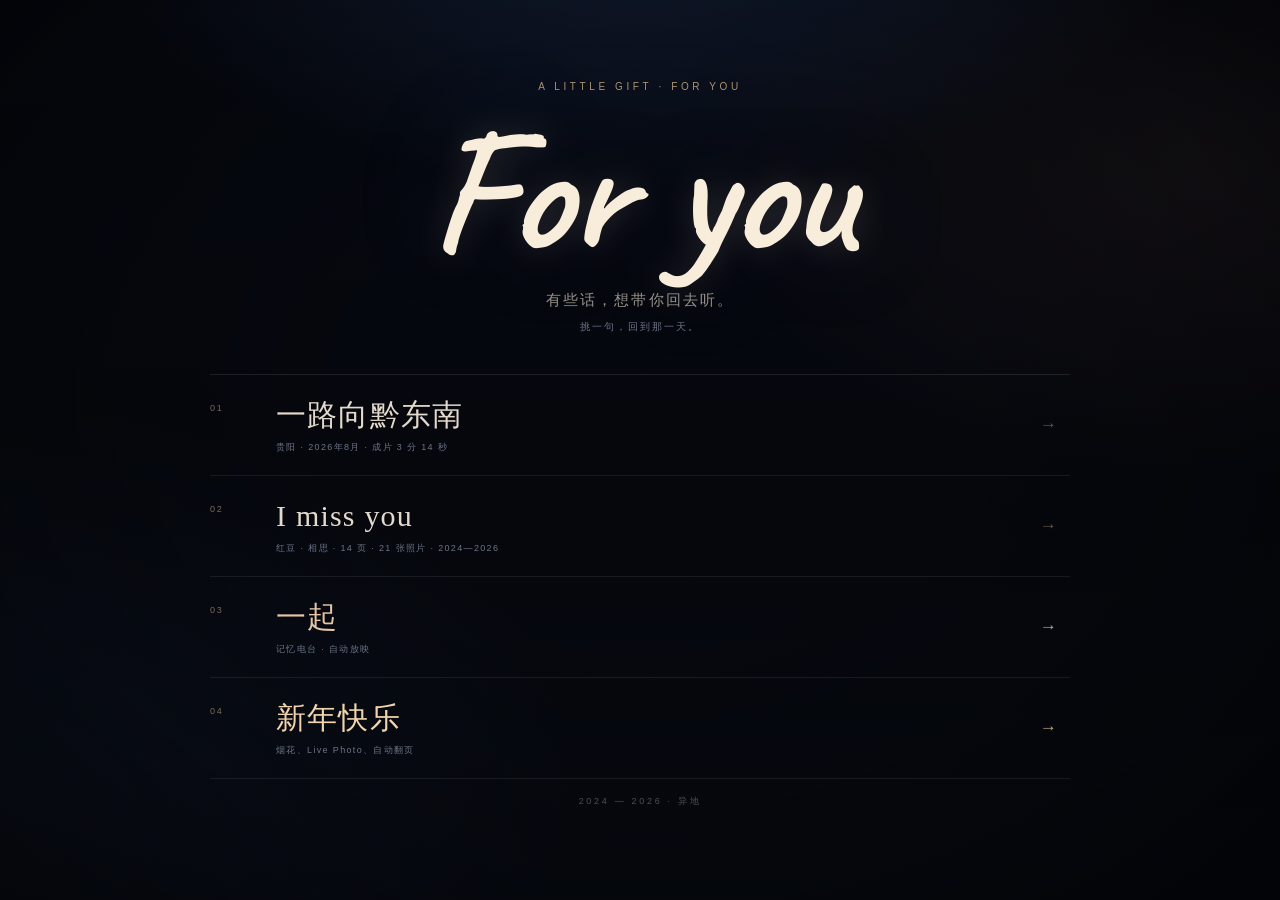
<file: index.html>
<!doctype html>
<html lang="zh-CN">
<head>
  <meta charset="utf-8">
  <meta name="viewport" content="width=device-width, initial-scale=1, viewport-fit=cover">
  <meta name="theme-color" content="#05070d">
  <meta name="description" content="有些话，想带你回去听。">
  <title>For you</title>
  <link rel="icon" href="assets/favicon.svg" type="image/svg+xml">
  <link rel="preload" href="assets/fonts/caveat-600.woff2" as="font" type="font/woff2" crossorigin>
  <link rel="stylesheet" href="styles.css">
</head>
<body class="entry home">
  <canvas id="stars" aria-hidden="true"></canvas>
  <div class="aurora" aria-hidden="true"></div>
  <div class="grain" aria-hidden="true"></div>

  <main class="entry-wrap home-wrap">
    <p class="eyebrow">A LITTLE GIFT · FOR YOU</p>
    <h1 class="home-title">For you</h1>
    <p class="entry-sub">有些话，想带你回去听。</p>
    <p class="entry-note">挑一句，回到那一天。</p>

    <nav class="sentence-list" aria-label="想带你回去的句子">
      <a class="sentence-item" href="guiyang.html" data-transition>
        <span class="sentence-index">01</span>
        <span class="sentence-text">一路向黔东南</span>
        <span class="sentence-meta">贵阳 · 2026年8月 · 成片 3 分 14 秒</span>
        <span class="sentence-arrow" aria-hidden="true">→</span>
      </a>

      <a class="sentence-item" href="miss-you.html" data-transition>
        <span class="sentence-index">02</span>
        <span class="sentence-text">I miss you</span>
        <span class="sentence-meta">红豆 · 相思 · 14 页 · 21 张照片 · 2024—2026</span>
        <span class="sentence-arrow" aria-hidden="true">→</span>
      </a>

      <a class="sentence-item sentence-item--together" href="together.html" data-transition>
        <span class="sentence-index">03</span>
        <span class="sentence-text">一起</span>
        <span class="sentence-meta">记忆电台 · 自动放映</span>
        <span class="sentence-arrow" aria-hidden="true">→</span>
      </a>

      <a class="sentence-item sentence-item--new-year" href="new-year.html" data-transition>
        <span class="sentence-index">04</span>
        <span class="sentence-text">新年快乐</span>
        <span class="sentence-meta">烟花、Live Photo、自动翻页</span>
        <span class="sentence-arrow" aria-hidden="true">→</span>
      </a>
    </nav>

    
    <p class="entry-foot">2024 — 2026 · 异地</p>
  </main>

  <script src="miss-you.js"></script>
  <script src="home.js"></script>
</body>
</html>
</file>
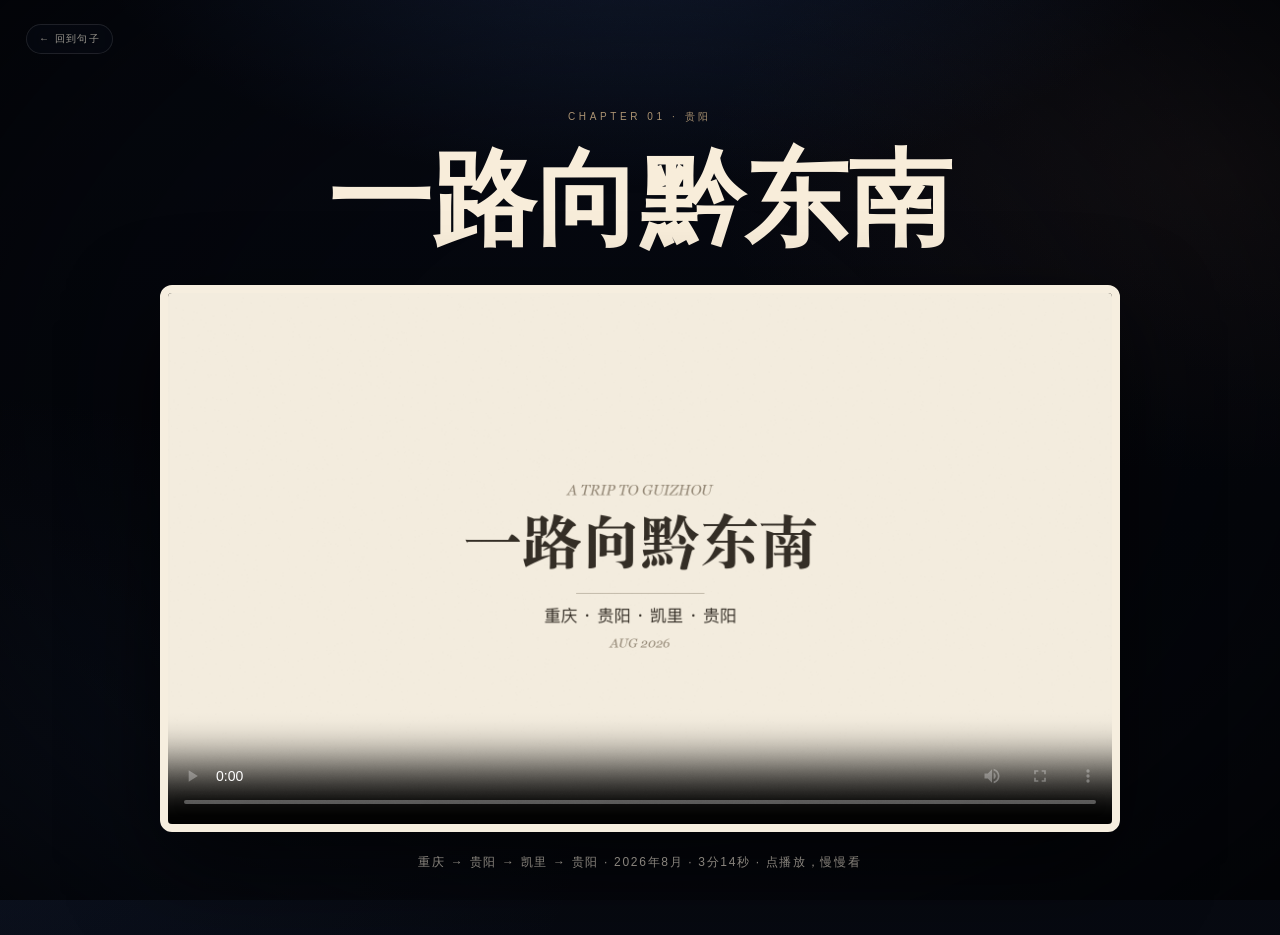
<file: guiyang.html>
<!doctype html>
<html lang="zh-CN">
<head>
  <meta charset="utf-8">
  <meta name="viewport" content="width=device-width, initial-scale=1, viewport-fit=cover">
  <meta name="theme-color" content="#05070d">
  <meta name="description" content="《贵阳》——2026年8月，一路向黔东南。">
  <title>贵阳 · 一路向黔东南</title>
  <link rel="icon" href="assets/favicon.svg" type="image/svg+xml">
  <link rel="preload" href="assets/fonts/caveat-600.woff2" as="font" type="font/woff2" crossorigin>
  <link rel="stylesheet" href="styles.css">
  <style>
    .film-page {
      position: relative;
      z-index: 2;
      min-height: 100svh;
      display: flex;
      flex-direction: column;
      align-items: center;
      justify-content: center;
      text-align: center;
      padding: 110px 22px 64px;
    }
    .film-title {
      font-family: "Caveat", "Bradley Hand", "Snell Roundhand", cursive;
      font-weight: 600;
      font-size: clamp(56px, 9vw, 104px);
      line-height: 0.95;
      color: #f8edda;
      margin: 0 0 34px;
    }
    .film-video {
      display: block;
      width: min(960px, 94vw);
      border: 8px solid #f6eedf;
      border-radius: 12px;
      background: #000;
      box-shadow: 0 34px 90px rgba(0, 0, 0, 0.6);
    }
    .film-note {
      margin: 22px 0 0;
      color: rgba(246, 236, 220, 0.55);
      font-size: 12px;
      letter-spacing: 0.14em;
    }
    @media (max-width: 760px) {
      .film-video { border-width: 5px; }
      .film-note { font-size: 10px; letter-spacing: 0.1em; }
    }
  </style>
</head>
<body class="night">
  <canvas id="stars" aria-hidden="true"></canvas>
  <div class="aurora" aria-hidden="true"></div>
  <div class="grain" aria-hidden="true"></div>

  <a class="top-back" href="index.html">← 回到句子</a>

  <main class="film-page">
    <p class="eyebrow">CHAPTER 01 · 贵阳</p>
    <h1 class="film-title">一路向黔东南</h1>
    <video class="film-video" controls playsinline preload="metadata" poster="assets/guiyang/title.png" aria-label="成片：一路向黔东南">
      <source src="assets/guiyang/film.mp4" type="video/mp4">
    </video>
    <p class="film-note">重庆 → 贵阳 → 凯里 → 贵阳 · 2026年8月 · 3分14秒 · 点播放，慢慢看</p>
  </main>

  <script src="miss-you.js"></script>
</body>
</html>
</file>
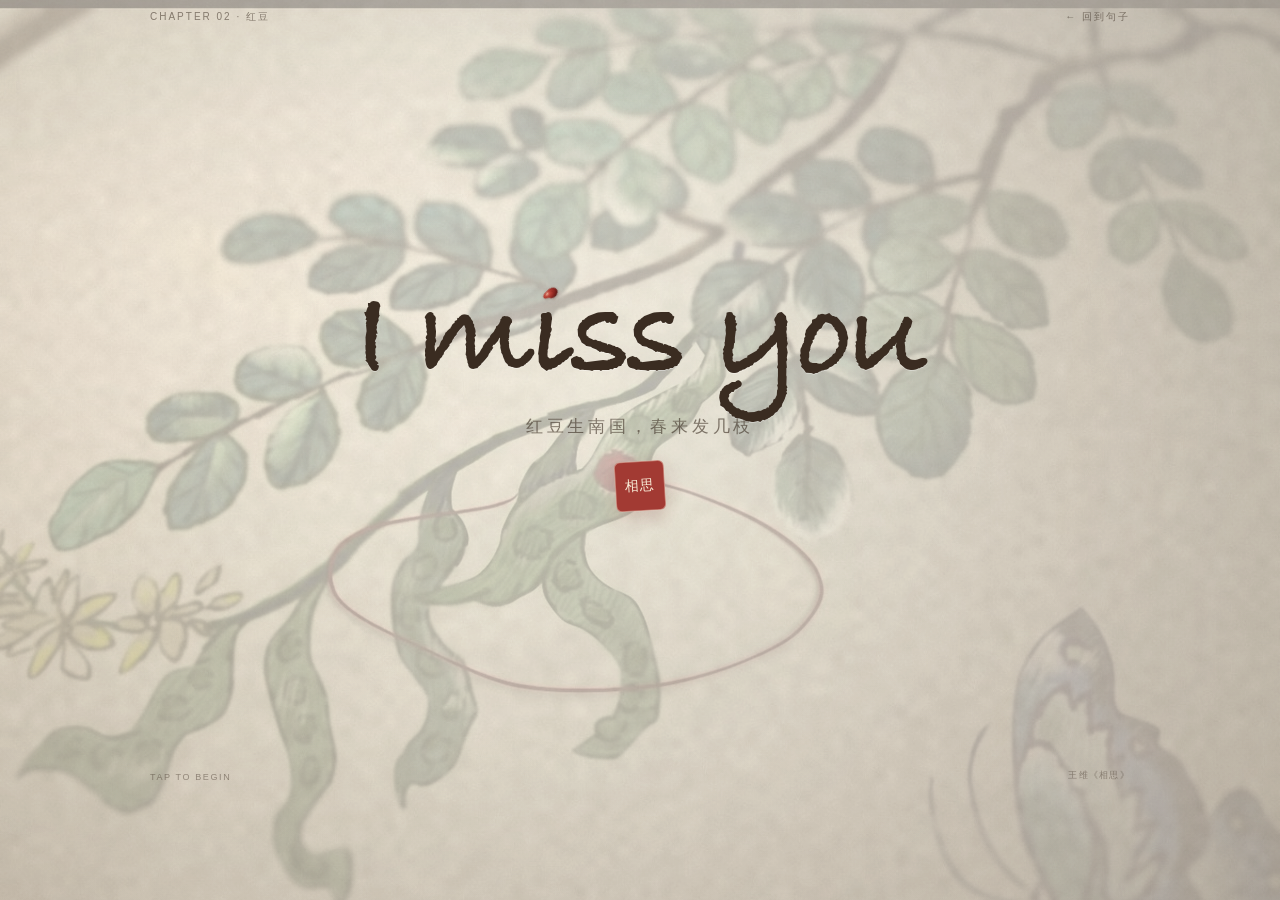
<file: miss-you.html>
<!doctype html>
<html lang="zh-CN">
<head>
  <meta charset="utf-8">
  <meta name="viewport" content="width=device-width, initial-scale=1, viewport-fit=cover">
  <meta name="theme-color" content="#081214">
  <title>红豆 · 相思 — I miss you</title>
  <link rel="stylesheet" href="assets/redbean/css/style.css">
  <link rel="stylesheet" href="assets/redbean/table.css">
</head>
<body class="locked">
  <section class="landing" id="landing">
    <div class="landing-paper" aria-hidden="true"></div>
    <div class="landing-wash" aria-hidden="true"></div>
    <div class="landing-branch" aria-hidden="true"></div>
    <div class="landing-inner">
      <div class="landing-top">
        <span>CHAPTER 02 · 红豆</span>
        <a class="rb-home" href="index.html">← 回到句子</a>
      </div>

      <button class="sentence" id="openMemory" aria-label="打开这一章">
        <span class="sentence-en">I m<span class="i-bean">ı<svg class="i-bean-mark" viewBox="0 0 64 44" aria-hidden="true">
          <defs>
            <radialGradient id="beanFill" cx="33%" cy="26%" r="80%">
              <stop offset="0" stop-color="#dd7863"/>
              <stop offset=".3" stop-color="#b84035"/>
              <stop offset=".66" stop-color="#8e2822"/>
              <stop offset="1" stop-color="#5a1714"/>
            </radialGradient>
            <linearGradient id="beanCrease" x1="0" y1="0" x2="1" y2="1">
              <stop offset="0" stop-color="#6c1c18" stop-opacity="0"/>
              <stop offset=".5" stop-color="#6c1c18" stop-opacity=".55"/>
              <stop offset="1" stop-color="#6c1c18" stop-opacity="0"/>
            </linearGradient>
          </defs>
          <path d="M32 3 C48 2 61 11 60 24 C59 35 47 41 34 39 C27 38 22 34 19 29 C16 24 12 22 7 20 C1 17 2 8 10 5 C17 2 24 4 32 3 Z" fill="url(#beanFill)"/>
          <path d="M35 12 C43 14 47 21 44 28" fill="none" stroke="url(#beanCrease)" stroke-width="2.4" stroke-linecap="round"/>
          <ellipse cx="22" cy="12" rx="7" ry="3.6" fill="rgba(255,236,214,.42)" transform="rotate(-24 22 12)"/>
          <path d="M9 18 C13 16 17 15 21 15" fill="none" stroke="rgba(91,24,20,.35)" stroke-width="1.4" stroke-linecap="round"/>
        </svg></span>ss you</span>
        <span class="sentence-cn">红豆生南国，春来发几枝</span>
        <span class="seal" aria-hidden="true">相思</span>
      </button>

      <div class="landing-bottom">
        <span class="hint">tap to begin</span>
        <span class="landing-credit">王维《相思》</span>
      </div>
    </div>
  </section>

  <main class="memory" id="memory" aria-hidden="true">
    <div class="ink" aria-hidden="true"></div>
    <div class="moon" aria-hidden="true"></div>
    <img class="branch branch--night" src="assets/redbean/art/redbean-branch.svg" alt="" aria-hidden="true">
    <div class="motif motif--umbrella" aria-hidden="true"></div>
    <img class="motif-hairpin" src="assets/redbean/art/hairpin.svg" alt="" aria-hidden="true">
    <canvas id="beans" aria-hidden="true"></canvas>
    <div class="grain" aria-hidden="true"></div>

    <header class="topbar">
      <button class="ghost" id="backBtn" aria-label="回到句子">
        <span class="ghost-arrow">←</span><span class="ghost-text">sentences</span>
      </button>
      <div class="chapter"><span class="chapter-bean" aria-hidden="true"></span>红豆 · 相思</div>
      <button class="sound" id="soundBtn" aria-label="播放背景音乐" aria-pressed="false" title="BGM · 吉泰路107号">
        <span class="bars" aria-hidden="true"><i></i><i></i><i></i></span>
      </button>
    </header>

    <section class="stage" id="stage" aria-label="自动放映">
      <div class="slides" id="slides">
        <figure class="slide story-slide" data-index="0" data-duration="6000" data-climax="false">
          <div class="story-grid">
            <div class="story-copy">
              <p class="story-kicker">01 / 2024·11</p>
              <h2 class="story-title">不敢承认的思念</h2>
              <p class="story-sub">伟大的暧昧期
2024/11/07</p>
            </div>
            <div class="story-gallery story-gallery--two">
              <figure class="story-photo" style="--ar:0.735"><img src="assets/redbean/table/photo-01.jpg" alt="聊天记录" decoding="async"></figure>
              <figure class="story-photo" style="--ar:0.59"><img src="assets/redbean/table/photo-02.jpg" alt="聊天记录" decoding="async"></figure>
            </div>
          </div>
        </figure>

        <figure class="slide story-slide" data-index="1" data-duration="7000" data-climax="false">
          <div class="story-grid">
            <div class="story-copy">
              <p class="story-kicker">02 / 告别</p>
              <h2 class="story-title">我讨厌告别</h2>
              <p class="story-sub">我会想你</p>
            </div>
            <div class="story-gallery story-gallery--one">
              <figure class="story-photo" style="--ar:0.951"><img src="assets/redbean/table/photo-03.jpg" alt="聊天记录" decoding="async"></figure>
            </div>
          </div>
        </figure>

        <figure class="slide story-slide" data-index="2" data-duration="13000" data-climax="false">
          <div class="story-grid">
            <div class="story-copy">
              <p class="story-kicker">03 / 晴天</p>
              <h2 class="story-title">等一个艳阳天</h2>
              <p class="story-sub story-sub--long">☀️ 本义：晴朗无云。“晏”是形声字，从“日”，“安”声，本义与天气相关，指天空晴朗无云。古籍中常以“天清日晏”或“天清也”来描述这种清朗景象。</p>
              <img class="story-apple" src="assets/redbean/table/apple.jpg" alt="" aria-hidden="true" decoding="async">
            </div>
            <div class="story-gallery story-gallery--one">
              <figure class="story-photo" style="--ar:0.56"><img src="assets/redbean/table/photo-04.jpg" alt="晴天" decoding="async"></figure>
            </div>
          </div>
        </figure>

        <figure class="slide story-slide" data-index="3" data-duration="7000" data-climax="false">
          <div class="story-grid">
            <div class="story-copy">
              <p class="story-kicker">04 / 想说的话</p>
              <h2 class="story-title">有好多好多的话要讲</h2>
            </div>
            <div class="story-gallery story-gallery--one">
              <figure class="story-photo" style="--ar:0.472"><img src="assets/redbean/table/photo-05.jpg" alt="视频通话" decoding="async"></figure>
            </div>
          </div>
        </figure>

        <figure class="slide story-slide" data-index="4" data-duration="7000" data-climax="false">
          <div class="story-grid">
            <div class="story-copy">
              <p class="story-kicker">05 / 成都</p>
              <h2 class="story-title">筹划你第一次来成都</h2>
            </div>
            <div class="story-gallery story-gallery--one">
              <figure class="story-photo" style="--ar:0.887"><img src="assets/redbean/table/photo-06.jpg" alt="聊天记录" decoding="async"></figure>
            </div>
          </div>
        </figure>

        <figure class="slide story-slide" data-index="5" data-duration="7000" data-climax="false">
          <div class="story-grid">
            <div class="story-copy">
              <p class="story-kicker">06 / 心照不宣</p>
              <h2 class="story-title">“心照不宣”</h2>
            </div>
            <div class="story-gallery story-gallery--one">
              <figure class="story-photo" style="--ar:0.59"><img src="assets/redbean/table/photo-07.jpg" alt="聊天记录" decoding="async"></figure>
            </div>
          </div>
        </figure>

        <figure class="slide story-slide" data-index="6" data-duration="8000" data-climax="true">
          <div class="story-grid">
            <div class="story-copy">
              <p class="story-kicker">07 / 最想你的时候</p>
              <h2 class="story-title">我好想你！</h2>
            </div>
            <div class="story-gallery story-gallery--three">
              <figure class="story-photo" style="--ar:1.056"><img src="assets/redbean/table/photo-08.jpg" alt="聊天记录" decoding="async"></figure>
              <figure class="story-photo" style="--ar:1.092"><img src="assets/redbean/table/photo-09.jpg" alt="聊天记录" decoding="async"></figure>
              <figure class="story-photo" style="--ar:0.462"><img src="assets/redbean/table/photo-10.jpg" alt="搜索记录" decoding="async"></figure>
            </div>
          </div>
        </figure>

        <figure class="slide story-slide" data-index="7" data-duration="7000" data-climax="true">
          <div class="story-grid">
            <div class="story-copy">
              <p class="story-kicker">08 / 后来</p>
              <h2 class="story-title">02/14</h2>
              <p class="story-sub">马上就可以见到了那</p>
            </div>
            <div class="story-gallery story-gallery--one"><figure class="story-photo" style="--ar:0.606"><img src="assets/redbean/cards/new01.jpg" alt="聊天记录" decoding="async"></figure></div>
          </div>
        </figure>

        <figure class="slide story-slide" data-index="8" data-duration="7000" data-climax="true">
          <div class="story-grid">
            <div class="story-copy">
              <p class="story-kicker">09 / 后来</p>
              <h2 class="story-title">02/20</h2>
              <p class="story-sub">想抱着你睡觉</p>
            </div>
            <div class="story-gallery story-gallery--one"><figure class="story-photo" style="--ar:0.606"><img src="assets/redbean/cards/new02.jpg" alt="聊天记录" decoding="async"></figure></div>
          </div>
        </figure>

        <figure class="slide story-slide" data-index="9" data-duration="7000" data-climax="true">
          <div class="story-grid">
            <div class="story-copy">
              <p class="story-kicker">10 / 后来</p>
              <h2 class="story-title">想你</h2>
              <p class="story-sub">宝宝</p>
            </div>
            <div class="story-gallery story-gallery--one"><figure class="story-photo" style="--ar:0.606"><img src="assets/redbean/cards/new03.jpg" alt="聊天记录" decoding="async"></figure></div>
          </div>
        </figure>

        <figure class="slide story-slide" data-index="10" data-duration="7000" data-climax="true">
          <div class="story-grid">
            <div class="story-copy">
              <p class="story-kicker">11 / 后来</p>
              <h2 class="story-title">03/22</h2>
              <p class="story-sub">立刻传送到我面前</p>
            </div>
            <div class="story-gallery story-gallery--one"><figure class="story-photo" style="--ar:0.606"><img src="assets/redbean/cards/new04.jpg" alt="聊天记录" decoding="async"></figure></div>
          </div>
        </figure>

        <figure class="slide story-slide" data-index="11" data-duration="7000" data-climax="true">
          <div class="story-grid">
            <div class="story-copy">
              <p class="story-kicker">12 / 后来</p>
              <h2 class="story-title">06/08</h2>
              <p class="story-sub">刚下地铁</p>
            </div>
            <div class="story-gallery story-gallery--one"><figure class="story-photo" style="--ar:0.606"><img src="assets/redbean/cards/new05.jpg" alt="聊天记录" decoding="async"></figure></div>
          </div>
        </figure>

        <figure class="slide story-slide" data-index="12" data-duration="7000" data-climax="true">
          <div class="story-grid">
            <div class="story-copy">
              <p class="story-kicker">13 / 后来</p>
              <h2 class="story-title">07/05</h2>
              <p class="story-sub">想你了</p>
            </div>
            <div class="story-gallery story-gallery--one"><figure class="story-photo" style="--ar:0.606"><img src="assets/redbean/cards/new06.jpg" alt="聊天记录" decoding="async"></figure></div>
          </div>
        </figure>

        <figure class="slide story-slide story-slide--film" data-index="13" data-duration="17000" data-climax="true">
          <div class="story-copy story-copy--film">
            <p class="story-kicker">14 / 搜索</p>
            <h2 class="story-title">搜索 · 想你</h2>
            <p class="story-sub">后来，在搜索框里找你</p>
          </div>

          <div class="film-scene" data-interval="520" data-max="18" aria-hidden="true">
            <div class="scene-glow"></div>
            <div class="scene-floor"></div>

            <div class="camera-rig">
              <div class="camera-stand">
                <div class="stand-head">
                  <div class="head-plate"></div>
                  <div class="head-body"></div>
                  <div class="head-knob"></div>
                  <div class="head-arm"></div>
                </div>
                <div class="stand-column">
                  <div class="column-lock"></div>
                </div>
                <div class="stand-legs">
                  <div class="leg leg--c">
                    <i class="leg-clamp"></i>
                    <b class="leg-foot"></b>
                  </div>
                  <div class="leg leg--l">
                    <i class="leg-clamp"></i>
                    <b class="leg-foot"></b>
                  </div>
                  <div class="leg leg--r">
                    <i class="leg-clamp"></i>
                    <b class="leg-foot"></b>
                  </div>
                </div>
              </div>

              <div class="retro-camera">
                <div class="dslr-lens">
                  <i class="lens-tube"></i>
                  <i class="lens-knurl"></i>
                  <i class="lens-base"></i>
                  <i class="lens-rim"></i>
                  <i class="lens-glass"></i>
                </div>
                <div class="dslr-side">
                  <i class="dslr-lug"></i>
                </div>
                <div class="dslr-body">
                  <i class="dslr-grip"></i>
                  <i class="dslr-sync"></i>
                  <i class="dslr-timer"></i>
                </div>
                <div class="dslr-prism">
                  <i class="dslr-hotshoe"></i>
                  <i class="dslr-brand">RICOH</i>
                </div>
                <div class="dslr-top">
                  <i class="dslr-dial dslr-dial--mode"></i>
                  <span class="film-counter"><span class="counter-num">0</span></span>
                  <i class="dslr-btn"></i>
                  <i class="dslr-dial dslr-dial--shutter"></i>
                </div>
                <i class="film-gate"></i>
              </div>
            </div>

            <div class="film-ribbon">
              <svg class="ribbon-svg" aria-hidden="true"></svg>
              <div class="ribbon-frames"></div>
            </div>

            <p class="scene-caption"><i></i>胶卷自动放映中</p>
          </div>

          <script type="application/json" id="film-photos">["assets/redbean/table/frame-01.jpg","assets/redbean/table/frame-02.jpg","assets/redbean/table/frame-03.jpg","assets/redbean/table/frame-04.jpg","assets/redbean/table/frame-05.jpg","assets/redbean/table/frame-06.jpg","assets/redbean/table/frame-07.jpg","assets/redbean/table/frame-08.jpg","assets/redbean/table/frame-09.jpg","assets/redbean/table/frame-10.jpg","assets/redbean/table/frame-11.jpg","assets/redbean/table/frame-12.jpg","assets/redbean/table/frame-13.jpg","assets/redbean/table/frame-14.jpg","assets/redbean/table/frame-15.jpg","assets/redbean/table/frame-16.jpg","assets/redbean/table/frame-17.jpg","assets/redbean/table/frame-18.jpg"]</script>
        </figure>

      </div>

      <div class="controls" id="controls">
        <div class="bean-dots" id="dots" aria-label="放映进度"></div>
        <div class="control-row">
          <button class="ctrl" id="prevBtn" aria-label="上一张">‹</button>
          <button class="ctrl ctrl--play" id="playBtn" aria-label="暂停自动放映"><span id="playIcon">❚❚</span></button>
          <button class="ctrl" id="nextBtn" aria-label="下一张">›</button>
          <div class="control-meta"><span id="counter">01 / 14</span><span id="autoLabel">AUTO</span></div>
        </div>
        <div class="timebar" aria-hidden="true"><span id="timeFill"></span></div>
      </div>
    </section>

    <section class="outro" id="outro" aria-hidden="true" hidden>
      <img class="branch branch--outro" src="assets/redbean/art/redbean-branch.svg" alt="" aria-hidden="true">
      <span class="seal seal--large" aria-hidden="true">相思</span>
      <p class="outro-poem">红豆生南国，春来发几枝。<br>愿君多采撷，此物最相思。</p>
      <p class="outro-cn">一千次的思念换一次相见。</p>
      <div class="outro-actions">
        <button class="outline-btn" id="replayBtn">再看一遍</button>
        <button class="outline-btn outline-btn--dim" id="outroBack">回到句子</button>
      </div>
      <p class="credit">诗 · 王维《相思》　画面元素 · 中国唱诗班《相思》</p>
      <p class="credit">BGM · 吉泰路107号</p>
    </section>

    <div class="toast" id="toast" role="status" aria-live="polite"></div>
    <audio id="bgm" loop preload="metadata">
      <source src="assets/redbean/audio/chapter_bgm.m4a" type="audio/mp4">
      <source src="assets/redbean/audio/chapter_bgm.mp3" type="audio/mpeg">
    </audio>
  </main>

  <script src="assets/redbean/js/main.js"></script>
</body>
</html>
</file>
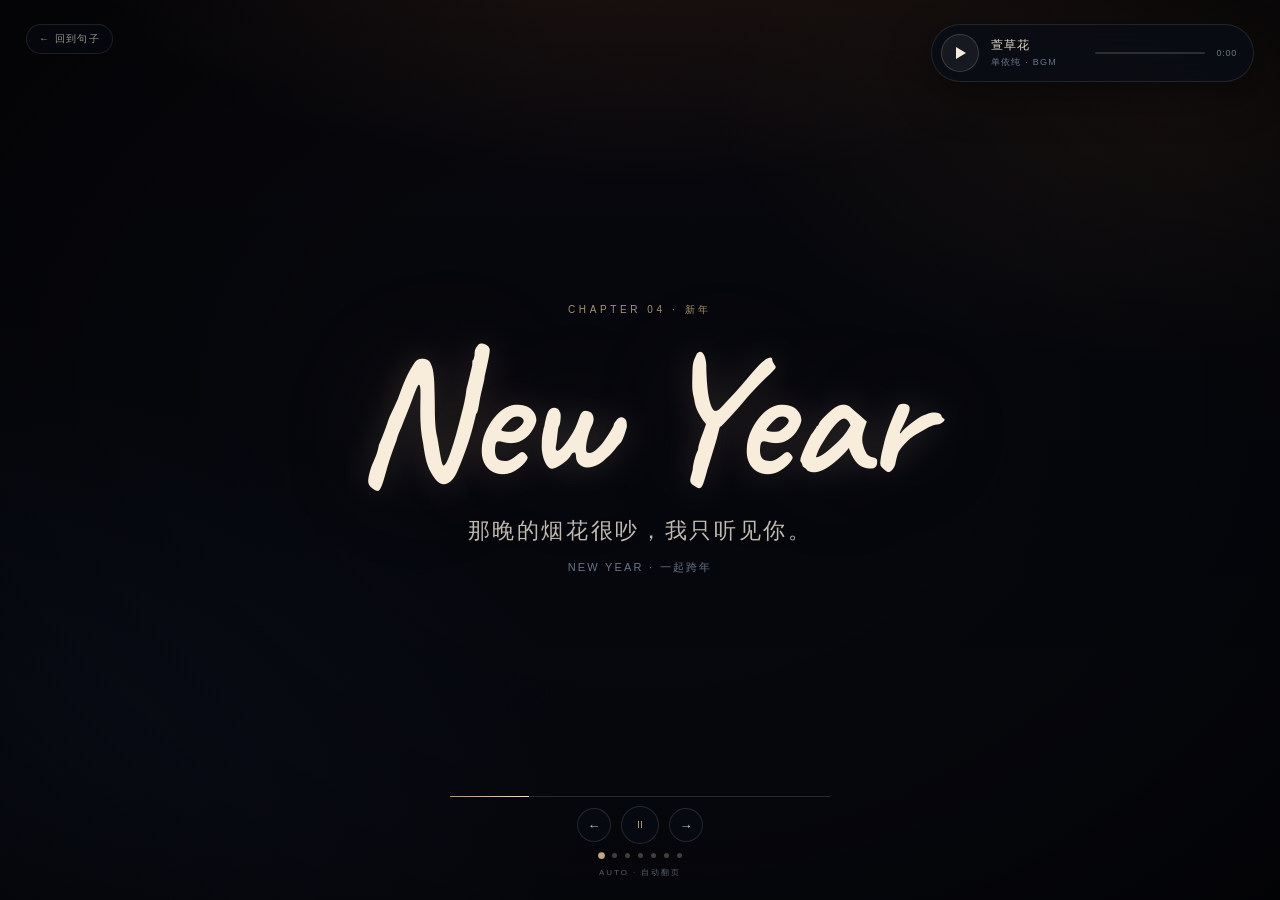
<file: new-year.html>
<!doctype html>
<html lang="zh-CN">
<head>
  <meta charset="utf-8">
  <meta name="viewport" content="width=device-width, initial-scale=1, viewport-fit=cover">
  <meta name="theme-color" content="#05070d">
  <meta name="description" content="《新年》——那晚的烟花很吵，我只听见你。">
  <title>New Year · For you</title>
  <link rel="icon" href="assets/favicon.svg" type="image/svg+xml">
  <link rel="preload" href="assets/fonts/caveat-600.woff2" as="font" type="font/woff2" crossorigin>
  <link rel="stylesheet" href="styles.css">
</head>
<body class="night chapter deck-mode">
  <canvas id="stars" aria-hidden="true"></canvas>
  <div class="aurora" aria-hidden="true"></div>
  <div class="grain" aria-hidden="true"></div>

  <a class="top-back" href="index.html">← 回到句子</a>

  <main class="deck" id="deck" aria-label="新年章节，自动翻页">
    <section class="slide slide--hero is-active" data-duration="5200" aria-label="章节封面">
      <div class="slide-inner slide-inner--hero">
        <p class="eyebrow">CHAPTER 04 · 新年</p>
        <h1>New Year</h1>
        <p class="lede">那晚的烟花很吵，我只听见你。</p>
        <p class="note">NEW YEAR · 一起跨年</p>
      </div>
    </section>

    <section class="slide" data-duration="8000" aria-label="双联页：现在和很多年以后">
      <div class="slide-inner">
        <div class="slide-visual">
          <a class="slide-zoom" href="assets/new-year/01_diptych.jpg" target="_blank" rel="noopener" aria-label="查看双联页大图">
            <img class="slide-media" src="assets/new-year/01_diptych.jpg" width="1080" height="1440" alt="新年双联页：左边是我们现在的背影，右边是一对相守很多年的爱人">
          </a>
        </div>
        <div class="slide-copy">
          <p class="slide-kicker">01 / 双联页</p>
          <h2>One Day, Us</h2>
          <p>这是我们现在，也是我想要的以后。</p>
          <a class="plain-link" href="assets/new-year/01_diptych.jpg" target="_blank" rel="noopener">查看大图 →</a>
        </div>
      </div>
    </section>

    <section class="slide" data-duration="8000" aria-label="新年自拍手账页">
      <div class="slide-inner">
        <div class="slide-visual">
          <div class="slide-video-wrap">
            <video class="slide-media slide-video" poster="assets/new-year/03_selfie.jpg" muted loop playsinline preload="metadata" aria-label="新年自拍手账页的动态效果">
              <source src="assets/new-year/03_preview.mp4" type="video/mp4">
            </video>
            <span class="live-badge"><i aria-hidden="true"></i>LIVE</span>
          </div>
        </div>
        <div class="slide-copy">
          <p class="slide-kicker">02 / 你靠过来的那一秒</p>
          <h2>This Close</h2>
          <p>新的一年，还是想离你这么近。</p>
          <a class="plain-link" href="assets/new-year/03_live.pvt.zip" download>保存这张 Live Photo →</a>
        </div>
      </div>
    </section>

    <section class="slide" data-duration="8000" aria-label="烟花下的手账页">
      <div class="slide-inner">
        <div class="slide-visual">
          <div class="slide-video-wrap">
            <video class="slide-media slide-video" poster="assets/new-year/04_fireworks.jpg" muted loop playsinline preload="metadata" aria-label="烟花下手账页的动态效果">
              <source src="assets/new-year/04_preview.mp4" type="video/mp4">
            </video>
            <span class="live-badge"><i aria-hidden="true"></i>LIVE</span>
          </div>
        </div>
        <div class="slide-copy">
          <p class="slide-kicker">03 / 烟花下</p>
          <h2>Fireworks for You</h2>
          <p>烟花是给新年的，你是给我的。</p>
          <a class="plain-link" href="assets/new-year/04_live.pvt.zip" download>保存这张 Live Photo →</a>
        </div>
      </div>
    </section>

    <section class="slide" data-duration="8000" aria-label="你拍夜景的手账页">
      <div class="slide-inner">
        <div class="slide-visual">
          <a class="slide-zoom" href="assets/new-year/05_city_lights.jpg" target="_blank" rel="noopener" aria-label="查看 City Lights 手账页大图">
            <img class="slide-media" src="assets/new-year/05_city_lights.jpg" width="1080" height="1440" alt="城市夜景手账页：她举着手机拍对岸的灯，我在后面拍她">
          </a>
        </div>
        <div class="slide-copy">
          <p class="slide-kicker">04 / 你拍夜景</p>
          <h2>City Lights</h2>
          <p>你在拍夜景，我在拍你。</p>
          <a class="plain-link" href="assets/new-year/05_city_lights.jpg" target="_blank" rel="noopener">查看大图 →</a>
        </div>
      </div>
    </section>

    <section class="slide" data-duration="8000" aria-label="最后一张糊掉的照片">
      <div class="slide-inner">
        <div class="slide-visual">
          <a class="slide-zoom" href="assets/new-year/06_last_frame.jpg" target="_blank" rel="noopener" aria-label="查看 The Last Frame 手账页大图">
            <img class="slide-media" src="assets/new-year/06_last_frame.jpg" width="1080" height="1440" alt="最后一张合照手账页：昏暗的夜里，两个人的脸靠在一起">
          </a>
        </div>
        <div class="slide-copy">
          <p class="slide-kicker">05 / 最后一张</p>
          <h2>The Last Frame</h2>
          <p>最后一张很暗，但那天记得很清楚。</p>
          <a class="plain-link" href="assets/new-year/06_last_frame.jpg" target="_blank" rel="noopener">查看大图 →</a>
        </div>
      </div>
    </section>

    <section class="slide slide--outro" data-duration="0" aria-label="章节结尾">
      <div class="slide-inner slide-inner--outro">
        <p class="slide-kicker">NEW YEAR · 新年</p>
        <p class="deck-quote">愿我们也有很多年以后。</p>
        <p class="deck-sub">a wish for the years ahead</p>
        <a class="back" href="index.html">← 回到句子</a>
        <p class="signature">for you, always.</p>
      </div>
    </section>
  </main>

  <div class="deck-ui">
    <div class="deck-progress" aria-hidden="true"><i id="deckProgress"></i></div>
    <div class="deck-controls">
      <button id="deckPrev" type="button" aria-label="上一页">←</button>
      <button id="deckPlay" type="button" aria-label="暂停自动翻页"><span id="deckPlayIcon">Ⅱ</span></button>
      <button id="deckNext" type="button" aria-label="下一页">→</button>
    </div>
    <div class="deck-dots" id="deckDots" aria-label="页码"></div>
    <p class="deck-status" id="deckStatus">AUTO · 自动翻页</p>
  </div>

  <div class="player" id="player">
    <button id="playBtn" type="button" aria-label="播放或暂停背景音乐">
      <span class="play-icon" aria-hidden="true"></span>
    </button>
    <div class="player-text">
      <span class="player-title">萱草花</span>
      <span class="player-artist">单依纯 · BGM</span>
    </div>
    <div class="player-bar" aria-hidden="true"><span id="progress"></span></div>
    <div class="player-time" id="time">0:00</div>
  </div>
  <audio id="bgm" src="assets/audio/xuan_caohua.mp3" loop preload="none"></audio>

  <div class="toast" id="toast" role="status" aria-live="polite"></div>

  <script src="miss-you.js"></script>
  <script src="new-year.js"></script>
</body>
</html>
</file>
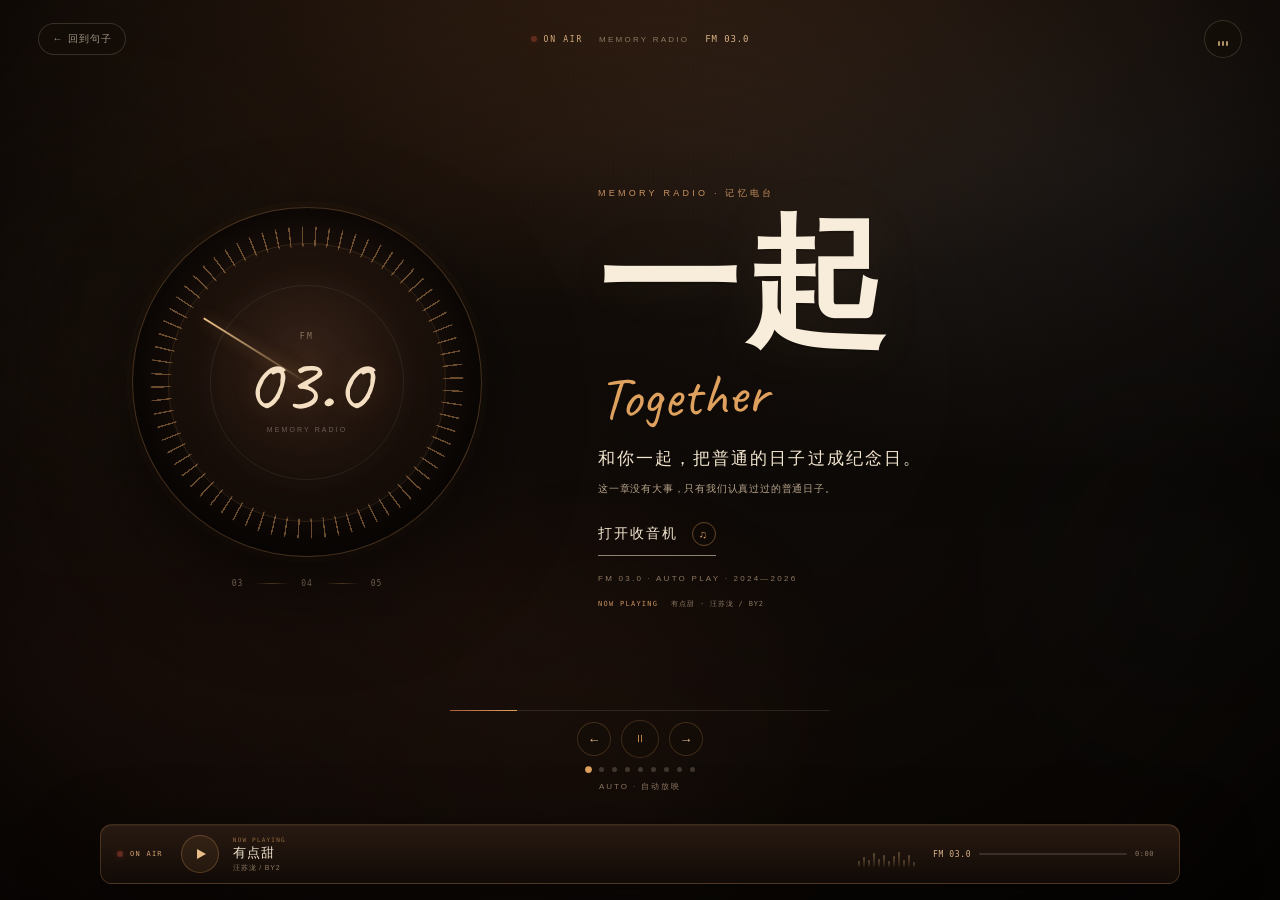
<file: together.html>
<!doctype html>
<html lang="zh-CN">
<head>
  <meta charset="utf-8">
  <meta name="viewport" content="width=device-width, initial-scale=1, viewport-fit=cover">
  <meta name="theme-color" content="#0c0806">
  <meta name="description" content="记忆电台 FM 03.0——一起，以及购物车、小家、糖醋排骨，和很多很多以后。">
  <title>一起 · 记忆电台</title>
  <link rel="icon" href="assets/favicon.svg" type="image/svg+xml">
  <link rel="preload" href="assets/fonts/caveat-600.woff2" as="font" type="font/woff2" crossorigin>
  <link rel="stylesheet" href="styles.css">
  <link rel="stylesheet" href="together.css">
  <link rel="stylesheet" href="radio.css">
  <script>document.documentElement.classList.add("js");</script>
</head>
<body class="together radio deck-mode">
  <div class="paper-stains" aria-hidden="true">
    <i class="stain stain--a"></i>
    <i class="stain stain--b"></i>
    <i class="stain stain--c"></i>
  </div>
  <div class="grain" aria-hidden="true"></div>

  <header class="together-top radio-top">
    <a class="top-back top-back--paper" href="index.html">← 回到句子</a>
    <div class="radio-top-center">
      <span class="radio-onair"><i aria-hidden="true"></i>ON AIR</span>
      <span class="top-chapter">MEMORY RADIO</span>
      <span class="top-freq" id="freqReadout">FM 03.0</span>
    </div>
    <button class="top-sound" id="soundBtn" type="button" aria-label="播放背景音乐" aria-pressed="false">
      <span class="sound-bars" aria-hidden="true"><i></i><i></i><i></i></span>
    </button>
  </header>

  <main class="deck" id="deck" aria-label="记忆电台：一起，自动放映">
    <section class="slide slide--hero is-active" data-duration="8000" data-freq="03.0" aria-label="节目封面">
      <div class="slide-inner slide-inner--radio">
        <div class="radio-tuner slide-tuner" aria-hidden="true">
          <div class="radio-dial">
            <div class="dial-ticks"></div>
            <div class="dial-needle" id="dialNeedle"></div>
            <div class="dial-cap">
              <span>FM</span>
              <strong>03.0</strong>
              <small>MEMORY RADIO</small>
            </div>
          </div>
          <div class="radio-scale"><span>03</span><i></i><span>04</span><i></i><span>05</span></div>
        </div>

        <div class="radio-hero-copy slide-hero-copy">
          <p class="t-eyebrow">MEMORY RADIO · 记忆电台</p>
          <h1 class="t-hero-cn">一起</h1>
          <p class="t-hero-en">Together</p>
          <p class="t-hero-sub">和你一起，把普通的日子过成纪念日。</p>
          <p class="t-hero-note">这一章没有大事，只有我们认真过过的普通日子。</p>
          <div class="t-hero-actions">
            <button class="t-start" id="startBtn" type="button">
              <span>打开收音机</span>
              <span class="t-start-icon" aria-hidden="true">♫</span>
            </button>
            <span class="t-hero-count">FM 03.0 · AUTO PLAY · 2024—2026</span>
          </div>
          <p class="radio-now"><span>NOW PLAYING</span> 有点甜 · 汪苏泷 / BY2</p>
        </div>
      </div>
    </section>

    <section class="slide" data-duration="9000" data-freq="03.1" aria-label="购物车">
      <div class="slide-inner">
        <div class="slide-visual">
          <div class="slide-frame">
            <div class="slide-video-wrap">
              <video class="slide-media slide-video" poster="assets/together/cart-patch.jpg" muted loop playsinline preload="metadata" aria-label="购物车手账页的动图">
                <source src="assets/together/cart-reveal.mp4" type="video/mp4">
              </video>
              <span class="t-live-badge"><i aria-hidden="true"></i>LIVE</span>
            </div>
          </div>
        </div>
        <div class="slide-copy">
          <p class="slide-kicker">01 · THE CART</p>
          <h2>Little Escape</h2>
          <p>她每次逛超市，都想坐进购物车。这一次，我陪她任性了一把。</p>
          <p class="t-hand">She always wanted a cart ride. This time, I said yes.</p>
          <a class="plain-link" href="assets/together/cart-live.pvt.zip" download>保存这张 Live Photo →</a>
        </div>
      </div>
    </section>

    <section class="slide" data-duration="8000" data-freq="03.2" aria-label="海豚">
      <div class="slide-inner">
        <div class="slide-visual">
          <div class="slide-frame slide-frame--polaroid">
            <div class="slide-video-wrap">
              <video class="slide-media slide-video" poster="assets/together/dolphin-patch.jpg" muted loop playsinline preload="metadata" aria-label="Soft Day 手账页的动图">
                <source src="assets/together/dolphin-reveal.mp4" type="video/mp4">
              </video>
              <span class="t-live-badge"><i aria-hidden="true"></i>LIVE</span>
            </div>
            <figcaption class="slide-frame-caption">“像不像我？”</figcaption>
          </div>
        </div>
        <div class="slide-copy">
          <p class="slide-kicker">02 · SOFT DAY</p>
          <h2>她的新朋友</h2>
          <p>沃尔玛的玩偶区一只超萌的海豚，不过好像还有更可爱的！</p>
          <p class="t-hand">She asked if it looked like her. It didn't come home with us.</p>
          <a class="plain-link" href="assets/together/dolphin-live.pvt.zip" download>保存这张 Live Photo →</a>
        </div>
      </div>
    </section>

    <section class="slide" data-duration="8000" data-freq="03.3" aria-label="小家一">
      <div class="slide-inner">
        <div class="slide-copy">
          <p class="slide-kicker">03 · 一起的小家 1/2</p>
          <h2>两把牙刷，一碗葡萄。</h2>
          <p>家不是一间房子，是这些很小很小的事。</p>
        </div>
        <div class="slide-visual">
          <div class="pair-grid">
            <figure class="pair-card">
              <img src="assets/together/home-toothbrush.jpg" width="1200" height="1600" alt="两把电动牙刷竖着拿在手里，刷头套着小熊和小鸡的透明保护壳，牙刷头朝上" loading="lazy" decoding="async">
              <figcaption><strong>两把牙刷</strong>并排站好。</figcaption>
            </figure>
            <figure class="pair-card">
              <img src="assets/together/home-grapes.jpg" width="1200" height="1600" alt="一只手捏着一颗剥好的青提，桌上有水果和零食" loading="lazy" decoding="async">
              <figcaption><strong>一碗葡萄</strong>超级甜的巨峰葡萄</figcaption>
            </figure>
          </div>
        </div>
      </div>
    </section>

    <section class="slide" data-duration="8000" data-freq="03.4" aria-label="小家二">
      <div class="slide-inner">
        <div class="slide-copy">
          <p class="slide-kicker">04 · 一起的小家 2/2</p>
          <h2>一桶泡面，一碗草莓。</h2>
          <p>Home is wherever you are.</p>
        </div>
        <div class="slide-visual">
          <div class="pair-grid">
            <figure class="pair-card">
              <img src="assets/together/home-noodles.jpg" width="1400" height="1050" alt="一桶 Hello Kitty 包装的泡面，背景是床、笔记本电脑和一份外卖" loading="lazy" decoding="async">
              <figcaption><strong>一桶泡面</strong>短暂的小家</figcaption>
            </figure>
            <figure class="pair-card">
              <img src="assets/together/home-strawberries.jpg" width="1400" height="1050" alt="一只手托着几颗洗好的草莓，背景是家里的床单" loading="lazy" decoding="async">
              <figcaption><strong>一碗草莓</strong>巨、巨、巨大草莓！</figcaption>
            </figure>
          </div>
        </div>
      </div>
    </section>

    <section class="slide" data-duration="9000" data-freq="03.5" aria-label="一起品尝美味">
      <div class="slide-inner slide-inner--food">
        <div class="slide-copy slide-copy--food">
          <p class="slide-kicker">05 · 一起品尝美味</p>
          <h2>把好吃的，都分你一半</h2>
          <p class="t-hand">Good food tastes better with you.</p>
        </div>
        <div class="food-strip">
          <figure class="food-card">
            <img src="assets/together/food-skewers.jpg" width="1400" height="1050" alt="烤盘上的肉串、烤鱼、烤年糕和烤豆腐，撒着葱花和辣椒" loading="lazy" decoding="async">
            <figcaption>去过无数次的宝藏小店</figcaption>
          </figure>
          <figure class="food-card">
            <img src="assets/together/food-burger.jpg" width="1400" height="1050" alt="木盘上的汉堡、薯条和黄色蘸酱，旁边有一杯波点饮料" loading="lazy" decoding="async">
            <figcaption>薯条小山，big大汉堡</figcaption>
          </figure>
          <figure class="food-card">
            <img src="assets/together/food-ice.jpg" width="1400" height="1050" alt="一碗芒果青提刨冰，上面有一大球冰淇淋和椰片" loading="lazy" decoding="async">
            <figcaption>麦记牛奶公司杰出作品</figcaption>
          </figure>
        </div>
      </div>
    </section>

    <section class="slide" data-duration="9000" data-freq="03.6" aria-label="糖醋排骨">
      <div class="slide-inner">
        <div class="slide-visual">
          <div class="ribs-frame">
            <img src="assets/together/ribs.jpg" width="1400" height="1480" alt="一只粉边花碗里盛着糖醋排骨，撒着桂花" loading="lazy" decoding="async">
          </div>
        </div>
        <div class="slide-copy">
          <p class="slide-kicker">06 · THE RECIPE</p>
          <h2>要做一辈子的<br>糖醋排骨</h2>
          <p>要烹饪最好吃😋的糖醋排骨</p>
          <p>我记住了。</p>
          <p class="t-hand">A lifetime of sweet and sour.</p>
          <span class="t-recipe-tag">家常菜 · 我们的以后</span>
        </div>
      </div>
    </section>

    <section class="slide" data-duration="9000" data-freq="03.7" aria-label="一直守着你">
      <div class="slide-inner">
        <div class="slide-copy">
          <p class="slide-kicker">07 · 一直守着你</p>
          <h2>今晚月色真美</h2>
          <p>给宝宝的小脚洗香香</p>
          <p class="t-hand">I’ll keep watch, always.</p>
        </div>
        <div class="slide-visual">
          <div class="pair-grid">
            <figure class="pair-card">
              <img src="assets/together/guard-sleep.jpg" width="1170" height="878" alt="她裹着云朵图案的被子睡着了，脸埋在枕头里" loading="lazy" decoding="async">
              <figcaption>睡着的时候是最最最可爱</figcaption>
            </figure>
            <figure class="pair-card">
              <img src="assets/together/guard-medicine.jpg" width="1200" height="1600" alt="两只手正在给宝宝的小脚做护理，手腕上戴着彩色串珠" loading="lazy" decoding="async">
              <figcaption>笨蛋宝子，伸出jiojio等我</figcaption>
            </figure>
          </div>
        </div>
      </div>
    </section>

    <section class="slide slide--outro" data-duration="0" data-freq="03.8" aria-label="晚安曲">
      <div class="slide-inner">
        <p class="slide-kicker">THE LAST PAGE</p>
        <p class="deck-quote">就这样，一直一起。</p>
        <p class="deck-sub">Together, for the long run.</p>
        <div class="final-photo-small">
          <img src="assets/together/hands.jpg" width="1350" height="1800" alt="黑暗里，两只牵在一起的手" loading="lazy" decoding="async">
        </div>
        <a class="back" href="index.html">← 回到句子</a>
        <p class="signature">for you, always.</p>
        <p class="radio-signoff">PROGRAM ENDS · 晚安</p>
      </div>
    </section>
  </main>

  <div class="deck-ui" id="deckUI">
    <div class="deck-progress" aria-hidden="true"><span id="deckProgress"></span></div>
    <div class="deck-controls">
      <button id="deckPrev" type="button" aria-label="上一页">←</button>
      <button id="deckPlay" type="button" aria-label="暂停自动放映"><span id="deckPlayIcon">Ⅱ</span></button>
      <button id="deckNext" type="button" aria-label="下一页">→</button>
    </div>
    <div class="deck-dots" id="deckDots" aria-hidden="true"></div>
    <p class="deck-status" id="deckStatus">AUTO · 自动放映</p>
  </div>

  <div class="t-player radio-console" id="player">
    <div class="console-onair">
      <span class="on-air-dot" aria-hidden="true"></span>
      <span>ON AIR</span>
    </div>
    <button id="playBtn" type="button" aria-label="播放或暂停背景音乐">
      <span class="play-icon" aria-hidden="true"></span>
    </button>
    <div class="console-track">
      <span class="console-kicker">NOW PLAYING</span>
      <span class="t-player-title">有点甜</span>
      <span class="t-player-artist">汪苏泷 / BY2</span>
    </div>
    <div class="radio-vu" aria-hidden="true">
      <i></i><i></i><i></i><i></i><i></i><i></i>
      <i></i><i></i><i></i><i></i><i></i><i></i>
    </div>
    <div class="console-tuner">
      <span class="console-freq" id="consoleFreq">FM 03.0</span>
      <div class="t-player-bar" aria-hidden="true"><span id="progress"></span></div>
      <span class="t-player-time" id="time">0:00</span>
    </div>
  </div>
  <audio id="bgm" src="assets/audio/you-dian-tian.mp3" loop preload="metadata"></audio>

  <script src="together.js"></script>
  <script src="radio.js"></script>
</body>
</html>
</file>
<file: styles.css>
@font-face {
  font-family: "Caveat";
  src: url("assets/fonts/caveat-600.woff2") format("woff2");
  font-weight: 600;
  font-style: normal;
  font-display: swap;
}
@font-face {
  font-family: "Caveat";
  src: url("assets/fonts/caveat-400.woff2") format("woff2");
  font-weight: 400;
  font-style: normal;
  font-display: swap;
}

:root {
  --bg: #05070d;
  --bg-soft: #0a0f1a;
  --ink: #f6ecdc;
  --muted: #9da6b8;
  --muted-dim: #6b7487;
  --line: rgba(255, 255, 255, 0.1);
  --accent: #d9b98c;
  --serif: "Songti SC", "Noto Serif SC", "STSong", "SimSun", serif;
  --sans: "PingFang SC", "Hiragino Sans GB", "Microsoft YaHei", "Helvetica Neue", Arial, sans-serif;
}

* { box-sizing: border-box; }

html {
  scroll-behavior: smooth;
  background: var(--bg);
}

body {
  margin: 0;
  min-height: 100svh;
  background: var(--bg);
  color: var(--ink);
  font-family: var(--sans);
  -webkit-font-smoothing: antialiased;
  text-rendering: optimizeLegibility;
  overflow-x: hidden;
}

body::after {
  content: "";
  position: fixed;
  inset: 0;
  z-index: 1;
  pointer-events: none;
  background: radial-gradient(ellipse at 50% 45%, transparent 30%, rgba(0, 0, 0, 0.28) 72%, rgba(0, 0, 0, 0.62) 100%);
}

a { color: inherit; }
button { font: inherit; }

::selection {
  background: rgba(217, 185, 140, 0.28);
  color: #fff8ec;
}

#stars {
  position: fixed;
  inset: 0;
  width: 100%;
  height: 100%;
  z-index: 0;
  pointer-events: none;
}

.aurora {
  position: fixed;
  inset: -20%;
  z-index: 0;
  pointer-events: none;
  background:
    radial-gradient(45% 35% at 50% 4%, rgba(56, 88, 150, 0.32), transparent 72%),
    radial-gradient(38% 32% at 82% 28%, rgba(150, 100, 70, 0.1), transparent 75%),
    radial-gradient(48% 42% at 10% 78%, rgba(48, 78, 135, 0.13), transparent 78%),
    linear-gradient(180deg, #060912 0%, #05070d 55%, #070a12 100%);
  animation: aurora-drift 26s ease-in-out infinite alternate;
}

@keyframes aurora-drift {
  from { transform: translate3d(-1.5%, -1%, 0) scale(1.01); }
  to { transform: translate3d(1.5%, 1.2%, 0) scale(1.04); }
}

.grain {
  position: fixed;
  inset: 0;
  z-index: 3;
  pointer-events: none;
  background-image: url("assets/noise.png");
  background-size: 180px 180px;
  opacity: 0.42;
  mix-blend-mode: soft-light;
}

.page {
  position: relative;
  z-index: 2;
  width: min(1240px, 100%);
  margin: 0 auto;
  padding: 0 44px 130px;
}

/* ---------- hero ---------- */

.hero {
  min-height: 94svh;
  display: flex;
  flex-direction: column;
  align-items: center;
  justify-content: center;
  text-align: center;
  position: relative;
  padding: 100px 0 80px;
}

.eyebrow {
  margin: 0 0 28px;
  font-size: 10px;
  letter-spacing: 0.36em;
  text-transform: uppercase;
  color: rgba(217, 185, 140, 0.78);
}

.hero h1 {
  margin: 0 0 30px;
  font-family: "Caveat", "Bradley Hand", "Snell Roundhand", cursive;
  font-weight: 600;
  font-size: clamp(96px, 15vw, 210px);
  line-height: 0.8;
  letter-spacing: -0.012em;
  color: #f8edda;
  text-shadow:
    0 0 34px rgba(248, 232, 205, 0.16),
    0 0 120px rgba(72, 112, 186, 0.2);
}

.lede {
  margin: 0 0 14px;
  font-family: var(--serif);
  font-size: clamp(17px, 2.1vw, 22px);
  letter-spacing: 0.12em;
  color: rgba(246, 236, 220, 0.78);
}

.note {
  margin: 0;
  font-size: 11px;
  letter-spacing: 0.2em;
  color: var(--muted-dim);
}

.scroll-cue {
  position: absolute;
  left: 50%;
  bottom: 34px;
  transform: translateX(-50%);
  display: flex;
  flex-direction: column;
  align-items: center;
  gap: 10px;
  font-size: 9px;
  letter-spacing: 0.3em;
  color: rgba(157, 166, 184, 0.65);
  text-transform: uppercase;
}

.scroll-cue i {
  display: block;
  width: 1px;
  height: 38px;
  background: linear-gradient(to bottom, rgba(217, 185, 140, 0.7), transparent);
  animation: cue 2.4s ease-in-out infinite;
  transform-origin: top;
}

@keyframes cue {
  0%, 100% { transform: scaleY(0.45); opacity: 0.35; }
  50% { transform: scaleY(1); opacity: 1; }
}

/* ---------- wall ---------- */

.wall {
  columns: 3;
  column-gap: 26px;
  margin-top: 10px;
}

.card {
  margin: 0 0 26px;
  break-inside: avoid;
  -webkit-column-break-inside: avoid;
}

.card-button {
  display: block;
  width: 100%;
  padding: 0;
  border: 0;
  border-radius: 18px;
  background: #0d111c;
  overflow: hidden;
  position: relative;
  cursor: zoom-in;
  box-shadow:
    0 24px 55px rgba(0, 0, 0, 0.48),
    0 0 0 1px rgba(255, 255, 255, 0.075);
  transform: rotate(var(--r, 0deg));
  transition: transform 0.65s cubic-bezier(0.2, 0.7, 0.2, 1), box-shadow 0.65s ease;
}

.card:nth-child(3n + 1) .card-button { --r: -1.15deg; }
.card:nth-child(3n + 2) .card-button { --r: 0.75deg; }
.card:nth-child(3n) .card-button { --r: -0.35deg; }

.card-button::after {
  content: "";
  position: absolute;
  inset: 0;
  border-radius: inherit;
  border: 1px solid rgba(255, 255, 255, 0.09);
  pointer-events: none;
}

.card-button img {
  display: block;
  width: 100%;
  height: auto;
  filter: saturate(0.92) brightness(0.97);
  transition: filter 0.6s ease;
}

.card-button:hover {
  transform: translateY(-7px) rotate(0deg) scale(1.012);
  box-shadow:
    0 34px 80px rgba(0, 0, 0, 0.58),
    0 0 30px rgba(110, 145, 205, 0.09),
    0 0 0 1px rgba(255, 255, 255, 0.13);
}

.card-button:hover img {
  filter: saturate(1) brightness(1.02);
}

.card-button:focus-visible {
  outline: 1px solid rgba(217, 185, 140, 0.85);
  outline-offset: 5px;
}

/* ---------- outro ---------- */

.outro {
  text-align: center;
  padding: 100px 0 30px;
}

.outro::before {
  content: "";
  display: block;
  width: 1px;
  height: 58px;
  margin: 0 auto 60px;
  background: linear-gradient(to bottom, transparent, rgba(217, 185, 140, 0.5), transparent);
}

.outro-line {
  margin: 0;
  font-family: var(--serif);
  font-size: clamp(20px, 2.4vw, 30px);
  letter-spacing: 0.1em;
  color: rgba(246, 236, 220, 0.76);
}

.back {
  display: inline-block;
  margin-top: 30px;
  padding-bottom: 5px;
  border-bottom: 1px solid rgba(255, 255, 255, 0.16);
  color: var(--muted);
  text-decoration: none;
  font-size: 11px;
  letter-spacing: 0.16em;
  transition: color 0.3s ease, border-color 0.3s ease;
}

.back:hover {
  color: var(--ink);
  border-color: rgba(217, 185, 140, 0.6);
}

.signature {
  margin: 46px 0 0;
  font-family: "Caveat", cursive;
  font-size: 30px;
  color: rgba(217, 185, 140, 0.5);
  letter-spacing: 0.02em;
}

/* ---------- player ---------- */

.player {
  position: fixed;
  left: 24px;
  bottom: 24px;
  z-index: 30;
  display: flex;
  align-items: center;
  gap: 12px;
  padding: 9px 16px 9px 9px;
  border-radius: 999px;
  background: rgba(9, 13, 22, 0.74);
  border: 1px solid rgba(255, 255, 255, 0.1);
  box-shadow: 0 14px 44px rgba(0, 0, 0, 0.4);
  -webkit-backdrop-filter: blur(18px);
  backdrop-filter: blur(18px);
  transition: background 0.3s ease, border-color 0.3s ease;
}

.player:hover {
  background: rgba(12, 17, 28, 0.88);
  border-color: rgba(255, 255, 255, 0.16);
}

.player button#playBtn {
  width: 38px;
  height: 38px;
  flex: 0 0 38px;
  border-radius: 50%;
  border: 1px solid rgba(255, 255, 255, 0.16);
  background: rgba(255, 255, 255, 0.055);
  display: grid;
  place-items: center;
  cursor: pointer;
  transition: background 0.3s ease, transform 0.3s ease;
}

.player button#playBtn:hover {
  background: rgba(255, 255, 255, 0.12);
  transform: scale(1.04);
}

.play-icon {
  width: 0;
  height: 0;
  border-left: 10px solid var(--ink);
  border-top: 6px solid transparent;
  border-bottom: 6px solid transparent;
  margin-left: 3px;
  transition: all 0.2s ease;
}

.player.playing .play-icon {
  width: 10px;
  height: 12px;
  border: 0;
  border-left: 3px solid var(--ink);
  border-right: 3px solid var(--ink);
  margin-left: 0;
}

.player-text {
  display: flex;
  flex-direction: column;
  gap: 2px;
  min-width: 92px;
}

.player-title {
  font-size: 12px;
  letter-spacing: 0.08em;
  color: rgba(246, 236, 220, 0.9);
}

.player-artist {
  font-size: 9px;
  letter-spacing: 0.14em;
  color: var(--muted-dim);
  text-transform: uppercase;
}

.player-bar {
  width: 110px;
  height: 2px;
  border-radius: 3px;
  overflow: hidden;
  background: rgba(255, 255, 255, 0.14);
}

#progress {
  display: block;
  width: 0;
  height: 100%;
  background: linear-gradient(90deg, rgba(217, 185, 140, 0.9), rgba(246, 236, 220, 0.95));
  transition: width 0.2s linear;
}

.player-time {
  font-size: 9px;
  letter-spacing: 0.08em;
  color: var(--muted-dim);
  font-variant-numeric: tabular-nums;
}

.player.is-missing {
  opacity: 0.82;
}

.player.is-missing #playBtn {
  border-color: rgba(217, 185, 140, 0.3);
}

/* ---------- lightbox ---------- */

.lightbox {
  position: fixed;
  inset: 0;
  z-index: 60;
  display: flex;
  flex-direction: column;
  align-items: center;
  justify-content: center;
  padding: 24px;
  background: rgba(3, 5, 9, 0.94);
  -webkit-backdrop-filter: blur(22px);
  backdrop-filter: blur(22px);
}

.lightbox[hidden] { display: none; }

.lightbox img {
  max-width: min(92vw, 680px);
  max-height: 80vh;
  border-radius: 14px;
  box-shadow: 0 34px 110px rgba(0, 0, 0, 0.72);
  object-fit: contain;
}

.lightbox-caption {
  margin: 16px 0 0;
  font-family: var(--serif);
  font-size: 13px;
  letter-spacing: 0.1em;
  color: rgba(246, 236, 220, 0.66);
  text-align: center;
}

.lightbox-close {
  position: absolute;
  top: 24px;
  right: 24px;
  width: 42px;
  height: 42px;
  border-radius: 50%;
  border: 1px solid rgba(255, 255, 255, 0.14);
  background: rgba(255, 255, 255, 0.04);
  color: var(--ink);
  font-size: 22px;
  line-height: 1;
  cursor: pointer;
}

.lightbox-close:hover { background: rgba(255, 255, 255, 0.1); }

body.locked { overflow: hidden; }

/* ---------- toast ---------- */

.toast {
  position: fixed;
  left: 50%;
  bottom: 92px;
  z-index: 70;
  transform: translate(-50%, 12px);
  padding: 10px 16px;
  border-radius: 999px;
  background: rgba(17, 22, 34, 0.96);
  border: 1px solid rgba(255, 255, 255, 0.12);
  color: rgba(246, 236, 220, 0.82);
  font-size: 11px;
  letter-spacing: 0.08em;
  opacity: 0;
  pointer-events: none;
  transition: opacity 0.35s ease, transform 0.35s ease;
  max-width: calc(100vw - 32px);
  text-align: center;
}

.toast.show {
  opacity: 1;
  transform: translate(-50%, 0);
}

/* ---------- landing ---------- */

body.entry {
  min-height: 100svh;
  overflow: hidden;
}

.entry-wrap {
  position: relative;
  z-index: 2;
  min-height: 100svh;
  display: flex;
  flex-direction: column;
  align-items: center;
  justify-content: center;
  text-align: center;
  padding: 32px;
  transition: opacity 0.5s ease;
}

.entry-wrap.fade-out { opacity: 0; }

.entry .eyebrow { margin-bottom: 26px; }

.sentence {
  font-family: "Caveat", "Bradley Hand", "Snell Roundhand", cursive;
  font-weight: 600;
  font-size: clamp(86px, 13vw, 180px);
  line-height: 0.82;
  color: #f8edda;
  text-decoration: none;
  text-shadow:
    0 0 34px rgba(248, 232, 205, 0.16),
    0 0 120px rgba(72, 112, 186, 0.2);
  transition: text-shadow 0.5s ease, transform 0.5s ease;
}

.sentence:hover {
  text-shadow:
    0 0 46px rgba(248, 232, 205, 0.3),
    0 0 160px rgba(90, 130, 210, 0.26);
  transform: scale(1.015);
}

.entry-sub {
  margin: 34px 0 0;
  font-family: var(--serif);
  font-size: 15px;
  letter-spacing: 0.14em;
  color: rgba(246, 236, 220, 0.6);
}

.entry-note {
  margin: 12px 0 0;
  font-size: 10px;
  letter-spacing: 0.2em;
  color: var(--muted-dim);
}

.entry-foot {
  position: absolute;
  bottom: 28px;
  left: 50%;
  transform: translateX(-50%);
  font-size: 9px;
  letter-spacing: 0.3em;
  color: rgba(157, 166, 184, 0.45);
  text-transform: uppercase;
  white-space: nowrap;
}

/* ---------- responsive ---------- */

@media (max-width: 900px) {
  .page { padding: 0 28px 120px; }
  .wall { columns: 2; column-gap: 18px; }
  .card { margin-bottom: 18px; }
  .hero h1 { font-size: clamp(88px, 19vw, 150px); }
}

@media (max-width: 620px) {
  .page { padding: 0 16px 116px; }
  .hero { min-height: 90svh; padding: 80px 0 70px; }
  .hero h1 { font-size: clamp(76px, 23vw, 110px); margin-bottom: 24px; }
  .lede { font-size: 14px; letter-spacing: 0.08em; }
  .note { font-size: 9px; letter-spacing: 0.14em; }
  .eyebrow { font-size: 8px; letter-spacing: 0.28em; margin-bottom: 22px; }
  .scroll-cue { bottom: 24px; font-size: 8px; }
  .wall { columns: 2; column-gap: 11px; margin-top: 0; }
  .card { margin-bottom: 11px; }
  .card-button { border-radius: 12px; box-shadow: 0 14px 30px rgba(0, 0, 0, 0.45), 0 0 0 1px rgba(255, 255, 255, 0.07); }
  .card-button:hover { transform: none; }
  .outro { padding-top: 72px; }
  .outro-line { font-size: 18px; }
  .player { left: 12px; right: 12px; bottom: 12px; padding: 8px 12px 8px 8px; gap: 9px; border-radius: 16px; }
  .player button#playBtn { width: 34px; height: 34px; flex-basis: 34px; }
  .player-text { min-width: 0; flex: 0 0 auto; }
  .player-title { font-size: 11px; }
  .player-artist { font-size: 8px; }
  .player-bar { flex: 1; width: auto; min-width: 30px; }
  .player-time { display: none; }
  .toast { bottom: 78px; }
  .lightbox-close { top: 16px; right: 16px; }
  .entry-sub { font-size: 13px; padding: 0 20px; }
  .entry-note { font-size: 9px; }
}

@media (prefers-reduced-motion: reduce) {
  html { scroll-behavior: auto; }
  .aurora, .scroll-cue i { animation: none; }
  .card-button { transition: none; }
  .card-button:hover { transform: none; }
}

/* ============================================================
   HOME · sentence index
   ============================================================ */

body.entry.home {
  min-height: 100svh;
  overflow-x: hidden;
  overflow-y: auto;
}

.home .entry-wrap {
  min-height: 100svh;
  justify-content: flex-start;
  padding: max(9vh, 72px) 32px 64px;
  transition: opacity 0.5s ease;
}

.home-title {
  margin: 0;
  font-family: "Caveat", "Bradley Hand", "Snell Roundhand", cursive;
  font-weight: 600;
  font-size: clamp(96px, 14vw, 190px);
  line-height: 0.82;
  color: #f8edda;
  letter-spacing: -0.015em;
  text-shadow:
    0 0 34px rgba(248, 232, 205, 0.16),
    0 0 120px rgba(72, 112, 186, 0.2);
}

.home .entry-sub { margin-top: 26px; }
.home .entry-note { margin-top: 10px; }

.sentence-list {
  width: min(860px, 100%);
  margin: 40px auto 0;
  border-top: 1px solid rgba(255, 255, 255, 0.1);
  text-align: left;
}

.sentence-item {
  display: grid;
  grid-template-columns: 48px 1fr auto 20px;
  grid-template-rows: auto auto;
  align-items: center;
  column-gap: 18px;
  padding: 20px 10px 20px 0;
  border-bottom: 1px solid rgba(255, 255, 255, 0.08);
  color: inherit;
  text-decoration: none;
  transition: transform 0.45s cubic-bezier(0.2, 0.7, 0.2, 1), background 0.45s ease;
}

.sentence-index {
  grid-column: 1;
  grid-row: 1 / span 2;
  align-self: start;
  padding-top: 8px;
  font-size: 9px;
  letter-spacing: 0.2em;
  color: rgba(217, 185, 140, 0.55);
  font-variant-numeric: tabular-nums;
}

.sentence-text {
  grid-column: 2;
  grid-row: 1;
  font-family: var(--serif);
  font-size: clamp(21px, 2.5vw, 30px);
  line-height: 1.35;
  letter-spacing: 0.04em;
  color: rgba(246, 236, 220, 0.92);
  transition: color 0.4s ease;
}

.sentence-meta {
  grid-column: 2;
  grid-row: 2;
  margin-top: 5px;
  font-family: var(--sans);
  font-size: 9px;
  line-height: 1.6;
  letter-spacing: 0.15em;
  color: var(--muted-dim);
}

.sentence-arrow {
  grid-column: 4;
  grid-row: 1 / span 2;
  font-family: var(--sans);
  font-size: 17px;
  color: var(--accent);
  opacity: 0.45;
  transition: opacity 0.4s ease, transform 0.4s ease;
}

a.sentence-item:hover {
  transform: translateX(6px);
  background: linear-gradient(90deg, rgba(217, 185, 140, 0.045), transparent 70%);
}

a.sentence-item:hover .sentence-text { color: #fff4e3; }
a.sentence-item:hover .sentence-arrow { opacity: 1; transform: translateX(4px); }
a.sentence-item:focus-visible { outline: 1px solid rgba(217, 185, 140, 0.7); outline-offset: 4px; }

.sentence-item--new-year .sentence-text { color: #f1d4ad; }
.sentence-item--new-year .sentence-arrow { opacity: 0.9; }

.sentence-item--together .sentence-text { color: #e6c5a5; }
.sentence-item--together .sentence-arrow { opacity: 0.9; }

.sentence-item.is-soon {
  opacity: 0.4;
  cursor: default;
}

.sentence-item.is-soon .sentence-arrow {
  font-size: 12px;
  opacity: 0.55;
}

.home-foot {
  margin: 34px 0 0;
  font-size: 10px;
  letter-spacing: 0.18em;
  color: var(--muted-dim);
}

.home .entry-foot {
  position: static;
  transform: none;
  margin-top: 16px;
}

/* ============================================================
   CHAPTER · New Year
   ============================================================ */

.chapter-page {
  max-width: 1240px;
  padding-top: 0;
}

.top-back {
  position: fixed;
  top: 24px;
  left: 26px;
  z-index: 40;
  padding: 7px 12px;
  border-radius: 999px;
  border: 1px solid rgba(255, 255, 255, 0.1);
  background: rgba(9, 13, 22, 0.52);
  -webkit-backdrop-filter: blur(14px);
  backdrop-filter: blur(14px);
  color: rgba(246, 236, 220, 0.62);
  font-size: 10px;
  letter-spacing: 0.14em;
  text-decoration: none;
  transition: color 0.3s ease, border-color 0.3s ease, background 0.3s ease;
}

.top-back:hover {
  color: var(--ink);
  border-color: rgba(217, 185, 140, 0.35);
  background: rgba(12, 17, 28, 0.8);
}

.chapter .aurora {
  background:
    radial-gradient(46% 36% at 50% 3%, rgba(145, 84, 52, 0.26), transparent 72%),
    radial-gradient(34% 28% at 80% 22%, rgba(184, 124, 66, 0.11), transparent 76%),
    radial-gradient(50% 44% at 8% 78%, rgba(45, 73, 126, 0.16), transparent 78%),
    linear-gradient(180deg, #08070a 0%, #05070d 54%, #07080e 100%);
}

.chapter-hero {
  min-height: clamp(600px, 70svh, 820px);
  display: flex;
  flex-direction: column;
  align-items: center;
  justify-content: center;
  text-align: center;
  position: relative;
  padding: 100px 0 44px;
}

.chapter-hero h1 {
  margin: 0 0 28px;
  font-family: "Caveat", "Bradley Hand", "Snell Roundhand", cursive;
  font-weight: 600;
  font-size: clamp(96px, 14vw, 182px);
  line-height: 0.8;
  letter-spacing: -0.012em;
  color: #f8edda;
  text-shadow:
    0 0 34px rgba(248, 232, 205, 0.16),
    0 0 120px rgba(168, 104, 60, 0.2);
}

.chapter-hero .lede { margin: 0 0 14px; }
.chapter-hero .note { margin: 0; }

.paper-section {
  padding: 22px 0 82px;
}

.section-mark {
  margin: 0 auto 26px;
  text-align: center;
  font-family: var(--sans);
  font-size: 9px;
  line-height: 1.8;
  letter-spacing: 0.24em;
  text-transform: uppercase;
  color: rgba(217, 185, 140, 0.58);
}

.paper-card {
  display: block;
  width: min(760px, 100%);
  margin: 0 auto;
  padding: 14px 14px 18px;
  border-radius: 3px;
  background: #f6eedf;
  color: #4a392b;
  text-decoration: none;
  box-shadow:
    0 34px 90px rgba(0, 0, 0, 0.58),
    0 0 0 1px rgba(255, 255, 255, 0.06);
  transform: rotate(-0.6deg);
  transition: transform 0.65s cubic-bezier(0.2, 0.7, 0.2, 1), box-shadow 0.65s ease;
}

.paper-card:hover {
  transform: translateY(-5px) rotate(0deg);
  box-shadow:
    0 44px 110px rgba(0, 0, 0, 0.66),
    0 0 0 1px rgba(255, 255, 255, 0.1);
}

.paper-card:focus-visible {
  outline: 1px solid rgba(217, 185, 140, 0.8);
  outline-offset: 5px;
}

.paper-card img {
  display: block;
  width: 100%;
  height: auto;
  border-radius: 1px;
}

.paper-caption {
  display: block;
  margin-top: 13px;
  font-family: var(--serif);
  font-size: 12px;
  line-height: 1.7;
  letter-spacing: 0.05em;
  text-align: center;
  color: #7b6753;
}

.live-section {
  padding: 12px 0 70px;
}

.live-grid {
  display: grid;
  grid-template-columns: repeat(2, minmax(0, 1fr));
  gap: clamp(26px, 4vw, 54px);
  width: min(1060px, 100%);
  margin: 0 auto;
  align-items: start;
}

.live-card {
  margin: 0;
  min-width: 0;
}

.live-frame {
  position: relative;
  padding: 8px;
  border-radius: 3px;
  background: #f6eedf;
  box-shadow:
    0 30px 74px rgba(0, 0, 0, 0.55),
    0 0 0 1px rgba(255, 255, 255, 0.06);
  transform: rotate(-0.55deg);
  transition: transform 0.6s cubic-bezier(0.2, 0.7, 0.2, 1), box-shadow 0.6s ease;
}

.live-card:nth-child(2) .live-frame { transform: rotate(0.45deg); }

.live-card:hover .live-frame {
  transform: translateY(-4px) rotate(0deg);
  box-shadow:
    0 40px 96px rgba(0, 0, 0, 0.62),
    0 0 0 1px rgba(255, 255, 255, 0.1);
}

.live-video {
  display: block;
  width: 100%;
  aspect-ratio: 3 / 4;
  object-fit: cover;
  background: #e9dfcf;
  border-radius: 1px;
}

.live-badge {
  position: absolute;
  top: 18px;
  left: 18px;
  display: inline-flex;
  align-items: center;
  gap: 6px;
  padding: 5px 9px;
  border-radius: 999px;
  border: 1px solid rgba(255, 255, 255, 0.14);
  background: rgba(10, 12, 18, 0.52);
  -webkit-backdrop-filter: blur(8px);
  backdrop-filter: blur(8px);
  color: rgba(246, 236, 220, 0.86);
  font-size: 8px;
  letter-spacing: 0.18em;
  pointer-events: none;
}

.live-badge i {
  width: 5px;
  height: 5px;
  border-radius: 50%;
  background: #e3a27b;
  box-shadow: 0 0 9px rgba(227, 162, 123, 0.9);
  animation: live-pulse 2.4s ease-in-out infinite;
}

.live-card.is-playing .live-badge i { animation-duration: 1.5s; }

@keyframes live-pulse {
  0%, 100% { opacity: 0.4; transform: scale(0.82); }
  50% { opacity: 1; transform: scale(1.1); }
}

.live-caption {
  padding: 22px 10px 0;
  text-align: center;
}

.live-no {
  font-family: var(--sans);
  font-size: 9px;
  letter-spacing: 0.22em;
  color: var(--muted-dim);
}

.live-caption h2 {
  margin: 6px 0 8px;
  font-family: "Caveat", "Bradley Hand", "Snell Roundhand", cursive;
  font-weight: 600;
  font-size: clamp(30px, 3.1vw, 42px);
  line-height: 1;
  color: var(--ink);
}

.live-caption p {
  max-width: 300px;
  margin: 0 auto;
  font-family: var(--serif);
  font-size: 14px;
  line-height: 1.9;
  letter-spacing: 0.06em;
  color: rgba(246, 236, 220, 0.64);
}

.live-hint {
  font-family: var(--sans) !important;
  font-size: 9px !important;
  letter-spacing: 0.1em !important;
  color: var(--muted-dim) !important;
}

.pvt-link {
  display: inline-block;
  margin-top: 12px;
  padding-bottom: 2px;
  border-bottom: 1px solid rgba(217, 185, 140, 0.2);
  color: rgba(217, 185, 140, 0.62);
  font-family: var(--sans);
  font-size: 9px;
  letter-spacing: 0.12em;
  text-decoration: none;
  transition: color 0.3s ease, border-color 0.3s ease;
}

.pvt-link:hover {
  color: var(--accent);
  border-color: rgba(217, 185, 140, 0.55);
}

.chapter-quote {
  padding: 86px 0 54px;
  text-align: center;
}

.chapter-quote p {
  margin: 0;
  font-family: var(--serif);
  font-size: clamp(28px, 4vw, 46px);
  line-height: 1.6;
  letter-spacing: 0.08em;
  color: rgba(246, 236, 220, 0.88);
}

.chapter-quote span {
  display: block;
  margin-top: 18px;
  font-family: "Caveat", cursive;
  font-size: 24px;
  letter-spacing: 0.02em;
  color: rgba(217, 185, 140, 0.5);
}

.chapter .outro { padding-top: 40px; }

.will-reveal {
  opacity: 0;
  transition: opacity 0.85s ease;
}

.will-reveal.in-view { opacity: 1; }

/* ============================================================
   responsive additions
   ============================================================ */

@media (min-height: 1000px) {
  .home .entry-wrap { justify-content: center; padding-top: 64px; padding-bottom: 64px; }
}

@media (max-width: 900px) {
  .home .entry-wrap { padding: 76px 26px 56px; }
  .live-grid { gap: 26px; }
  .chapter-hero h1 { font-size: clamp(86px, 18vw, 150px); }
}

@media (max-width: 760px) {
  .live-grid { grid-template-columns: 1fr; width: min(520px, 100%); }
  .paper-section { padding: 36px 0 70px; }
  .live-section { padding: 10px 0 60px; }
  .chapter-quote { padding: 60px 0 36px; }
}

@media (max-width: 620px) {
  .home .entry-wrap { padding: 74px 18px 52px; }
  .home-title { font-size: clamp(86px, 24vw, 120px); }
  .home .entry-sub { margin-top: 22px; font-size: 13px; }
  .sentence-list { margin-top: 30px; }
  .sentence-item {
    grid-template-columns: 30px 1fr 14px;
    column-gap: 12px;
    padding: 17px 2px 17px 0;
  }
  .sentence-index { grid-column: 1; padding-top: 6px; font-size: 8px; }
  .sentence-text { grid-column: 2; font-size: 19px; line-height: 1.45; }
  .sentence-meta { grid-column: 2; font-size: 8px; letter-spacing: 0.1em; }
  .sentence-arrow { grid-column: 3; font-size: 14px; }
  .home-foot { margin-top: 26px; font-size: 9px; }
  .home .entry-foot { margin-top: 12px; }

  .top-back { top: 14px; left: 14px; padding: 6px 10px; font-size: 9px; }
  .chapter-hero { min-height: clamp(480px, 68svh, 620px); padding: 88px 0 44px; }
  .chapter-hero h1 { font-size: clamp(82px, 24vw, 112px); margin-bottom: 22px; }
  .chapter-hero .lede { font-size: 14px; letter-spacing: 0.08em; }
  .chapter-hero .note { font-size: 9px; }
  .section-mark { font-size: 8px; letter-spacing: 0.18em; margin-bottom: 18px; padding: 0 12px; }
  .paper-card { padding: 9px 9px 13px; transform: rotate(-0.35deg); }
  .paper-caption { margin-top: 9px; font-size: 10px; }
  .live-frame { padding: 6px; }
  .live-badge { top: 12px; left: 12px; }
  .live-caption { padding-top: 18px; }
  .live-caption h2 { font-size: 32px; }
  .live-caption p { font-size: 13px; }
  .chapter-quote p { font-size: 26px; line-height: 1.7; }
  .chapter-quote span { font-size: 21px; }
  .chapter .outro { padding-top: 24px; }
  .chapter .outro .back { margin-top: 22px; }
}

/* ============================================================
   DECK · auto page-turning chapter
   ============================================================ */

body.deck-mode {
  height: 100svh;
  overflow: hidden;
}

.deck {
  position: relative;
  z-index: 2;
  width: 100%;
  height: 100svh;
  overflow: hidden;
}

.slide {
  position: absolute;
  inset: 0;
  display: flex;
  align-items: center;
  justify-content: center;
  padding: 96px 64px 118px;
  opacity: 0;
  visibility: hidden;
  transform: translateY(16px) scale(0.995);
  transition:
    opacity 0.75s ease,
    transform 0.75s cubic-bezier(0.2, 0.7, 0.2, 1),
    visibility 0.75s;
  pointer-events: none;
}

.slide.is-active {
  opacity: 1;
  visibility: visible;
  transform: none;
  pointer-events: auto;
  z-index: 2;
}

.slide-inner {
  width: min(1120px, 100%);
  display: grid;
  grid-template-columns: minmax(0, 1.05fr) minmax(300px, 0.72fr);
  align-items: center;
  gap: clamp(30px, 5vw, 70px);
}

.slide-inner--hero {
  display: block;
  max-width: 920px;
  text-align: center;
}

.slide--hero h1 {
  margin: 0 0 28px;
  font-family: "Caveat", "Bradley Hand", "Snell Roundhand", cursive;
  font-weight: 600;
  font-size: clamp(96px, 14vw, 182px);
  line-height: 0.8;
  letter-spacing: -0.012em;
  color: #f8edda;
  text-shadow:
    0 0 34px rgba(248, 232, 205, 0.16),
    0 0 120px rgba(168, 104, 60, 0.2);
}

.slide--hero .lede { margin: 0 0 14px; }
.slide--hero .note { margin: 0; }

.slide-visual {
  display: flex;
  align-items: center;
  justify-content: center;
  min-width: 0;
}

.slide-zoom {
  display: block;
  line-height: 0;
}

.slide-video-wrap {
  position: relative;
  display: inline-block;
  max-width: 100%;
  line-height: 0;
}

.slide-media {
  display: block;
  width: auto;
  height: auto;
  max-width: 100%;
  max-height: 72vh;
  border: 8px solid #f6eedf;
  border-radius: 2px;
  background: #f6eedf;
  box-shadow:
    0 34px 86px rgba(0, 0, 0, 0.58),
    0 0 0 1px rgba(255, 255, 255, 0.06);
}

video.slide-media {
  object-fit: contain;
}

.slide-copy {
  max-width: 430px;
}

.slide-kicker {
  margin: 0 0 12px;
  font-family: var(--sans);
  font-size: 9px;
  line-height: 1.7;
  letter-spacing: 0.22em;
  color: rgba(217, 185, 140, 0.62);
  text-transform: uppercase;
}

.slide-copy h2 {
  margin: 0 0 14px;
  font-family: "Caveat", "Bradley Hand", "Snell Roundhand", cursive;
  font-weight: 600;
  font-size: clamp(46px, 5vw, 68px);
  line-height: 0.95;
  letter-spacing: -0.01em;
  color: var(--ink);
}

.slide-copy p {
  margin: 0 0 18px;
  font-family: var(--serif);
  font-size: 15px;
  line-height: 2;
  letter-spacing: 0.06em;
  color: rgba(246, 236, 220, 0.66);
}

.plain-link {
  display: inline-block;
  margin-top: 4px;
  padding-bottom: 3px;
  border-bottom: 1px solid rgba(217, 185, 140, 0.24);
  color: rgba(217, 185, 140, 0.68);
  font-family: var(--sans);
  font-size: 9px;
  letter-spacing: 0.12em;
  text-decoration: none;
  transition: color 0.3s ease, border-color 0.3s ease;
}

.plain-link:hover {
  color: var(--accent);
  border-color: rgba(217, 185, 140, 0.6);
}

.slide--outro .slide-inner {
  display: flex;
  flex-direction: column;
  align-items: center;
  text-align: center;
  max-width: 760px;
}

.slide--outro .slide-kicker { margin-bottom: 30px; }

.deck-quote {
  margin: 0;
  font-family: var(--serif);
  font-size: clamp(36px, 5vw, 58px);
  line-height: 1.6;
  letter-spacing: 0.08em;
  color: rgba(246, 236, 220, 0.9);
}

.deck-sub {
  margin: 16px 0 34px;
  font-family: "Caveat", cursive;
  font-size: 26px;
  color: rgba(217, 185, 140, 0.55);
}

.slide--outro .back { margin-top: 0; }

.slide--outro .signature { margin-top: 34px; }

.deck-ui {
  position: fixed;
  left: 50%;
  bottom: 22px;
  z-index: 35;
  width: min(380px, calc(100vw - 40px));
  transform: translateX(-50%);
  display: flex;
  flex-direction: column;
  align-items: center;
  gap: 9px;
}

.deck-progress {
  width: 100%;
  height: 1px;
  overflow: hidden;
  background: rgba(255, 255, 255, 0.14);
}

#deckProgress {
  display: block;
  height: 100%;
  width: 0;
  background: linear-gradient(90deg, rgba(217, 185, 140, 0.75), rgba(246, 236, 220, 0.95));
}

.deck-controls {
  display: flex;
  align-items: center;
  gap: 10px;
}

.deck-controls button {
  width: 34px;
  height: 34px;
  display: grid;
  place-items: center;
  border-radius: 50%;
  border: 1px solid rgba(255, 255, 255, 0.13);
  background: rgba(10, 13, 21, 0.58);
  -webkit-backdrop-filter: blur(12px);
  backdrop-filter: blur(12px);
  color: rgba(246, 236, 220, 0.82);
  font-family: var(--sans);
  font-size: 13px;
  line-height: 1;
  cursor: pointer;
  transition: background 0.3s ease, border-color 0.3s ease, color 0.3s ease;
}

.deck-controls button:hover {
  background: rgba(20, 25, 38, 0.86);
  border-color: rgba(217, 185, 140, 0.36);
  color: #fff4e3;
}

#deckPlay {
  width: 38px;
  height: 38px;
  font-size: 10px;
  color: var(--accent);
}

.deck-dots {
  display: flex;
  align-items: center;
  gap: 8px;
}

.deck-dot {
  width: 5px;
  height: 5px;
  padding: 0;
  border: 0;
  border-radius: 50%;
  background: rgba(246, 236, 220, 0.25);
  cursor: pointer;
  transition: background 0.3s ease, transform 0.3s ease;
}

.deck-dot.is-active {
  background: rgba(217, 185, 140, 0.9);
  transform: scale(1.35);
}

.deck-status {
  margin: 0;
  font-family: var(--sans);
  font-size: 8px;
  letter-spacing: 0.24em;
  color: rgba(157, 166, 184, 0.55);
  text-transform: uppercase;
}

.deck-mode .player {
  top: 24px;
  right: 26px;
  bottom: auto;
  left: auto;
}

@media (max-width: 900px) {
  .slide {
    padding: 84px 26px 112px;
  }
  .slide-inner {
    gap: 28px;
    grid-template-columns: minmax(0, 1fr) minmax(270px, 0.72fr);
  }
  .slide-media { max-height: 68vh; }
}

@media (max-width: 760px) {
  .slide {
    padding: 76px 18px 148px;
  }
  .slide-inner {
    grid-template-columns: 1fr;
    gap: 16px;
    text-align: center;
  }
  .slide-visual { order: 1; }
  .slide-copy {
    order: 2;
    max-width: 100%;
    margin: 0 auto;
  }
  .slide-copy h2 { font-size: 38px; }
  .slide-copy p {
    max-width: 320px;
    margin: 0 auto 14px;
    font-size: 13px;
    line-height: 1.8;
  }
  .slide-kicker { font-size: 8px; margin-bottom: 9px; }
  .slide-media {
    max-height: 46vh;
    border-width: 6px;
  }
  .slide--hero h1 { font-size: clamp(82px, 24vw, 112px); }
  .slide--hero .lede { font-size: 14px; letter-spacing: 0.08em; }
  .slide--hero .note { font-size: 9px; }
  .deck-quote { font-size: 28px; line-height: 1.7; }
  .deck-sub { font-size: 21px; margin-bottom: 26px; }
  .slide--outro .slide-kicker { margin-bottom: 20px; }
  .slide--outro .signature { margin-top: 26px; }

  .deck-ui {
    bottom: 12px;
    width: calc(100vw - 24px);
    gap: 7px;
  }
  .deck-controls button { width: 30px; height: 30px; font-size: 12px; }
  #deckPlay { width: 34px; height: 34px; }
  .deck-status { font-size: 7px; letter-spacing: 0.2em; }

  .deck-mode .player {
    top: 12px;
    right: 12px;
    left: auto;
    bottom: auto;
    padding: 6px 9px 6px 6px;
    gap: 7px;
  }
  .deck-mode .player button#playBtn { width: 30px; height: 30px; flex-basis: 30px; }
  .deck-mode .player-text { min-width: 0; }
  .deck-mode .player-title { font-size: 10px; }
  .deck-mode .player-artist,
  .deck-mode .player-bar,
  .deck-mode .player-time { display: none; }
  .deck-mode .top-back { top: 12px; left: 12px; }
}

@media (max-width: 420px) and (max-height: 720px) {
  .slide { padding: 64px 14px 128px; }
  .slide-media { max-height: 39vh; }
  .slide-copy h2 { font-size: 32px; }
  .slide-copy p { font-size: 12px; line-height: 1.65; }
  .slide-kicker { display: none; }
}
</file>
<file: assets/redbean/css/style.css>
@font-face {
  font-family: "Bradley Hand";
  src: url("../fonts/BradleyHandBold.ttf") format("truetype");
  font-weight: 700;
  font-style: normal;
  font-display: swap;
}

:root {
  --paper: #f2e8d6;
  --ink: #3b2e23;
  --night: #081214;
  --deep: #04090a;
  --cream: #f4e8d3;
  --cream-dim: #c7b8a2;
  --muted: #8c8172;
  --red: #a23a33;
  --red-soft: rgba(162, 58, 51, 0.42);
  --gold: #c8a86b;
  --line: rgba(244, 232, 210, 0.15);
  --hand: "Bradley Hand", "Snell Roundhand", cursive;
  --serif: "Songti SC", "STSong", "Noto Serif SC", "Times New Roman", serif;
  --sans: "Helvetica Neue", "PingFang SC", "Hiragino Sans GB", Arial, sans-serif;
}

* { box-sizing: border-box; }

html, body {
  margin: 0;
  min-height: 100%;
  background: var(--deep);
  color: var(--cream);
  font-family: var(--sans);
  -webkit-font-smoothing: antialiased;
  text-rendering: optimizeLegibility;
}

body.locked { overflow: hidden; }
button { font: inherit; color: inherit; background: none; border: 0; padding: 0; cursor: pointer; }
img { display: block; max-width: 100%; }
::selection { background: var(--red); color: #fff4e1; }
[hidden] { display: none !important; }

/* ---------------- landing ---------------- */

.landing {
  position: fixed;
  inset: 0;
  z-index: 50;
  overflow: hidden;
  background: var(--paper);
  color: var(--ink);
  transition: opacity 1s ease, filter 1s ease, transform 1s ease;
}

.landing.is-leaving {
  opacity: 0;
  filter: blur(10px);
  transform: scale(1.02);
  pointer-events: none;
}

.landing-paper {
  position: absolute;
  inset: 0;
  background: url("../textures/paper.jpg") center / cover no-repeat;
  opacity: 0.98;
}

.landing-wash {
  position: absolute;
  inset: 0;
  background:
    radial-gradient(circle at 50% 42%, rgba(255, 252, 244, 0.34), transparent 38%),
    radial-gradient(circle at 50% 50%, transparent 38%, rgba(94, 66, 38, 0.13) 100%),
    linear-gradient(180deg, rgba(255, 255, 255, 0.14), transparent 22%, rgba(85, 57, 30, 0.06));
}

.landing-branch {
  position: absolute;
  inset: 0;
  z-index: 1;
  background: url("../video/bean_branch_still.jpg") center / cover no-repeat;
  opacity: 0.28;
  mix-blend-mode: multiply;
  filter: saturate(0.78) sepia(0.06);
  pointer-events: none;
}

.branch {
  position: absolute;
  pointer-events: none;
  user-select: none;
}

.branch--landing {
  width: min(64vw, 800px);
  right: -9%;
  top: 12%;
  bottom: auto;
  opacity: 0.62;
  transform: rotate(2deg);
  mix-blend-mode: multiply;
  filter: saturate(0.82) sepia(0.06);
  -webkit-mask-image: radial-gradient(ellipse at 50% 46%, #000 36%, transparent 76%);
  mask-image: radial-gradient(ellipse at 50% 46%, #000 36%, transparent 76%);
}

.landing-inner {
  position: relative;
  z-index: 2;
  width: min(88vw, 980px);
  height: min(88vh, 840px);
  height: min(88svh, 840px);
  margin: 0 auto;
  display: flex;
  flex-direction: column;
  justify-content: space-between;
  padding: 10px 0;
}

.landing-top {
  display: flex;
  justify-content: space-between;
  align-items: flex-start;
  gap: 24px;
  font-size: 10px;
  line-height: 1.4;
  letter-spacing: 0.2em;
  text-transform: uppercase;
  color: rgba(59, 46, 35, 0.55);
}

.landing-top span { white-space: nowrap; }
.landing-top span:last-child { text-align: right; }

.sentence {
  position: absolute;
  left: 50%;
  top: 50%;
  transform: translate(-50%, -50%);
  width: 100%;
  display: flex;
  flex-direction: column;
  align-items: center;
  gap: 13px;
  -webkit-tap-highlight-color: transparent;
}

.title-bean {
  position: absolute;
  z-index: 2;
  width: 11px;
  height: 8px;
  border-radius: 52% 48% 46% 54% / 58% 56% 44% 42%;
  background: radial-gradient(circle at 34% 28%, #e07a64 0, #b03b31 42%, #711e1b 100%);
  box-shadow: 0 2px 5px rgba(91, 28, 23, 0.28);
  transform: rotate(-22deg);
  pointer-events: none;
}

.title-bean::after {
  content: "";
  position: absolute;
  left: 21%;
  top: 17%;
  width: 2.4px;
  height: 1.7px;
  border-radius: 50%;
  background: rgba(255, 231, 211, 0.62);
}

.title-bean--a { left: 17%; top: 13%; transform: rotate(-28deg); }
.title-bean--b { left: 81%; top: 5%; width: 7px; height: 5px; transform: rotate(18deg); }
.title-bean--c { left: 86%; top: 61%; transform: rotate(35deg); }
.title-bean--d { left: 12%; top: 76%; width: 7.5px; height: 5.4px; transform: rotate(8deg); }

.i-bean {
  position: relative;
  display: inline-block;
}

.i-bean-mark {
  position: absolute;
  left: 50%;
  top: 0.10em;
  width: 0.13em;
  height: 0.095em;
  transform: translate(-50%, -50%) rotate(-45deg);
  overflow: visible;
  filter: drop-shadow(0 1px 1.5px rgba(74, 22, 18, 0.35));
  pointer-events: none;
}

.sentence-en {
  font-family: var(--hand);
  font-weight: 700;
  font-size: clamp(44px, 13.5vw, 132px);
  line-height: 0.9;
  letter-spacing: -0.03em;
  white-space: nowrap;
  color: #3a2c21;
  text-shadow: 0 1px 0 rgba(255, 255, 255, 0.35);
  transition: transform 0.55s cubic-bezier(0.2, 0.8, 0.2, 1), text-shadow 0.55s ease;
}

.sentence:hover .sentence-en,
.sentence:focus-visible .sentence-en {
  transform: translateY(-5px);
  text-shadow: 0 14px 34px rgba(75, 48, 24, 0.18);
}

.sentence-cn {
  margin-top: 2px;
  font-family: var(--serif);
  font-size: clamp(13px, 1.7vw, 17px);
  letter-spacing: 0.22em;
  color: rgba(59, 46, 35, 0.62);
}

.seal {
  width: 50px;
  height: 50px;
  display: grid;
  place-items: center;
  margin-top: 10px;
  background: var(--red);
  color: #f8ead6;
  border: 1px solid rgba(255, 244, 225, 0.42);
  box-shadow: 0 6px 18px rgba(110, 36, 31, 0.20);
  border-radius: 6px;
  font-family: var(--serif);
  font-size: 14px;
  line-height: 1;
  letter-spacing: 0.08em;
  transform: rotate(-3.5deg);
}

.landing-bottom {
  display: flex;
  justify-content: space-between;
  align-items: flex-end;
  gap: 24px;
  font-size: 9px;
  letter-spacing: 0.18em;
  text-transform: uppercase;
  color: rgba(59, 46, 35, 0.44);
}

.hint { animation: hint 4.5s ease-in-out infinite; }
.landing-credit { font-family: var(--serif); letter-spacing: 0.14em; }

/* ---------------- night ---------------- */

.memory {
  position: fixed;
  inset: 0;
  z-index: 20;
  overflow: hidden;
  opacity: 0;
  visibility: hidden;
  background: var(--night);
  transition: opacity 1.1s ease, visibility 1.1s ease;
}

.memory.is-active { opacity: 1; visibility: visible; }

.ink {
  position: absolute;
  inset: 0;
  background:
    radial-gradient(ellipse at 72% -4%, rgba(49, 86, 86, 0.55), transparent 48%),
    radial-gradient(ellipse at 8% 46%, rgba(25, 48, 49, 0.46), transparent 54%),
    linear-gradient(155deg, #0a1718 0%, #081315 44%, #04090a 100%);
}

.moon {
  position: absolute;
  top: -28vh;
  right: -16vw;
  width: 78vh;
  height: 78vh;
  border-radius: 50%;
  background: radial-gradient(circle, rgba(240, 218, 181, 0.17), rgba(162, 58, 51, 0.05) 38%, transparent 66%);
  filter: blur(14px);
  pointer-events: none;
}

.branch--night {
  top: -8%;
  right: -7%;
  width: min(40vw, 500px);
  opacity: 0.22;
  transform: rotate(5deg);
}

.motif {
  position: absolute;
  z-index: 1;
  pointer-events: none;
}

.motif--umbrella {
  left: -3vw;
  bottom: -2vh;
  width: min(29vw, 430px);
  height: 42vh;
  background: url("../video/umbrella_detail.jpg") center / cover no-repeat;
  opacity: 0.32;
  filter: saturate(0.92) brightness(1.08) contrast(1.02);
  -webkit-mask-image: radial-gradient(ellipse at 46% 52%, #000 22%, transparent 70%);
  mask-image: radial-gradient(ellipse at 46% 52%, #000 22%, transparent 70%);
  transition: opacity 0.8s ease;
}

.motif-hairpin {
  position: absolute;
  z-index: 2;
  right: 5.2vw;
  bottom: 5vh;
  width: clamp(72px, 7vw, 112px);
  opacity: 0.34;
  transform: rotate(9deg);
  filter: drop-shadow(0 0 14px rgba(210, 177, 112, 0.18));
  pointer-events: none;
  transition: opacity 0.8s ease;
}

.memory.is-outro .motif,
.memory.is-outro .motif-hairpin {
  opacity: 0;
}

#beans {
  position: absolute;
  inset: 0;
  width: 100%;
  height: 100%;
  z-index: 3;
  pointer-events: none;
}

.grain {
  position: absolute;
  inset: 0;
  z-index: 4;
  pointer-events: none;
  opacity: 0.06;
  background: url("../textures/noise.png") repeat;
  mix-blend-mode: soft-light;
}

.topbar {
  position: absolute;
  top: 0;
  left: 0;
  right: 0;
  z-index: 30;
  display: flex;
  align-items: center;
  justify-content: space-between;
  gap: 16px;
  padding: calc(16px + env(safe-area-inset-top)) clamp(18px, 4vw, 46px) 18px;
  background: linear-gradient(to bottom, rgba(4, 9, 10, 0.82), rgba(4, 9, 10, 0));
}

.ghost {
  display: inline-flex;
  align-items: center;
  gap: 8px;
  min-height: 38px;
  color: rgba(244, 232, 210, 0.62);
  font-size: 10px;
  letter-spacing: 0.14em;
  text-transform: uppercase;
  transition: color 0.3s ease;
}

.ghost:hover { color: var(--cream); }
.ghost-arrow { font-size: 17px; line-height: 1; transform: translateY(-1px); }

.chapter {
  display: inline-flex;
  align-items: center;
  gap: 9px;
  color: rgba(244, 232, 210, 0.52);
  font-family: var(--serif);
  font-size: 10px;
  letter-spacing: 0.24em;
  white-space: nowrap;
}

.chapter-bean {
  width: 7px;
  height: 7px;
  border-radius: 50%;
  background: var(--red);
  box-shadow: 0 0 12px rgba(162, 58, 51, 0.75);
}

.sound {
  width: 38px;
  height: 38px;
  border: 1px solid rgba(244, 232, 210, 0.18);
  border-radius: 50%;
  display: flex;
  align-items: center;
  justify-content: center;
  transition: border-color 0.3s ease, background 0.3s ease;
}

.sound:hover { border-color: rgba(200, 168, 107, 0.55); background: rgba(200, 168, 107, 0.06); }
.bars { display: inline-flex; align-items: center; gap: 2px; height: 14px; }
.bars i {
  display: block;
  width: 2px;
  height: 5px;
  border-radius: 2px;
  background: var(--gold);
  opacity: 0.55;
  transform-origin: bottom;
}
.sound.is-playing .bars i { animation: bar 1.05s ease-in-out infinite; opacity: 1; }
.sound.is-playing .bars i:nth-child(2) { animation-delay: 0.18s; }
.sound.is-playing .bars i:nth-child(3) { animation-delay: 0.36s; }

.stage { position: absolute; inset: 0; z-index: 10; }

.poem {
  position: absolute;
  left: clamp(28px, 5.2vw, 82px);
  top: 50%;
  transform: translateY(-50%);
  z-index: 12;
  writing-mode: vertical-rl;
  color: rgba(231, 219, 199, 0.42);
  font-family: var(--serif);
  font-size: clamp(12px, 1.1vw, 15px);
  letter-spacing: 0.28em;
  line-height: 1.9;
}

.poem p { margin: 0 0 0 10px; }
.poem-seal {
  position: absolute;
  left: -4px;
  bottom: -58px;
  width: 36px;
  height: 36px;
  display: grid;
  place-items: center;
  background: var(--red);
  color: #f8ead6;
  border-radius: 4px;
  font-size: 10px;
  letter-spacing: 0.05em;
  writing-mode: horizontal-tb;
  transform: rotate(-3deg);
  opacity: 0.82;
}

.mobile-poem {
  display: none;
  position: absolute;
  top: calc(64px + env(safe-area-inset-top));
  left: 0;
  right: 0;
  z-index: 12;
  margin: 0;
  text-align: center;
  font-family: var(--serif);
  font-size: 10px;
  letter-spacing: 0.24em;
  color: rgba(231, 219, 199, 0.38);
}

.thread {
  position: absolute;
  left: 50%;
  top: 84px;
  bottom: 128px;
  width: 1px;
  z-index: 5;
  background: linear-gradient(to bottom, transparent, rgba(162, 58, 51, 0.35) 18%, rgba(162, 58, 51, 0.28) 80%, transparent);
}

.slides {
  position: absolute;
  inset: 78px 0 128px;
  z-index: 10;
}

.slide {
  position: absolute;
  inset: 0;
  display: flex;
  flex-direction: column;
  align-items: center;
  justify-content: center;
  opacity: 0;
  transform: scale(0.988);
  pointer-events: none;
  transition: opacity 1s ease, transform 1.4s cubic-bezier(0.2, 0.8, 0.2, 1);
}

.slide.is-active {
  opacity: 1;
  transform: scale(1);
  pointer-events: auto;
}

.slide-frame {
  position: relative;
  width: min(72vw, 470px);
  height: min(65vh, 680px);
  padding: 9px;
  overflow: hidden;
  border-radius: 3px;
  background: #f5f0e6;
  box-shadow:
    0 34px 90px rgba(0, 0, 0, 0.58),
    0 0 0 1px rgba(255, 248, 232, 0.10),
    0 0 80px rgba(162, 58, 51, 0.055);
}

.slide-frame img {
  width: 100%;
  height: 100%;
  object-fit: contain;
  object-position: 50% 50%;
  border-radius: 1px;
  background: #f5f0e6;
  transition: transform 1.6s ease, object-position 0.2s linear;
}

.slide.is-active:not([data-tall="true"]) .slide-frame img {
  transform: scale(1.012);
}

.slide[data-tall="true"] .slide-frame img {
  object-fit: cover;
  object-position: 50% 0%;
}

.chat-roles {
  position: absolute;
  left: 17px;
  right: 17px;
  bottom: 16px;
  z-index: 3;
  display: flex;
  align-items: center;
  justify-content: space-between;
  pointer-events: none;
}

.chat-role {
  display: inline-flex;
  align-items: center;
  padding: 4px 8px;
  border-radius: 999px;
  background: rgba(9, 15, 16, 0.62);
  color: rgba(244, 232, 210, 0.78);
  font-family: var(--serif);
  font-size: 8px;
  letter-spacing: 0.08em;
  line-height: 1;
  backdrop-filter: blur(4px);
  -webkit-backdrop-filter: blur(4px);
  border: 1px solid rgba(244, 232, 210, 0.14);
}

.chat-role--him {
  color: rgba(213, 225, 214, 0.8);
}

.chat-role--her {
  color: #f0c9b8;
  border-color: rgba(177, 76, 63, 0.45);
  background: rgba(79, 26, 24, 0.58);
}

.slide-seal {
  position: absolute;
  top: 19px;
  right: 19px;
  z-index: 2;
  width: 34px;
  height: 34px;
  display: grid;
  place-items: center;
  border-radius: 4px;
  background: rgba(162, 58, 51, 0.92);
  color: #f8ead6;
  font-family: var(--serif);
  font-size: 9px;
  letter-spacing: 0.06em;
  line-height: 1;
  transform: rotate(-4deg);
  box-shadow: 0 4px 12px rgba(80, 24, 20, 0.28);
}

.slide figcaption {
  width: min(72vw, 470px);
  display: flex;
  justify-content: space-between;
  align-items: center;
  padding: 12px 4px 0;
  color: rgba(231, 219, 199, 0.42);
  font-size: 8px;
  letter-spacing: 0.22em;
}

/* ---------------- controls ---------------- */

.controls {
  position: absolute;
  left: 50%;
  bottom: max(22px, env(safe-area-inset-bottom));
  transform: translateX(-50%);
  z-index: 20;
  width: min(560px, 86vw);
  display: flex;
  flex-direction: column;
  gap: 9px;
}

.bean-dots {
  display: flex;
  justify-content: center;
  align-items: center;
  gap: 7px;
  min-height: 12px;
}

.bean-dot {
  width: 5px;
  height: 5px;
  border-radius: 50%;
  background: rgba(231, 219, 199, 0.20);
  border: 0;
  padding: 0;
  transition: width 0.3s ease, height 0.3s ease, background 0.3s ease;
}

.bean-dot.is-passed { background: rgba(162, 58, 51, 0.58); }
.bean-dot.is-active {
  width: 9px;
  height: 9px;
  background: var(--red);
  box-shadow: 0 0 12px rgba(162, 58, 51, 0.78);
}

.control-row {
  display: flex;
  align-items: center;
  justify-content: center;
  gap: 12px;
  width: fit-content;
  margin: 0 auto;
  padding: 7px 11px;
  border: 1px solid rgba(244, 232, 210, 0.12);
  border-radius: 999px;
  background: rgba(6, 12, 13, 0.52);
  backdrop-filter: blur(14px);
  -webkit-backdrop-filter: blur(14px);
}

.ctrl {
  width: 37px;
  height: 37px;
  border: 1px solid rgba(244, 232, 210, 0.14);
  border-radius: 50%;
  display: grid;
  place-items: center;
  color: rgba(244, 232, 210, 0.78);
  font-size: 19px;
  line-height: 1;
  transition: border-color 0.3s ease, background 0.3s ease, color 0.3s ease;
}

.ctrl:hover { border-color: rgba(200, 168, 107, 0.5); background: rgba(200, 168, 107, 0.06); color: var(--cream); }

.ctrl--play {
  width: 43px;
  height: 43px;
  border-color: rgba(162, 58, 51, 0.52);
  background: rgba(162, 58, 51, 0.14);
  color: #f7ead6;
  font-size: 11px;
}

.control-meta {
  display: flex;
  flex-direction: column;
  align-items: flex-start;
  gap: 2px;
  min-width: 58px;
  margin-left: 5px;
  color: rgba(231, 219, 199, 0.52);
  font-size: 8px;
  letter-spacing: 0.15em;
}

#autoLabel { color: rgba(162, 58, 51, 0.82); font-size: 7px; letter-spacing: 0.2em; }

.timebar {
  width: 100%;
  height: 1px;
  overflow: hidden;
  background: rgba(244, 232, 210, 0.10);
}

.timebar span {
  display: block;
  width: 0;
  height: 100%;
  background: linear-gradient(90deg, var(--red), var(--gold));
}

/* ---------------- outro ---------------- */

.outro {
  position: absolute;
  inset: 0;
  z-index: 28;
  display: flex;
  flex-direction: column;
  align-items: center;
  justify-content: center;
  padding: 8vh 7vw;
  text-align: center;
  background:
    linear-gradient(to bottom, rgba(4, 9, 10, 0.62), rgba(4, 9, 10, 0.91) 64%, rgba(4, 9, 10, 0.97)),
    radial-gradient(ellipse at 50% 30%, rgba(26, 49, 48, 0.42), transparent 62%),
    url("../video/wedding_bridge_still.jpg") center 38% / cover no-repeat;
  backdrop-filter: blur(2px);
  -webkit-backdrop-filter: blur(10px);
  opacity: 0;
  visibility: hidden;
  transition: opacity 1s ease, visibility 1s ease;
}

.outro.is-visible { opacity: 1; visibility: visible; }

.branch--outro {
  right: -12%;
  bottom: -12%;
  width: min(46vw, 540px);
  opacity: 0.24;
  transform: rotate(9deg);
}

.seal--large {
  position: relative;
  width: 76px;
  height: 76px;
  margin-bottom: 28px;
  font-size: 21px;
  transform: rotate(-3deg);
}

.outro-poem {
  position: relative;
  z-index: 2;
  margin: 0;
  font-family: var(--serif);
  font-size: clamp(20px, 2.8vw, 30px);
  line-height: 2;
  letter-spacing: 0.2em;
  color: rgba(244, 232, 210, 0.88);
}

.outro-cn {
  position: relative;
  z-index: 2;
  margin: 26px 0 0;
  font-family: var(--serif);
  font-size: clamp(12px, 1.4vw, 15px);
  letter-spacing: 0.14em;
  color: rgba(199, 184, 162, 0.58);
}

.outro-actions {
  position: relative;
  z-index: 2;
  display: flex;
  flex-wrap: wrap;
  justify-content: center;
  gap: 10px;
  margin: 34px 0 28px;
}

.outline-btn {
  min-height: 42px;
  padding: 0 22px;
  border: 1px solid rgba(200, 168, 107, 0.34);
  border-radius: 999px;
  color: rgba(244, 232, 210, 0.84);
  font-size: 11px;
  letter-spacing: 0.12em;
  transition: background 0.3s ease, border-color 0.3s ease;
}

.outline-btn:hover { background: rgba(200, 168, 107, 0.08); border-color: rgba(200, 168, 107, 0.62); }
.outline-btn--dim { border-color: rgba(244, 232, 210, 0.10); color: rgba(244, 232, 210, 0.48); }

.credit {
  position: relative;
  z-index: 2;
  margin: 4px 0 0;
  color: rgba(199, 184, 162, 0.34);
  font-size: 8px;
  letter-spacing: 0.14em;
}

/* ---------------- toast ---------------- */

.toast {
  position: absolute;
  left: 50%;
  bottom: max(112px, 14vh);
  z-index: 60;
  max-width: 84vw;
  transform: translate(-50%, 14px);
  opacity: 0;
  pointer-events: none;
  padding: 10px 15px;
  border: 1px solid rgba(255, 255, 255, 0.10);
  border-radius: 999px;
  background: rgba(10, 18, 19, 0.93);
  color: rgba(244, 232, 210, 0.76);
  font-size: 10px;
  letter-spacing: 0.04em;
  text-align: center;
  transition: opacity 0.3s ease, transform 0.3s ease;
}

.toast.is-show { opacity: 1; transform: translate(-50%, 0); }

/* ---------------- animations ---------------- */

@keyframes hint {
  0%, 100% { opacity: 0.42; }
  50% { opacity: 0.92; }
}

@keyframes bar {
  0%, 100% { transform: scaleY(0.55); }
  50% { transform: scaleY(1.35); }
}

/* ---------------- responsive ---------------- */

@media (max-width: 800px) {
  .poem { display: none; }
  .mobile-poem { display: block; }

  .landing-branch {
    opacity: 0.20;
    background-size: cover;
    background-position: 58% 42%;
  }

  .landing-top { font-size: 8px; letter-spacing: 0.14em; }
  .landing-bottom { font-size: 8px; letter-spacing: 0.13em; }
  .sentence-en { font-size: clamp(44px, 13.5vw, 92px); }
  .sentence-cn { font-size: 12px; letter-spacing: 0.14em; }
  .seal { width: 44px; height: 44px; font-size: 12px; margin-top: 7px; }

  .branch--night { width: 76vw; right: -30%; top: -6%; opacity: 0.16; }
  .motif--umbrella, .motif-hairpin { display: none; }
  .title-bean--a { left: 8%; top: 13%; }
  .title-bean--b { left: 86%; top: 5%; }
  .title-bean--c { left: 91%; top: 62%; }
  .title-bean--d { left: 7%; top: 76%; }
  .chapter { font-size: 8px; letter-spacing: 0.18em; }
  .ghost-text { display: none; }
  .topbar { padding-left: 18px; padding-right: 18px; }

  .slides { inset: 88px 0 142px; }
  .slide-frame { width: 86vw; height: 60vh; padding: 7px; }
  .slide figcaption { width: 86vw; font-size: 7px; padding-top: 9px; }
  .slide-seal { top: 14px; right: 14px; width: 29px; height: 29px; font-size: 8px; }

  .controls { width: 90vw; bottom: max(18px, env(safe-area-inset-bottom)); }
  .bean-dots { gap: 6px; }
  .bean-dot { width: 4px; height: 4px; }
  .bean-dot.is-active { width: 8px; height: 8px; }
  .control-row { gap: 10px; padding: 6px 9px; }
  .ctrl { width: 34px; height: 34px; font-size: 17px; }
  .ctrl--play { width: 40px; height: 40px; font-size: 10px; }
  .control-meta { font-size: 7px; min-width: 54px; }
  .outro { padding: 7vh 8vw; }
  .branch--outro { width: 80vw; right: -30%; bottom: -6%; opacity: 0.18; }
  .seal--large { width: 64px; height: 64px; font-size: 18px; }
  .outro-poem { font-size: 19px; letter-spacing: 0.12em; }
  .outro-cn { font-size: 11px; }
}

@media (max-height: 700px) and (max-width: 800px) {
  .slides { inset: 76px 0 128px; }
  .slide-frame { height: 54vh; }
  .mobile-poem { top: calc(56px + env(safe-area-inset-top)); }
  .controls { bottom: max(12px, env(safe-area-inset-bottom)); }
  .bean-dots { display: none; }
}

@media (prefers-reduced-motion: reduce) {
  *, *::before, *::after {
    animation-duration: 0.001ms !important;
    animation-iteration-count: 1 !important;
    transition-duration: 0.001ms !important;
  }
}

body.instant *,
body.instant *::before,
body.instant *::after {
  transition-duration: 0.001ms !important;
  animation-duration: 0.001ms !important;
}

/* tall screenshots pan inside the frame while playing */
.slide[data-tall="true"] .slide-frame img {
  transition: transform 1.6s ease;
}
.slide[data-tall="true"].is-active .slide-frame img {
  animation: pan-tall 8.2s linear forwards;
  animation-play-state: paused;
}
.slide[data-tall="true"].is-active.is-playing .slide-frame img {
  animation-play-state: running;
}

@keyframes pan-tall {
  from { object-position: 50% 0%; }
  to { object-position: 50% 100%; }
}

.stage { transition: opacity 0.9s ease; }
.memory.is-outro .stage { opacity: 0; pointer-events: none; }

/* after the 10th page: the climax section */
.memory.is-climax .slide-frame {
  box-shadow:
    0 34px 90px rgba(0, 0, 0, 0.58),
    0 0 0 1px rgba(255, 248, 232, 0.12),
    0 0 110px rgba(162, 58, 51, 0.17);
}

.memory.is-climax .moon {
  opacity: 0.95;
  filter: blur(8px) saturate(1.15);
}

.memory.is-climax .poem {
  color: rgba(236, 220, 193, 0.52);
}

.memory.is-climax .poem-seal {
  box-shadow: 0 0 24px rgba(162, 58, 51, 0.28);
}

/* ---------------- film intro ---------------- */

.film-intro {
  position: absolute;
  inset: 0;
  z-index: 15;
  overflow: hidden;
  background: #020607;
  opacity: 1;
  transition: opacity 0.95s ease;
}

.film-intro.is-leaving {
  opacity: 0;
  pointer-events: none;
}

.film-intro video {
  width: 100%;
  height: 100%;
  object-fit: cover;
  object-position: 62% 50%;
  filter: brightness(0.78) saturate(0.86) contrast(1.02);
  transform: scale(1.015);
}

.film-intro-vignette {
  position: absolute;
  inset: 0;
  background:
    linear-gradient(to bottom, rgba(4, 9, 10, 0.72), transparent 24%, transparent 70%, rgba(4, 9, 10, 0.92)),
    radial-gradient(ellipse at 50% 45%, transparent 35%, rgba(2, 6, 7, 0.55) 100%);
  pointer-events: none;
}

.film-intro-bar {
  position: absolute;
  left: clamp(18px, 4vw, 46px);
  right: clamp(18px, 4vw, 46px);
  bottom: max(20px, env(safe-area-inset-bottom));
  z-index: 2;
  display: flex;
  align-items: center;
  justify-content: space-between;
  gap: 20px;
  color: rgba(231, 219, 199, 0.48);
  font-size: 9px;
  letter-spacing: 0.12em;
}

.intro-skip {
  border: 1px solid rgba(244, 232, 210, 0.22);
  border-radius: 999px;
  padding: 7px 13px;
  color: rgba(244, 232, 210, 0.68);
  font-size: 9px;
  letter-spacing: 0.14em;
  background: rgba(4, 9, 10, 0.3);
  transition: border-color 0.3s ease, color 0.3s ease;
}

.intro-skip:hover { border-color: rgba(200, 168, 107, 0.55); color: var(--cream); }

.memory.is-intro .stage { opacity: 0; pointer-events: none; }
.memory.is-intro .mobile-poem { opacity: 0; }

@media (max-width: 800px) {
  .film-intro video { object-position: 66% 50%; }
  .film-intro-bar { font-size: 8px; letter-spacing: 0.08em; }
}

.rb-home {
  color: rgba(59, 46, 35, 0.55);
  text-decoration: none;
  letter-spacing: 0.2em;
  font-size: 10px;
  transition: color 0.3s ease;
  white-space: nowrap;
}
.rb-home:hover { color: rgba(59, 46, 35, 0.92); }
</file>
<file: assets/redbean/table.css>
.table-page .motif--umbrella { opacity: 0.12; }
.table-page .motif-hairpin { opacity: 0.16; }
.table-page .branch--night { opacity: 0.10; }

.story-slide {
  padding: 0;
  align-items: stretch;
  justify-content: center;
}

.story-grid {
  display: grid;
  grid-template-columns: minmax(260px, 0.68fr) minmax(0, 1.9fr);
  gap: clamp(26px, 4.4vw, 76px);
  align-items: center;
  width: 100%;
  max-width: 1500px;
  height: 100%;
  margin: 0 auto;
  padding: 0 clamp(24px, 5vw, 82px);
}

.story-copy {
  position: relative;
  z-index: 2;
  max-width: 430px;
  color: #efe3cf;
}

.story-kicker {
  margin: 0 0 14px;
  font-family: var(--sans);
  font-size: 9px;
  letter-spacing: 0.2em;
  color: rgba(231, 219, 199, 0.42);
}

.story-title {
  margin: 0;
  font-family: var(--serif);
  font-size: clamp(28px, 2.8vw, 42px);
  line-height: 1.22;
  letter-spacing: 0.04em;
  color: #f3e7d3;
  text-wrap: balance;
}

.story-sub {
  margin: 18px 0 0;
  font-family: var(--sans);
  font-size: clamp(12px, 1.05vw, 15px);
  line-height: 1.95;
  letter-spacing: 0.05em;
  color: rgba(231, 219, 199, 0.64);
  white-space: pre-line;
}

.story-sub--long {
  font-size: 11.5px;
  line-height: 1.85;
  color: rgba(231, 219, 199, 0.56);
}

.story-apple {
  display: block;
  width: clamp(88px, 8vw, 130px);
  height: auto;
  margin-top: 22px;
  padding: 5px;
  background: #f7efe1;
  box-shadow: 0 14px 30px rgba(0, 0, 0, 0.35);
  transform: rotate(-4deg);
}

.story-gallery {
  display: flex;
  align-items: center;
  justify-content: center;
  gap: clamp(10px, 1.5vw, 24px);
  width: 100%;
  min-width: 0;
}

.story-photo {
  position: relative;
  flex: 0 1 auto;
  width: min(100%, calc(70vh * var(--ar, 0.75)));
  max-height: 70vh;
  aspect-ratio: var(--ar, 0.75);
  min-width: 0;
  padding: 8px;
  overflow: hidden;
  background: #f5f0e6;
  border-radius: 2px;
  box-shadow:
    0 30px 80px rgba(0, 0, 0, 0.52),
    0 0 0 1px rgba(255, 248, 232, 0.10);
}

.story-photo img {
  display: block;
  width: 100%;
  height: 100%;
  object-fit: cover;
  object-position: center top;
  border-radius: 1px;
  background: #f5f0e6;
}

.story-gallery--one .story-photo {
  width: min(100%, calc(70vh * var(--ar, 0.75)));
  max-width: 460px;
}

.story-gallery--two .story-photo {
  width: min(48%, calc(70vh * var(--ar, 0.75)));
  max-width: 48%;
}

.story-gallery--two .story-photo:nth-child(2) {
  transform: translateY(16px) rotate(1.1deg);
}

.story-gallery--three .story-photo {
  width: min(32%, calc(70vh * var(--ar, 0.75)));
  max-width: 32%;
}

.story-gallery--three .story-photo:nth-child(2) {
  transform: translateY(-14px);
}

.story-gallery--three .story-photo:nth-child(3) {
  transform: translateY(12px) rotate(-1deg);
}

/* ---- slide 14: 三脚架上的相机 · 长胶卷三排折叠逐格显影 ---- */

.story-slide--film {
  overflow: hidden;
}

.story-copy--film {
  position: absolute;
  left: 3.4vw;
  top: 3vh;
  z-index: 5;
  max-width: 26vw;
  text-align: left;
}

.story-copy--film .story-kicker {
  margin-bottom: 10px;
}

.story-copy--film .story-title {
  font-size: clamp(22px, 2vw, 31px);
}

.story-copy--film .story-sub {
  margin-top: 12px;
}

/* 场景 */
.film-scene {
  position: absolute;
  inset: 0;
  overflow: hidden;
  perspective: 1500px;
  perspective-origin: 50% 44%;
  background:
    radial-gradient(115% 95% at 42% 34%, #45321f 0%, #2a1d11 45%, #170f08 76%, #0c0704 100%);
  --sceneW: 1360px;
  --sceneH: 662px;
  --camLeft: calc(var(--sceneW) * 0.115);
  --camW: min(88px, calc(var(--sceneW) * 0.2));
  --camH: calc(var(--camW) * 0.62);
  --camTop: calc(var(--sceneH) * 0.21);
  --standH: min(calc(var(--sceneH) * 0.7), calc(var(--camW) * 5.4));
  --headH: calc(var(--camW) * 0.17);
  --colH: calc(var(--camW) * 0.3);
  --legLen: calc((var(--standH) - var(--headH) * 0.7 - var(--colH)) / 0.9537);
  --groundY: calc(var(--camTop) + var(--camH) - 2px + var(--standH));
  --gateY: calc(var(--camTop) + var(--camH) * 0.46);
}

.scene-glow {
  position: absolute;
  left: calc(var(--camLeft) + var(--camW) * 0.5);
  top: calc(var(--camTop) + var(--camH) * 0.4);
  width: 52vmin;
  height: 52vmin;
  transform: translate(-50%, -50%);
  background: radial-gradient(circle, rgba(255, 176, 92, 0.18), rgba(255, 150, 60, 0.05) 46%, transparent 70%);
  filter: blur(12px);
  pointer-events: none;
  animation: sceneBreath 7.5s ease-in-out infinite;
}

@keyframes sceneBreath {
  0%, 100% { opacity: 1; transform: translate(-50%, -50%) scale(1); }
  50% { opacity: 0.62; transform: translate(-50%, -50%) scale(1.06); }
}

.scene-floor {
  position: absolute;
  left: calc(var(--camLeft) + var(--camW) * 0.5);
  top: var(--groundY);
  width: calc(var(--camW) * 1.9);
  height: 28px;
  transform: translate(-50%, -30%);
  background: radial-gradient(50% 60% at 50% 30%, rgba(0, 0, 0, 0.55), transparent 72%);
  filter: blur(7px);
  pointer-events: none;
}

.camera-rig {
  position: absolute;
  left: var(--camLeft);
  top: var(--camTop);
  width: var(--camW);
  height: calc(var(--groundY) - var(--camTop));
  transform-origin: 50% 10%;
  transform-style: preserve-3d;
  will-change: transform;
  z-index: 3;
}

.retro-camera {
  position: absolute;
  left: -4px;
  top: calc(var(--camH) * -0.28);
  width: 100%;
  height: calc(var(--camH) * 1.28);
  z-index: 2;
  transform: rotateY(30deg) rotateX(6deg);
  transform-origin: 50% 100%;
  transform-style: preserve-3d;
  filter: drop-shadow(0 12px 14px rgba(0, 0, 0, 0.55)) drop-shadow(0 2px 4px rgba(0, 0, 0, 0.45));
}

/* 棚拍柔光：左上主光 + 底部暖反光 + 右侧轮廓光 */
.retro-camera::after {
  content: "";
  position: absolute;
  inset: -6px;
  border-radius: 12px;
  background:
    linear-gradient(115deg, rgba(255, 255, 255, 0.16) 0%, rgba(255, 255, 255, 0.04) 32%, transparent 55%),
    linear-gradient(0deg, rgba(255, 176, 110, 0.1) 0%, transparent 24%),
    linear-gradient(90deg, transparent 80%, rgba(255, 220, 170, 0.12) 100%);
  mix-blend-mode: screen;
  pointer-events: none;
  z-index: 9;
}

/* 复古单反：3/4 侧前视角，皮革机身 + 机械拨盘（镜头朝前左 30°） */
.dslr-side {
  position: absolute;
  left: 8px;
  top: 17px;
  width: 18px;
  bottom: 3px;
  z-index: 2;
  border-radius: 4px 0 0 5px;
  background:
    linear-gradient(180deg, rgba(255, 255, 255, 0.05), transparent 30%),
    linear-gradient(180deg, #232428 0%, #17181c 45%, #0e0f12 100%);
  box-shadow:
    inset -2px 0 3px rgba(0, 0, 0, 0.55),
    inset 0 1px 0 rgba(255, 255, 255, 0.1);
}

.dslr-lug {
  position: absolute;
  left: 3px;
  top: 24%;
  width: 7px;
  height: 5px;
  border-radius: 999px;
  border: 1px solid #a9abb2;
  box-shadow:
    inset 0 1px 0 rgba(255, 255, 255, 0.5),
    0 1px 1px rgba(0, 0, 0, 0.5);
}

.dslr-body {
  position: absolute;
  left: 24px;
  top: 14px;
  right: 2px;
  bottom: 0;
  z-index: 3;
  border-radius: 3px 7px 6px 6px;
  background:
    repeating-linear-gradient(0deg, rgba(255, 255, 255, 0.035) 0 1px, rgba(0, 0, 0, 0.07) 1px 2px),
    linear-gradient(115deg, rgba(255, 255, 255, 0.09) 0%, transparent 36%),
    linear-gradient(180deg, #38393e 0%, #2a2b30 32%, #202126 68%, #141519 100%);
  box-shadow:
    inset 0 1px 0 rgba(255, 255, 255, 0.2),
    inset -1px 0 2px rgba(255, 255, 255, 0.05),
    inset 0 -2px 4px rgba(0, 0, 0, 0.75),
    0 2px 6px rgba(0, 0, 0, 0.5);
}

.dslr-grip {
  position: absolute;
  right: 3px;
  top: 16px;
  width: 13px;
  bottom: 3px;
  border-radius: 5px;
  background:
    repeating-linear-gradient(0deg, rgba(255, 255, 255, 0.03) 0 1px, rgba(0, 0, 0, 0.09) 1px 2px),
    linear-gradient(90deg, #1f2025 0%, #2e2f35 45%, #17181c 100%);
  box-shadow:
    inset 0 1px 0 rgba(255, 255, 255, 0.14),
    inset 2px 0 3px rgba(255, 255, 255, 0.05),
    0 2px 4px rgba(0, 0, 0, 0.45);
}

.dslr-sync {
  position: absolute;
  left: 32px;
  top: 24px;
  width: 5px;
  height: 5px;
  border-radius: 50%;
  background: radial-gradient(circle at 50% 50%, #101114 0 40%, #c9cbd0 44%, #74767c 70%, #2c2d31 100%);
  box-shadow: 0 1px 1px rgba(0, 0, 0, 0.4);
}

.dslr-timer {
  position: absolute;
  right: 20px;
  top: 10px;
  width: 3px;
  height: 3px;
  border-radius: 50%;
  background: radial-gradient(circle at 40% 35%, #ff9d8a, #d43a24 60%, #6e1408 100%);
  box-shadow: 0 0 2px rgba(255, 90, 60, 0.7);
}

.dslr-prism {
  position: absolute;
  left: 38px;
  top: 0;
  width: 28px;
  height: 17px;
  z-index: 5;
  clip-path: polygon(14% 0, 86% 0, 100% 100%, 0 100%);
  background:
    linear-gradient(115deg, rgba(255, 255, 255, 0.14) 0%, transparent 34%),
    linear-gradient(180deg, #3b3c42 0%, #24252a 40%, #141519 100%);
  box-shadow: inset 0 1px 0 rgba(255, 255, 255, 0.2);
}

.dslr-hotshoe {
  position: absolute;
  left: 4px;
  top: 1px;
  width: 12px;
  height: 5px;
  border-radius: 1px;
  background: linear-gradient(180deg, #e6e7eb 0%, #a4a6ac 55%, #5c5e64 100%);
  box-shadow:
    inset 0 1px 0 rgba(255, 255, 255, 0.7),
    0 1px 1px rgba(0, 0, 0, 0.4);
}

.dslr-hotshoe::after {
  content: "";
  position: absolute;
  left: 2px;
  right: 2px;
  top: 55%;
  height: 1px;
  background: rgba(0, 0, 0, 0.5);
}

.dslr-brand {
  position: absolute;
  left: 50%;
  top: 55%;
  transform: translateX(-50%);
  font: 700 4.5px / 1 "Helvetica Neue", Arial, sans-serif;
  letter-spacing: 0.14em;
  color: rgba(228, 228, 232, 0.85);
}

.dslr-top {
  position: absolute;
  left: 23px;
  right: 1px;
  top: 13px;
  height: 12px;
  z-index: 6;
  border-radius: 3px 5px 1px 1px;
  background: linear-gradient(180deg, #d7d9de 0%, #a9abb1 34%, #7d7f86 62%, #56585e 100%);
  box-shadow:
    inset 0 1px 0 rgba(255, 255, 255, 0.7),
    inset 0 -1px 2px rgba(0, 0, 0, 0.45);
}

.dslr-dial {
  position: absolute;
  border-radius: 50%;
  background:
    repeating-conic-gradient(from 6deg, rgba(40, 42, 48, 0.5) 0deg 5deg, transparent 5deg 36deg),
    radial-gradient(circle at 36% 30%, #f2f3f6 0%, #c3c5cb 36%, #7e8087 68%, #3e4046 100%);
  box-shadow:
    inset 0 1px 1px rgba(255, 255, 255, 0.65),
    0 1px 2px rgba(0, 0, 0, 0.5);
}

.dslr-dial::after {
  content: "";
  position: absolute;
  left: 50%;
  top: 50%;
  width: 42%;
  height: 42%;
  transform: translate(-50%, -50%);
  border-radius: 50%;
  background: radial-gradient(circle at 36% 30%, #dfe1e5 0%, #86888e 55%, #3a3c42 100%);
  box-shadow: 0 0 0 1px rgba(0, 0, 0, 0.3);
}

.dslr-dial--shutter {
  right: 3px;
  top: -6px;
  width: 15px;
  height: 15px;
}

.dslr-dial--mode {
  left: 4px;
  top: -4px;
  width: 11px;
  height: 11px;
}

.dslr-btn {
  position: absolute;
  left: 31px;
  top: -5px;
  width: 9px;
  height: 9px;
  border-radius: 50%;
  background: radial-gradient(circle at 36% 30%, #eceef1 0%, #a8abb1 42%, #585a60 80%, #2e3036 100%);
  box-shadow:
    inset 0 1px 1px rgba(255, 255, 255, 0.6),
    0 1px 2px rgba(0, 0, 0, 0.55);
}

.film-counter {
  position: absolute;
  left: 17px;
  top: 2px;
  width: 13px;
  height: 8px;
  display: flex;
  align-items: center;
  justify-content: center;
  border-radius: 2px;
  background: linear-gradient(180deg, #12301f 0%, #0b1f14 60%, #07130d 100%);
  box-shadow:
    inset 0 1px 2px rgba(0, 0, 0, 0.9),
    0 0 0 1px rgba(20, 22, 26, 0.8);
}

.counter-num {
  font: 700 5.5px / 1 "Courier New", monospace;
  color: #cdf3c0;
  text-shadow: 0 0 4px rgba(150, 240, 120, 0.55);
}

/* 复古单反镜头：锥形镜筒朝前左 + 银圈卡口 + 齿纹对焦环 + 镜片反光 */
.dslr-lens {
  position: absolute;
  left: -10px;
  top: 23px;
  width: 46px;
  height: 27px;
  z-index: 4;
}

.lens-tube {
  position: absolute;
  left: 8px;
  right: 0;
  top: 5px;
  bottom: 5px;
  clip-path: polygon(0 0, 100% 18%, 100% 82%, 0 100%);
  background:
    repeating-linear-gradient(0deg, rgba(0, 0, 0, 0.35) 0 1px, rgba(255, 255, 255, 0.05) 1px 2px, transparent 2px 3px),
    linear-gradient(180deg, #4d4e54 0%, #2a2b30 30%, #101114 62%, #26272c 85%, #0b0c0e 100%);
}

.lens-knurl {
  position: absolute;
  left: 15px;
  top: 4px;
  width: 9px;
  bottom: 4px;
  border-radius: 2px;
  background:
    repeating-linear-gradient(0deg, rgba(0, 0, 0, 0.5) 0 1px, rgba(255, 255, 255, 0.12) 1px 2px, rgba(0, 0, 0, 0.18) 2px 3px),
    linear-gradient(180deg, #67686e 0%, #3b3c42 45%, #232428 100%);
  box-shadow: inset 0 1px 0 rgba(255, 255, 255, 0.28);
}

.lens-base {
  position: absolute;
  right: -2px;
  top: 3px;
  width: 10px;
  bottom: 3px;
  border-radius: 2px 6px 6px 2px;
  background: linear-gradient(90deg, #55565c 0%, #cfd0d5 32%, #8e8f95 58%, #3a3b40 100%);
  box-shadow: inset 0 1px 0 rgba(255, 255, 255, 0.45);
}

.lens-rim {
  position: absolute;
  left: 0;
  top: 50%;
  width: 19px;
  height: 13.5px;
  transform: translateY(-50%);
  border-radius: 50%;
  background: radial-gradient(closest-side, transparent 56%, #eceef1 60%, #b9bcc2 74%, #6c6e74 86%, #2c2d31 96%, #131418 100%);
  box-shadow: 0 2px 3px rgba(0, 0, 0, 0.55);
}

.lens-glass {
  position: absolute;
  left: 3.6px;
  top: 50%;
  width: 11.8px;
  height: 8.2px;
  transform: translateY(-50%);
  border-radius: 50%;
  background: radial-gradient(circle at 34% 28%, rgba(255, 255, 255, 0.8) 0%, rgba(160, 200, 235, 0.32) 24%, rgba(26, 48, 74, 0.92) 58%, #04080f 100%);
  box-shadow:
    inset 0 0 2px rgba(0, 0, 0, 0.9),
    inset 0 -1px 1px rgba(255, 255, 255, 0.12);
}

.lens-glass::after {
  content: "";
  position: absolute;
  left: 22%;
  top: 14%;
  width: 26%;
  height: 20%;
  border-radius: 50%;
  background: rgba(255, 255, 255, 0.85);
  filter: blur(0.4px);
}

/* 机身右侧的片门：胶卷从这里吐出来 */
.film-gate {
  position: absolute;
  right: -6px;
  top: 40px;
  z-index: 7;
  width: 9px;
  height: 10px;
  border-radius: 2px;
  background: linear-gradient(180deg, #050609 0%, #14151a 45%, #030405 100%);
  box-shadow:
    0 0 0 1.5px rgba(120, 122, 128, 0.32),
    0 0 0 2.5px rgba(14, 15, 18, 0.85),
    inset 0 2px 3px rgba(0, 0, 0, 0.95);
}
.camera-stand {
  position: absolute;
  left: 50%;
  top: calc(var(--camH) - 2px);
  width: 0;
  height: var(--standH);
  z-index: 1;
}

.stand-head {
  position: absolute;
  left: 0;
  top: calc(var(--headH) * -0.4);
  width: calc(var(--camW) * 0.55);
  height: var(--headH);
  transform: translateX(-50%);
  z-index: 3;
}

.head-plate {
  position: absolute;
  left: 50%;
  top: 0;
  width: 66%;
  height: 22%;
  transform: translateX(-50%);
  border-radius: 2px;
  background: linear-gradient(180deg, #9a9ba2 0%, #6b6c73 55%, #42434a 100%);
  box-shadow:
    inset 0 1px 0 rgba(255, 255, 255, 0.55),
    0 1px 2px rgba(0, 0, 0, 0.45);
}

.head-body {
  position: absolute;
  left: 0;
  bottom: 0;
  width: 100%;
  height: 70%;
  clip-path: polygon(9% 0, 91% 0, 100% 100%, 0 100%);
  background:
    linear-gradient(180deg, rgba(255, 255, 255, 0.1), transparent 40%),
    linear-gradient(180deg, #43444a 0%, #24252a 58%, #141519 100%);
  box-shadow: inset 0 1px 0 rgba(255, 255, 255, 0.18);
}

.head-knob {
  position: absolute;
  left: -8%;
  bottom: 2%;
  width: 24%;
  height: 50%;
  border-radius: 50%;
  background: radial-gradient(circle at 34% 28%, #c2c5cb 0%, #7d7f86 42%, #45464d 78%, #26272c 100%);
  box-shadow:
    inset 0 1px 1px rgba(255, 255, 255, 0.55),
    0 1px 3px rgba(0, 0, 0, 0.5);
}

.head-arm {
  position: absolute;
  right: -80%;
  bottom: 4%;
  width: 80%;
  height: 13%;
  border-radius: 999px;
  background: linear-gradient(180deg, #686a71 0%, #3a3b41 45%, #1c1d21 100%);
  transform: rotate(-16deg);
  transform-origin: 0 50%;
  box-shadow:
    0 1px 3px rgba(0, 0, 0, 0.5),
    inset 0 1px 0 rgba(255, 255, 255, 0.25);
}

.stand-column {
  position: absolute;
  left: 0;
  top: calc(var(--headH) * 0.6);
  width: calc(var(--camW) * 0.075);
  height: var(--colH);
  transform: translateX(-50%);
  border-radius: 3px;
  background: linear-gradient(90deg, #17181b 0%, #46484f 34%, #6a6c73 46%, #33353a 62%, #0f1013 100%);
  box-shadow:
    inset 0 1px 0 rgba(255, 255, 255, 0.22),
    inset 0 -1px 2px rgba(0, 0, 0, 0.6);
  z-index: 2;
}

.column-lock {
  position: absolute;
  left: 50%;
  top: 6%;
  width: 320%;
  height: 24%;
  transform: translateX(-50%);
  border-radius: 999px;
  background: linear-gradient(180deg, #7b7d84 0%, #4a4c52 55%, #26272c 100%);
  box-shadow:
    inset 0 1px 0 rgba(255, 255, 255, 0.4),
    0 1px 2px rgba(0, 0, 0, 0.5);
}

.column-lock::after {
  content: "";
  position: absolute;
  left: 9%;
  top: 24%;
  width: 26%;
  height: 52%;
  border-radius: 2px;
  background: linear-gradient(180deg, #e07a1e 0%, #a34e0c 65%, #5f2c06 100%);
  box-shadow: inset 0 1px 0 rgba(255, 190, 130, 0.45);
}

.stand-legs {
  position: absolute;
  left: 0;
  top: calc(var(--headH) * 0.6 + var(--colH));
  width: 0;
  height: 0;
}

.leg {
  position: absolute;
  left: 0;
  top: 0;
  width: calc(var(--camW) * 0.08);
  height: var(--legLen);
  margin-left: calc(var(--camW) * -0.04);
  transform-origin: 50% 0;
  border-radius: 999px;
  background:
    repeating-linear-gradient(48deg, rgba(255, 255, 255, 0.07) 0 2px, rgba(0, 0, 0, 0.06) 2px 4px),
    linear-gradient(90deg, #2f1a06 0%, #a35414 22%, #e8842c 40%, #ffb25c 50%, #d9771f 62%, #7d3d0c 84%, #241205 100%);
  box-shadow:
    0 0 0 0.5px rgba(0, 0, 0, 0.5),
    0 1px 3px rgba(0, 0, 0, 0.55);
}

.leg-clamp {
  position: absolute;
  left: -20%;
  top: 46.5%;
  width: 140%;
  height: 6%;
  border-radius: 999px;
  background: linear-gradient(180deg, #4a4b51 0%, #1a1b1f 45%, #070809 100%);
  box-shadow:
    inset 0 1px 0 rgba(255, 255, 255, 0.28),
    0 1px 2px rgba(0, 0, 0, 0.6);
}

.leg-foot {
  position: absolute;
  left: 50%;
  bottom: -1.5%;
  width: 240%;
  height: 5%;
  transform: translateX(-50%);
  clip-path: polygon(0 0, 100% 0, 50% 100%);
  background: linear-gradient(180deg, #2a2b30 0%, #101115 55%, #050608 100%);
  box-shadow: 0 1px 2px rgba(0, 0, 0, 0.55);
}

.leg--l { transform: rotate(17.5deg); }
.leg--r { transform: rotate(-17.5deg); }
.leg--c { height: calc(var(--legLen) * 0.9537); transform: rotate(1deg); opacity: 0.85; }

/* 长胶卷：三排折叠，逐格显影 */
/* 长胶卷：丝带式盘旋排布（大小、角度各异，向右下延伸出画） */
/* 纵向垂挂：一条挂线，几条长短/宽窄/角度不同的胶片条 */
.film-ribbon {
  position: absolute;
  inset: 0;
  z-index: 1;
  pointer-events: none;
  overflow: hidden;
  transform-style: preserve-3d;
  transform: rotateX(8deg) rotateZ(-0.6deg);
  transform-origin: 50% 55%;
}

.ribbon-svg {
  position: absolute;
  inset: 0;
  width: 100%;
  height: 100%;
  overflow: visible;
}

.ribbon-frames {
  position: absolute;
  inset: 0;
  transform-style: preserve-3d;
}


.frame-slot {
  position: absolute;
  left: 0;
  top: 0;
  overflow: hidden;
  border-radius: 2px;
  will-change: transform;
}

/* 暗角：让截图融进胶片带 */
.frame-slot::after {
  content: "";
  position: absolute;
  inset: 0;
  border-radius: 2px;
  pointer-events: none;
  background:
    linear-gradient(180deg, rgba(88, 62, 34, 0.38) 0%, rgba(68, 47, 25, 0.44) 100%),
    linear-gradient(180deg, rgba(36, 24, 12, 0.3) 0%, transparent 32%, transparent 68%, rgba(22, 14, 7, 0.4) 100%),
    radial-gradient(120% 120% at 50% 46%, transparent 54%, rgba(20, 12, 5, 0.55) 100%);
  mix-blend-mode: multiply;
}

.frame {
  position: relative;
  box-sizing: border-box;
  display: block;
  margin: 0;
  width: 100%;
  height: 100%;
  padding: 3px 3px 7px;
  border-radius: 2px;
  background: linear-gradient(180deg, #e4d8bd, #cdbc9a);
  box-shadow:
    0 2px 5px rgba(0, 0, 0, 0.5),
    inset 0 0 0 1px rgba(255, 248, 232, 0.3);
}

.frame img {
  display: block;
  width: 100%;
  height: 100%;
  object-fit: cover;
  object-position: center;
  filter: blur(9px) grayscale(1) brightness(0.45) sepia(0.35);
  opacity: 0.5;
  box-shadow: 0 0 0 1px rgba(60, 44, 28, 0.4);
}

.frame::after {
  content: attr(data-n);
  position: absolute;
  right: 3px;
  bottom: 0;
  font: 600 clamp(5px, calc(var(--frameW) * 0.045), 8px) / 1.5 "Courier New", monospace;
  letter-spacing: 0.05em;
  color: rgba(74, 58, 38, 0.55);
}

.frame-slot.is-on .frame img {
  animation: filmDev 1.15s ease 0.08s both;
}

@keyframes filmDev {
  from { filter: blur(9px) grayscale(1) brightness(0.45) sepia(0.35); opacity: 0.5; }
  to { filter: blur(0) sepia(0.34) saturate(0.78) brightness(0.9) contrast(0.96); opacity: 1; }
}
.scene-caption {
  position: absolute;
  right: 3vw;
  bottom: 2.6vh;
  z-index: 5;
  display: flex;
  align-items: center;
  gap: 8px;
  font-family: var(--sans);
  font-size: 11px;
  letter-spacing: 0.24em;
  color: rgba(233, 212, 172, 0.6);
}

.scene-caption i {
  width: 6px;
  height: 6px;
  border-radius: 50%;
  background: #c9503a;
  box-shadow: 0 0 7px rgba(201, 80, 58, 0.9);
  animation: recBlink 1.7s ease-in-out infinite;
}

@keyframes recBlink { 50% { opacity: 0.25; } }

@media (prefers-reduced-motion: reduce) {
  .scene-glow,
  .scene-caption i { animation: none; }
  .frame-slot.is-on .frame img { animation-duration: 0.9s; animation-delay: 0.05s; }
  .camera-rig { transform: none !important; }
}
@media (max-width: 800px) {
  .story-grid {
    display: block;
    overflow-y: auto;
    padding: 6px 18px 0;
  }

  .story-copy {
    max-width: none;
  }

  .story-kicker {
    margin-bottom: 8px;
    font-size: 8px;
  }

  .story-title {
    font-size: clamp(27px, 8.4vw, 40px);
  }

  .story-sub {
    margin-top: 10px;
    font-size: 11px;
    line-height: 1.8;
  }

  .story-sub--long {
    font-size: 9.5px;
    line-height: 1.7;
  }

  .story-apple {
    width: 76px;
    margin-top: 10px;
  }

  .story-gallery {
    margin-top: 14px;
    gap: 8px;
  }

  .story-photo {
    width: min(100%, calc(42vh * var(--ar, 0.75)));
    max-height: 42vh;
    padding: 5px;
  }

  .story-gallery--one .story-photo {
    width: min(100%, calc(42vh * var(--ar, 0.75)));
    max-width: 100%;
  }

  .story-gallery--two .story-photo {
    width: min(48%, calc(42vh * var(--ar, 0.75)));
    max-width: 48%;
  }

  .story-gallery--three .story-photo {
    width: min(32%, calc(42vh * var(--ar, 0.75)));
    max-width: 32%;
  }

  .film-scene {
    --camLeft: calc(var(--sceneW) * 0.29);
    --camW: min(88px, calc(var(--sceneW) * 0.26), calc(var(--sceneH) * 0.26));
    --camTop: calc(var(--sceneH) * 0.2);
  }

  .story-copy--film {
    left: 4vw;
    top: 2vh;
    max-width: 44vw;
  }

  .story-copy--film .story-title {
    font-size: clamp(17px, 5.4vw, 24px);
  }

  .story-copy--film .story-sub {
    font-size: 10.5px;
    line-height: 1.7;
  }

  .scene-caption {
    right: 4vw;
    bottom: 2vh;
    font-size: 9.5px;
    letter-spacing: 0.18em;
  }

  .story-gallery--two .story-photo:nth-child(2) {
    transform: translateY(8px);
  }
}
</file>
<file: together.css>
/* ============================================================
   CHAPTER 03 · 一起
   warm paper, scrapbook, six ordinary moments
   ============================================================ */

:root {
  --paper: #f3ead9;
  --paper-2: #eadcc4;
  --paper-3: #fffaf0;
  --ink: #3c3026;
  --muted: #7a6855;
  --muted-2: #a08b74;
  --line: rgba(60, 48, 38, 0.16);
  --line-soft: rgba(60, 48, 38, 0.09);
  --accent: #ad5f49;
  --accent-soft: #c9896f;
  --sage: #7d8974;
  --blue: #5d7f9d;
  --hand: "Caveat", "Bradley Hand", "Snell Roundhand", cursive;
  --hand-cn: "Kaiti SC", "STKaiti", "KaiTi", "Songti SC", serif;
  --serif: "Songti SC", "Noto Serif SC", "STSong", "SimSun", serif;
}

html { background: var(--paper); overflow-x: hidden; }

body.together {
  margin: 0;
  background: var(--paper);
  color: var(--ink);
  font-family: var(--sans);
  overflow-x: hidden;
}

body.together::after { display: none; }

.together ::selection {
  background: rgba(173, 95, 73, 0.22);
  color: var(--ink);
}

.together .grain {
  z-index: 3;
  opacity: 0.2;
  mix-blend-mode: multiply;
}

.paper-stains {
  position: fixed;
  inset: 0;
  z-index: 0;
  pointer-events: none;
  overflow: clip;
  clip-path: inset(0);
}

.stain {
  position: absolute;
  display: block;
  border-radius: 50%;
  filter: blur(46px);
  opacity: 0.3;
}

.stain--a {
  width: 48vw;
  height: 38vw;
  left: -16vw;
  top: 8vh;
  background: radial-gradient(circle, rgba(201, 137, 111, 0.28), transparent 68%);
}

.stain--b {
  width: 42vw;
  height: 36vw;
  right: -14vw;
  top: 38vh;
  background: radial-gradient(circle, rgba(125, 137, 116, 0.2), transparent 70%);
}

.stain--c {
  width: 50vw;
  height: 40vw;
  left: 22vw;
  bottom: -12vh;
  background: radial-gradient(circle, rgba(173, 95, 73, 0.13), transparent 70%);
}

/* ---------- chrome ---------- */

.read-progress {
  position: fixed;
  inset: 0 0 auto 0;
  height: 2px;
  z-index: 60;
  background: transparent;
  pointer-events: none;
}

.read-progress span {
  display: block;
  width: 0;
  height: 100%;
  background: var(--accent);
  transition: width 0.1s linear;
}

.together-top {
  position: fixed;
  top: 0;
  left: 0;
  right: 0;
  z-index: 50;
  display: flex;
  align-items: center;
  justify-content: space-between;
  gap: 18px;
  padding: 20px clamp(18px, 3vw, 42px);
  pointer-events: none;
}

.together-top > * { pointer-events: auto; }

.top-back--paper {
  position: static;
  top: auto;
  left: auto;
  z-index: auto;
  padding: 8px 13px;
  border-radius: 999px;
  border: 1px solid var(--line);
  background: rgba(255, 250, 240, 0.62);
  -webkit-backdrop-filter: blur(14px);
  backdrop-filter: blur(14px);
  color: var(--muted);
  font-size: 10px;
  letter-spacing: 0.12em;
  text-decoration: none;
  transition: color 0.3s ease, border-color 0.3s ease, background 0.3s ease;
}

.top-back--paper:hover {
  color: var(--ink);
  border-color: rgba(60, 48, 38, 0.32);
  background: rgba(255, 250, 240, 0.9);
}

.top-chapter {
  font-size: 9px;
  letter-spacing: 0.3em;
  color: var(--muted-2);
  text-transform: uppercase;
  white-space: nowrap;
}

.top-sound {
  width: 38px;
  height: 38px;
  flex: 0 0 38px;
  border-radius: 50%;
  border: 1px solid var(--line);
  background: rgba(255, 250, 240, 0.62);
  -webkit-backdrop-filter: blur(14px);
  backdrop-filter: blur(14px);
  display: grid;
  place-items: center;
  cursor: pointer;
  transition: background 0.3s ease, border-color 0.3s ease, transform 0.3s ease;
}

.top-sound:hover {
  background: rgba(255, 250, 240, 0.92);
  border-color: rgba(60, 48, 38, 0.3);
  transform: translateY(-1px);
}

.sound-bars {
  display: flex;
  align-items: flex-end;
  gap: 2px;
  height: 13px;
}

.sound-bars i {
  display: block;
  width: 2px;
  height: 5px;
  background: var(--ink);
  border-radius: 2px;
  transform-origin: bottom;
  opacity: 0.75;
}

body.audio-playing .sound-bars i {
  animation: sound-bar 0.9s ease-in-out infinite alternate;
}

body.audio-playing .sound-bars i:nth-child(2) { animation-delay: -0.35s; height: 9px; }
body.audio-playing .sound-bars i:nth-child(3) { animation-delay: -0.6s; height: 7px; }

@keyframes sound-bar {
  from { transform: scaleY(0.45); }
  to { transform: scaleY(1); }
}

/* ---------- hero ---------- */

.together-hero {
  position: relative;
  z-index: 2;
  min-height: 100svh;
  padding: 130px 24px 100px;
  display: flex;
  flex-direction: column;
  align-items: center;
  justify-content: center;
  text-align: center;
}

.together-hero::before {
  content: "together";
  position: absolute;
  left: 50%;
  top: 53%;
  transform: translate(-50%, -50%) rotate(-7deg);
  font-family: var(--hand);
  font-size: clamp(180px, 34vw, 520px);
  line-height: 1;
  color: var(--accent);
  opacity: 0.045;
  pointer-events: none;
  white-space: nowrap;
}

.t-eyebrow {
  margin: 0 0 30px;
  font-size: 9px;
  letter-spacing: 0.36em;
  text-transform: uppercase;
  color: var(--muted-2);
}

.t-hero-cn {
  position: relative;
  margin: 0;
  font-family: var(--serif);
  font-weight: 400;
  font-size: clamp(132px, 23vw, 300px);
  line-height: 0.82;
  letter-spacing: 0.08em;
  color: var(--ink);
  text-shadow: 0 2px 0 rgba(255, 250, 240, 0.55);
}

.t-hero-en {
  margin: -14px 0 0;
  font-family: var(--hand);
  font-size: clamp(52px, 7vw, 92px);
  line-height: 1;
  color: var(--accent);
  transform: rotate(-3deg);
}

.t-hero-sub {
  margin: 34px 0 0;
  font-family: var(--serif);
  font-size: clamp(17px, 2vw, 23px);
  letter-spacing: 0.12em;
  color: var(--ink);
}

.t-hero-note {
  margin: 14px 0 0;
  font-size: 12px;
  letter-spacing: 0.08em;
  color: var(--muted);
}

.t-hero-actions {
  margin-top: 38px;
  display: flex;
  flex-direction: column;
  align-items: center;
  gap: 18px;
}

.t-start {
  display: inline-flex;
  align-items: center;
  gap: 14px;
  padding: 0 0 9px;
  border: 0;
  border-bottom: 1px solid var(--ink);
  background: none;
  color: var(--ink);
  font-family: var(--serif);
  font-size: 14px;
  letter-spacing: 0.14em;
  cursor: pointer;
  transition: color 0.3s ease, border-color 0.3s ease;
}

.t-start:hover {
  color: var(--accent);
  border-color: var(--accent);
}

.t-start-icon {
  width: 24px;
  height: 24px;
  display: grid;
  place-items: center;
  border: 1px solid var(--line);
  border-radius: 50%;
  font-size: 11px;
  color: var(--accent);
}

.t-hero-count {
  font-size: 8px;
  letter-spacing: 0.28em;
  color: var(--muted-2);
  text-transform: uppercase;
}

.t-scroll {
  position: absolute;
  bottom: 32px;
  left: 50%;
  transform: translateX(-50%);
  display: flex;
  flex-direction: column;
  align-items: center;
  gap: 10px;
  font-size: 8px;
  letter-spacing: 0.26em;
  color: var(--muted-2);
  text-transform: uppercase;
}

.t-scroll i {
  width: 1px;
  height: 38px;
  background: linear-gradient(var(--muted-2), transparent);
  animation: scroll-drop 2.4s ease-in-out infinite;
}

@keyframes scroll-drop {
  0%, 100% { transform: scaleY(0.55); transform-origin: top; opacity: 0.4; }
  50% { transform: scaleY(1); opacity: 0.9; }
}

.t-seal {
  display: inline-grid;
  place-items: center;
  width: 58px;
  height: 58px;
  border: 1.5px solid var(--accent);
  border-radius: 4px;
  color: var(--accent);
  font-family: var(--serif);
  font-size: 17px;
  letter-spacing: 0.1em;
  line-height: 1.1;
  transform: rotate(-7deg);
  opacity: 0.78;
}

.together-hero > .t-seal {
  position: absolute;
  right: clamp(22px, 6vw, 90px);
  bottom: clamp(82px, 12vh, 130px);
}

/* ---------- intro ---------- */

.t-intro {
  position: relative;
  z-index: 2;
  width: min(760px, calc(100% - 48px));
  margin: 0 auto;
  padding: 96px 0 72px;
  text-align: center;
}

.t-intro::before {
  content: "";
  display: block;
  width: 1px;
  height: 74px;
  margin: 0 auto 38px;
  background: linear-gradient(var(--line), transparent);
}

.t-intro-hand {
  margin: 0;
  font-family: var(--hand-cn);
  font-size: clamp(25px, 3vw, 36px);
  line-height: 1.72;
  letter-spacing: 0.06em;
  color: var(--ink);
}

.t-intro-en {
  margin: 14px 0 0;
  font-family: var(--hand);
  font-size: 30px;
  color: var(--muted-2);
}

/* ---------- sections ---------- */

.t-section {
  position: relative;
  z-index: 2;
  width: min(1180px, calc(100% - 56px));
  margin: 0 auto;
  padding: 104px 0;
}

.t-section + .t-section {
  border-top: 1px solid var(--line-soft);
}

.t-section-head {
  display: grid;
  grid-template-columns: 64px minmax(0, 1fr);
  gap: 24px;
  align-items: start;
  margin-bottom: 56px;
}

.t-index {
  font-family: var(--hand);
  font-size: clamp(34px, 4vw, 52px);
  line-height: 0.9;
  color: var(--accent);
  opacity: 0.8;
}

.t-kicker {
  margin: 0 0 12px;
  font-size: 9px;
  letter-spacing: 0.3em;
  text-transform: uppercase;
  color: var(--muted-2);
}

.t-section-head h2 {
  margin: 0;
  font-family: var(--serif);
  font-weight: 400;
  font-size: clamp(31px, 4.1vw, 54px);
  line-height: 1.25;
  letter-spacing: 0.02em;
  color: var(--ink);
}

.t-section-lede {
  max-width: 680px;
  margin: -26px 0 52px 88px;
  font-family: var(--hand-cn);
  font-size: 20px;
  line-height: 1.8;
  color: var(--muted);
}

/* ---------- feature blocks ---------- */

.t-feature {
  display: grid;
  grid-template-columns: minmax(0, 1.02fr) minmax(0, 0.98fr);
  gap: clamp(36px, 6vw, 92px);
  align-items: center;
}

.t-feature + .t-feature {
  margin-top: 110px;
}

.t-page-card {
  position: relative;
  margin: 0;
  padding: 12px 12px 16px;
  background: var(--paper-3);
  box-shadow:
    0 28px 60px rgba(60, 48, 38, 0.16),
    0 2px 0 rgba(255, 255, 255, 0.65) inset;
  transform: rotate(-1.2deg);
}

.t-page-card::before {
  content: "";
  position: absolute;
  z-index: 2;
  top: -15px;
  left: 50%;
  width: 118px;
  height: 30px;
  transform: translateX(-50%) rotate(-2deg);
  background: rgba(219, 190, 148, 0.58);
  box-shadow: 0 2px 8px rgba(60, 48, 38, 0.1);
}

.t-live-button {
  position: relative;
  display: block;
  width: 100%;
  padding: 0;
  border: 0;
  background: none;
  cursor: pointer;
}

.t-live-button img {
  display: block;
  width: 100%;
  height: auto;
}

.t-live-button::after {
  content: "";
  position: absolute;
  inset: 0;
  border: 1px solid rgba(60, 48, 38, 0.08);
  pointer-events: none;
}

.t-live-badge {
  position: absolute;
  top: 14px;
  right: 14px;
  z-index: 2;
  display: inline-flex;
  align-items: center;
  gap: 7px;
  padding: 7px 11px;
  border-radius: 999px;
  background: rgba(35, 28, 22, 0.68);
  -webkit-backdrop-filter: blur(10px);
  backdrop-filter: blur(10px);
  color: #fff8ec;
  font-size: 8px;
  letter-spacing: 0.22em;
  text-transform: uppercase;
}

.t-live-badge i {
  width: 5px;
  height: 5px;
  border-radius: 50%;
  background: #e6b07e;
  box-shadow: 0 0 0 3px rgba(230, 176, 126, 0.16);
}

.t-page-card figcaption {
  margin: 2px 0 0;
  font-family: var(--hand);
  font-size: 21px;
  line-height: 1.2;
  color: var(--muted-2);
  text-align: center;
}

.t-copy h3 {
  margin: 0 0 18px;
  font-family: var(--serif);
  font-weight: 400;
  font-size: clamp(32px, 3.6vw, 48px);
  line-height: 1.18;
  color: var(--ink);
}

.t-copy > p {
  max-width: 35em;
  margin: 0 0 11px;
  font-size: 14px;
  line-height: 2.0;
  color: var(--muted);
}

.t-copy .t-hand {
  margin-top: 20px;
  font-family: var(--hand);
  font-size: clamp(26px, 2.7vw, 34px);
  line-height: 1.35;
  color: var(--accent);
}

.t-links {
  display: flex;
  flex-wrap: wrap;
  align-items: center;
  gap: 22px;
  margin-top: 26px;
}

.t-links a,
.t-links button {
  padding: 0 0 5px;
  border: 0;
  border-bottom: 1px solid var(--line);
  background: none;
  color: var(--ink);
  font-size: 10px;
  letter-spacing: 0.16em;
  text-transform: uppercase;
  text-decoration: none;
  cursor: pointer;
  transition: color 0.3s ease, border-color 0.3s ease;
}

.t-links a:hover,
.t-links button:hover {
  color: var(--accent);
  border-color: var(--accent);
}

/* dolphin polaroid */

.t-polaroid {
  position: relative;
  margin: 0 0 0 auto;
  width: min(100%, 440px);
  padding: 14px 14px 16px;
  background: var(--paper-3);
  box-shadow:
    0 24px 54px rgba(60, 48, 38, 0.15),
    0 2px 0 rgba(255, 255, 255, 0.7) inset;
  transform: rotate(2deg);
}

.t-polaroid img {
  display: block;
  width: 100%;
  height: auto;
  aspect-ratio: 3 / 4;
  object-fit: cover;
}

.t-polaroid figcaption {
  margin: 13px 0 0;
  font-family: var(--hand-cn);
  font-size: clamp(21px, 2.4vw, 29px);
  line-height: 1.4;
  text-align: center;
  color: var(--muted);
}

.t-tape {
  position: absolute;
  z-index: 2;
  top: -14px;
  left: 50%;
  width: 108px;
  height: 28px;
  transform: translateX(-50%) rotate(-3deg);
  background: rgba(219, 190, 148, 0.55);
  box-shadow: 0 2px 8px rgba(60, 48, 38, 0.08);
}

.t-tape--rose { background: rgba(201, 137, 111, 0.5); }
.t-tape--sage { background: rgba(125, 137, 116, 0.42); }

/* ---------- little home ---------- */

.t-collage {
  display: grid;
  grid-template-columns: repeat(2, minmax(0, 1fr));
  gap: clamp(24px, 4vw, 48px);
  align-items: start;
  padding: 28px 0 18px;
}

.t-photo {
  position: relative;
  margin: 0;
  padding: 12px 12px 16px;
  background: var(--paper-3);
  box-shadow: 0 16px 38px rgba(60, 48, 38, 0.13);
}

.t-photo--a { transform: rotate(-1.3deg); margin-top: 0; }
.t-photo--b { transform: rotate(1.2deg); margin-top: 34px; }
.t-photo--c { transform: rotate(-1.1deg); margin-top: 4px; }
.t-photo--d { transform: rotate(1.3deg); margin-top: 34px; }

.t-photo img {
  display: block;
  width: 100%;
  height: auto;
}

.t-photo figcaption {
  margin-top: 12px;
  font-family: var(--hand-cn);
  font-size: 17px;
  line-height: 1.65;
  color: var(--muted);
}

.t-photo figcaption strong {
  display: block;
  margin-bottom: 1px;
  font-family: var(--serif);
  font-weight: 400;
  font-size: 19px;
  letter-spacing: 0.04em;
  color: var(--ink);
}

.t-collage-note {
  margin: 34px 0 0;
  font-family: var(--hand);
  font-size: clamp(27px, 3vw, 38px);
  color: var(--muted-2);
  text-align: center;
}

/* ---------- food filmstrip ---------- */

.t-section--food { padding-bottom: 124px; }

.t-film {
  position: relative;
  padding: 26px 18px 20px;
  background: #211b16;
  box-shadow: 0 26px 60px rgba(60, 48, 38, 0.22);
}

.t-film::before,
.t-film::after {
  content: "";
  position: absolute;
  left: 12px;
  right: 12px;
  height: 11px;
  opacity: 0.7;
  background: radial-gradient(circle, rgba(243, 234, 217, 0.6) 0 3px, transparent 3.4px) 0 0 / 22px 11px repeat-x;
}

.t-film::before { top: 7px; }
.t-film::after { bottom: 7px; }

.t-frames {
  display: grid;
  grid-template-columns: repeat(3, minmax(0, 1fr));
  gap: 14px;
  padding: 9px 0;
}

.t-frame {
  margin: 0;
  background: #191410;
}

.t-frame img {
  display: block;
  width: 100%;
  height: auto;
  aspect-ratio: 4 / 3;
  object-fit: cover;
  filter: saturate(0.92) contrast(0.98);
}

.t-frame figcaption {
  padding: 10px 4px 12px;
  font-family: var(--hand-cn);
  font-size: 13px;
  line-height: 1.6;
  color: #d8c4a9;
  text-align: center;
}

.t-film-note {
  margin: 18px 0 2px;
  font-family: var(--hand);
  font-size: clamp(26px, 3vw, 36px);
  line-height: 1.2;
  color: #e5d1b4;
  text-align: center;
}

/* ---------- ribs ---------- */

.t-section--ribs { padding-top: 108px; padding-bottom: 108px; }

.t-ribs-label {
  display: flex;
  align-items: baseline;
  gap: 22px;
  margin-bottom: 26px;
}

.t-ribs-label .t-kicker { margin: 0; }

.t-ribs-card {
  display: grid;
  grid-template-columns: minmax(0, 1.02fr) minmax(0, 0.98fr);
  background: var(--paper-3);
  box-shadow: 0 30px 70px rgba(60, 48, 38, 0.17);
  transform: rotate(-0.6deg);
}

.t-ribs-photo {
  min-height: 520px;
  overflow: hidden;
}

.t-ribs-photo img {
  display: block;
  width: 100%;
  height: 100%;
  object-fit: cover;
}

.t-ribs-copy {
  display: flex;
  flex-direction: column;
  justify-content: center;
  padding: clamp(34px, 5vw, 76px);
}

.t-ribs-copy h2 {
  margin: 0 0 26px;
  font-family: var(--serif);
  font-weight: 400;
  font-size: clamp(35px, 4vw, 56px);
  line-height: 1.24;
  letter-spacing: 0.02em;
  color: var(--ink);
}

.t-ribs-copy p {
  margin: 0 0 9px;
  font-size: 14px;
  line-height: 1.95;
  color: var(--muted);
}

.t-ribs-copy .t-hand {
  margin-top: 22px;
  font-family: var(--hand);
  font-size: clamp(27px, 3vw, 36px);
  line-height: 1.3;
  color: var(--accent);
}

.t-recipe-tag {
  display: inline-block;
  width: fit-content;
  margin-top: 24px;
  padding: 8px 12px;
  border: 1px solid var(--line);
  font-size: 9px;
  letter-spacing: 0.2em;
  color: var(--muted-2);
}

/* ---------- guard ---------- */

.t-section--guard { padding-top: 104px; padding-bottom: 120px; }

.t-guard-grid {
  display: grid;
  grid-template-columns: minmax(0, 1.12fr) minmax(0, 0.88fr);
  gap: clamp(26px, 4vw, 54px);
  align-items: center;
  padding-top: 16px;
}

.t-guard-card {
  position: relative;
  margin: 0;
  padding: 12px 12px 16px;
  background: var(--paper-3);
  box-shadow: 0 18px 44px rgba(60, 48, 38, 0.14);
}

.t-guard-card--sleep { transform: rotate(-1.2deg); }
.t-guard-card--med { transform: rotate(1.5deg); margin-top: 64px; }

.t-guard-card img {
  display: block;
  width: 100%;
  height: auto;
}

.t-guard-card figcaption {
  margin-top: 12px;
  font-family: var(--hand-cn);
  font-size: 17px;
  line-height: 1.65;
  color: var(--muted);
}

.t-guard-note {
  margin: 38px 0 0;
  font-family: var(--hand);
  font-size: clamp(28px, 3vw, 38px);
  line-height: 1.2;
  color: var(--muted-2);
  text-align: center;
}

/* ---------- final ---------- */

.t-final {
  position: relative;
  z-index: 2;
  min-height: 100svh;
  display: flex;
  align-items: center;
  justify-content: center;
  overflow: hidden;
  margin-top: 8px;
  padding: 90px 0;
  background: #17110d;
}

.t-final-inner {
  width: min(1120px, calc(100% - 56px));
  display: grid;
  grid-template-columns: minmax(0, 0.9fr) minmax(0, 1.1fr);
  gap: clamp(34px, 6vw, 84px);
  align-items: center;
}

.t-final-photo {
  position: relative;
  width: 100%;
  max-width: 430px;
  aspect-ratio: 3 / 4;
  margin: 0 auto;
  overflow: hidden;
  border: 8px solid rgba(243, 232, 215, 0.06);
  box-shadow: 0 34px 80px rgba(0, 0, 0, 0.38);
}

.t-final-photo img {
  display: block;
  width: 100%;
  height: 100%;
  object-fit: cover;
  object-position: center;
  filter: saturate(0.78) brightness(0.9) contrast(1.02);
}

.t-final-photo::after {
  content: "";
  position: absolute;
  inset: 0;
  background: radial-gradient(ellipse at 50% 58%, transparent 36%, rgba(20, 14, 10, 0.34));
  pointer-events: none;
}

.t-final-copy {
  position: relative;
  z-index: 2;
  padding: 0;
  text-align: left;
  color: #f3e8d7;
}

.t-kicker--light { color: rgba(243, 232, 215, 0.55); }

.t-final-copy h2 {
  margin: 0;
  font-family: var(--serif);
  font-weight: 400;
  font-size: clamp(88px, 11vw, 168px);
  line-height: 0.95;
  letter-spacing: 0.1em;
  color: #f7edde;
  text-shadow: 0 4px 30px rgba(0, 0, 0, 0.25);
}

.t-final-copy > p {
  margin: 22px 0 0;
  font-family: var(--serif);
  font-size: clamp(15px, 1.8vw, 20px);
  letter-spacing: 0.14em;
  color: rgba(247, 237, 222, 0.82);
}

.t-final-copy .t-hand--light {
  margin-top: 12px;
  font-family: var(--hand);
  font-size: clamp(30px, 3.4vw, 44px);
  letter-spacing: 0;
  color: #e1bc93;
}

.t-seal--light {
  display: grid;
  margin: 30px 0 0;
  border-color: rgba(243, 232, 215, 0.54);
  color: rgba(243, 232, 215, 0.8);
}

.t-back-home {
  display: block;
  width: fit-content;
  margin: 30px 0 0;
  padding-bottom: 5px;
  border-bottom: 1px solid rgba(243, 232, 215, 0.28);
  color: rgba(243, 232, 215, 0.72);
  font-size: 10px;
  letter-spacing: 0.16em;
  text-decoration: none;
  transition: color 0.3s ease, border-color 0.3s ease;
}

.t-back-home:hover {
  color: #f7edde;
  border-color: rgba(243, 232, 215, 0.7);
}

.t-sign {
  margin-top: 44px !important;
  font-family: var(--hand) !important;
  font-size: 20px !important;
  letter-spacing: 0.02em !important;
  color: rgba(243, 232, 215, 0.4) !important;
}

/* ---------- player ---------- */

.t-player {
  position: fixed;
  left: auto;
  right: 22px;
  bottom: 22px;
  z-index: 55;
  display: flex;
  align-items: center;
  gap: 11px;
  padding: 8px 15px 8px 8px;
  border-radius: 999px;
  border: 1px solid rgba(60, 48, 38, 0.13);
  background: rgba(255, 250, 240, 0.78);
  box-shadow: 0 14px 40px rgba(60, 48, 38, 0.18);
  -webkit-backdrop-filter: blur(18px);
  backdrop-filter: blur(18px);
}

.t-player button#playBtn {
  width: 36px;
  height: 36px;
  flex: 0 0 36px;
  display: grid;
  place-items: center;
  border: 1px solid var(--line);
  border-radius: 50%;
  background: rgba(255, 255, 255, 0.38);
  cursor: pointer;
  transition: background 0.3s ease, transform 0.3s ease;
}

.t-player button#playBtn:hover {
  background: rgba(255, 255, 255, 0.75);
  transform: scale(1.04);
}

.t-player .play-icon {
  width: 0;
  height: 0;
  margin-left: 3px;
  border-left: 9px solid var(--ink);
  border-top: 5.5px solid transparent;
  border-bottom: 5.5px solid transparent;
  transition: all 0.2s ease;
}

.t-player.playing .play-icon {
  width: 9px;
  height: 11px;
  margin-left: 0;
  border: 0;
  border-left: 2.5px solid var(--ink);
  border-right: 2.5px solid var(--ink);
}

.t-player-text {
  display: flex;
  flex-direction: column;
  gap: 1px;
  min-width: 84px;
}

.t-player-title {
  font-size: 12px;
  letter-spacing: 0.08em;
  color: var(--ink);
}

.t-player-artist {
  font-size: 8px;
  letter-spacing: 0.12em;
  color: var(--muted-2);
  text-transform: uppercase;
}

.t-player-bar {
  width: 92px;
  height: 2px;
  overflow: hidden;
  border-radius: 2px;
  background: rgba(60, 48, 38, 0.14);
}

.t-player-bar #progress {
  display: block;
  width: 0;
  height: 100%;
  background: var(--accent);
  transition: width 0.15s linear;
}

.t-player-time {
  font-size: 8px;
  letter-spacing: 0.08em;
  color: var(--muted-2);
  min-width: 28px;
}

/* ---------- lightbox ---------- */

.t-lightbox {
  position: fixed;
  inset: 0;
  z-index: 100;
  display: flex;
  align-items: center;
  justify-content: center;
  padding: 24px;
  background: rgba(25, 19, 14, 0.86);
  -webkit-backdrop-filter: blur(12px);
  backdrop-filter: blur(12px);
}

.t-lightbox[hidden] { display: none; }

.t-lightbox-inner {
  max-width: min(92vw, 720px);
  max-height: 88svh;
  text-align: center;
}

.t-lightbox video {
  display: block;
  max-width: 100%;
  max-height: 78svh;
  margin: 0 auto;
  background: #000;
  box-shadow: 0 30px 80px rgba(0, 0, 0, 0.45);
}

.t-lightbox p {
  margin: 15px 0 0;
  font-family: var(--hand-cn);
  font-size: 16px;
  letter-spacing: 0.06em;
  color: rgba(243, 232, 215, 0.78);
}

.t-lightbox-close {
  position: absolute;
  top: 22px;
  right: 26px;
  width: 40px;
  height: 40px;
  border: 1px solid rgba(243, 232, 215, 0.24);
  border-radius: 50%;
  background: transparent;
  color: rgba(243, 232, 215, 0.8);
  font-size: 22px;
  line-height: 1;
  cursor: pointer;
  transition: background 0.3s ease, color 0.3s ease;
}

.t-lightbox-close:hover {
  background: rgba(243, 232, 215, 0.12);
  color: #fff8ec;
}

/* ---------- reveal ---------- */

.js .reveal {
  opacity: 0;
  transform: translateY(26px);
  transition: opacity 0.9s ease, transform 0.9s cubic-bezier(0.2, 0.7, 0.2, 1);
}

.js .reveal.is-in {
  opacity: 1;
  transform: none;
}

/* ---------- responsive ---------- */

@media (max-width: 980px) {
  .t-feature,
  .t-ribs-card {
    grid-template-columns: 1fr;
  }

  .t-feature {
    gap: 38px;
  }

  .t-page-card,
  .t-polaroid {
    width: min(100%, 540px);
    margin: 0 auto;
  }

  .t-copy {
    max-width: 620px;
  }

  .t-ribs-photo {
    min-height: 0;
    aspect-ratio: 4 / 3;
  }

  .t-ribs-photo img {
    height: 100%;
  }

  .t-section-lede {
    margin-left: 0;
    margin-top: -22px;
  }
}

@media (max-width: 760px) {
  .together-top {
    padding: 14px 16px;
  }

  .top-chapter {
    display: none;
  }

  .together-hero {
    padding: 118px 20px 90px;
  }

  .t-hero-cn {
    font-size: clamp(118px, 34vw, 190px);
  }

  .t-hero-en {
    font-size: clamp(48px, 13vw, 66px);
  }

  .t-hero-sub {
    max-width: 300px;
    margin-top: 28px;
    font-size: 15px;
    line-height: 1.8;
  }

  .t-hero-note {
    max-width: 280px;
    font-size: 11px;
    line-height: 1.8;
  }

  .together-hero > .t-seal {
    right: 24px;
    bottom: 82px;
    width: 48px;
    height: 48px;
    font-size: 14px;
  }

  .t-intro {
    width: calc(100% - 40px);
    padding: 72px 0 56px;
  }

  .t-section {
    width: calc(100% - 40px);
    padding: 76px 0;
  }

  .t-section-head {
    grid-template-columns: 42px minmax(0, 1fr);
    gap: 14px;
    margin-bottom: 38px;
  }

  .t-index {
    font-size: 34px;
  }

  .t-section-head h2 {
    font-size: clamp(28px, 8vw, 38px);
  }

  .t-section-lede {
    margin: 0 0 36px;
    font-size: 17px;
  }

  .t-feature + .t-feature {
    margin-top: 74px;
  }

  .t-copy > p {
    font-size: 13px;
    line-height: 1.95;
  }

  .t-copy h3 {
    font-size: 32px;
  }

  .t-collage {
    grid-template-columns: 1fr;
    gap: 30px;
    max-width: 420px;
    margin: 0 auto;
    padding-top: 12px;
  }

  .t-photo--a,
  .t-photo--b,
  .t-photo--c,
  .t-photo--d {
    margin-top: 0;
    transform: rotate(-1deg);
  }

  .t-photo--b,
  .t-photo--d { transform: rotate(1deg); }

  .t-guard-grid {
    grid-template-columns: 1fr;
    gap: 30px;
    max-width: 460px;
    margin: 0 auto;
  }

  .t-guard-card--sleep,
  .t-guard-card--med {
    margin-top: 0;
    transform: rotate(-1deg);
  }

  .t-guard-card--med { transform: rotate(1deg); }

  .t-guard-note { margin-top: 28px; }

  .t-final {
    align-items: flex-start;
    padding: 76px 0 140px;
  }

  .t-final-inner {
    width: calc(100% - 40px);
    grid-template-columns: 1fr;
    gap: 36px;
  }

  .t-final-photo { max-width: 72vw; }

  .t-final-copy { text-align: center; }

  .t-frames {
    grid-template-columns: 1fr;
    gap: 18px;
  }

  .t-frame img {
    aspect-ratio: 16 / 10;
  }

  .t-film {
    padding: 26px 14px 22px;
  }

  .t-ribs-card {
    transform: none;
  }

  .t-ribs-copy {
    padding: 30px 24px 36px;
  }

  .t-ribs-copy h2 {
    font-size: 34px;
  }

  .t-final-copy h2 {
    font-size: clamp(86px, 24vw, 120px);
  }

  .t-seal--light { margin: 24px auto 0; }
  .t-back-home { margin: 26px auto 0; }

  .t-player {
    left: 14px;
    right: auto;
    bottom: 14px;
    max-width: calc(100% - 28px);
    padding-right: 14px;
  }

  .t-player-bar,
  .t-player-time {
    display: none;
  }

  .t-scroll {
    bottom: 84px;
  }

  .t-lightbox-close {
    top: 14px;
    right: 14px;
  }
}

@media (max-width: 420px) {
  .t-hero-cn { font-size: 118px; }
  .t-hero-en { font-size: 46px; }
  .t-page-card { padding: 9px 9px 13px; }
  .t-page-card::before { width: 92px; height: 24px; }
  .t-page-card figcaption { font-size: 18px; }
  .t-photo figcaption { font-size: 16px; }
  .t-film-note { font-size: 24px; }
}

@media (prefers-reduced-motion: reduce) {
  html { scroll-behavior: auto; }
  *, *::before, *::after {
    animation-duration: 0.001ms !important;
    animation-iteration-count: 1 !important;
    transition-duration: 0.001ms !important;
  }
  .js .reveal {
    opacity: 1;
    transform: none;
  }
}
</file>
<file: radio.css>
/* ============================================================
   MEMORY RADIO · 记忆电台
   a warm analog-radio skin for the "一起" chapter
   ============================================================ */

html { background: #0c0806; }

body.radio {
  --paper: #140d08;
  --paper-2: #1f140d;
  --paper-3: #f2e5d0;
  --ink: #f3e6cf;
  --muted: #b7a48c;
  --muted-2: #8d7862;
  --line: rgba(243, 230, 207, 0.15);
  --line-soft: rgba(243, 230, 207, 0.08);
  --accent: #dfa15e;
  --accent-soft: #e8bd8a;
  --sage: #8a997d;
  --blue: #6f8fa8;
  color: var(--ink);
  background:
    radial-gradient(120% 80% at 50% -12%, rgba(150, 89, 48, 0.28), transparent 58%),
    radial-gradient(70% 50% at 88% 18%, rgba(111, 143, 168, 0.1), transparent 70%),
    radial-gradient(80% 60% at 8% 76%, rgba(123, 63, 42, 0.18), transparent 72%),
    linear-gradient(180deg, #1a110b 0%, #0d0906 52%, #120c08 100%);
}

body.radio::before {
  content: "";
  position: fixed;
  inset: 0;
  z-index: 0;
  pointer-events: none;
  background: repeating-linear-gradient(
    90deg,
    rgba(255, 226, 183, 0.018) 0 1px,
    transparent 1px 5px
  );
  opacity: 0.6;
  mix-blend-mode: soft-light;
}

body.radio::after {
  display: block;
  content: "";
  position: fixed;
  inset: 0;
  z-index: 1;
  pointer-events: none;
  background: radial-gradient(ellipse at 50% 42%, transparent 34%, rgba(0, 0, 0, 0.46) 78%, rgba(0, 0, 0, 0.74) 100%);
}

.radio .grain {
  z-index: 4;
  opacity: 0.3;
  mix-blend-mode: soft-light;
}

.radio .paper-stains { z-index: 0; }
.radio .stain { opacity: 0.24; filter: blur(64px); }
.radio .stain--a { background: radial-gradient(circle, rgba(223, 161, 94, 0.32), transparent 70%); }
.radio .stain--b { background: radial-gradient(circle, rgba(111, 143, 168, 0.18), transparent 72%); }
.radio .stain--c { background: radial-gradient(circle, rgba(166, 74, 54, 0.2), transparent 70%); }

.radio .read-progress { background: rgba(0, 0, 0, 0.3); }
.radio .read-progress span { background: linear-gradient(90deg, #a95d3e, var(--accent)); }

/* ---------- chrome ---------- */

.radio .together-top {
  display: grid;
  grid-template-columns: 1fr auto 1fr;
  align-items: center;
  gap: 16px;
}

.radio .top-back--paper {
  justify-self: start;
  background: rgba(20, 13, 8, 0.62);
  border-color: rgba(243, 230, 207, 0.16);
  color: rgba(243, 230, 207, 0.62);
}

.radio .top-back--paper:hover {
  background: rgba(30, 20, 13, 0.9);
  border-color: rgba(223, 161, 94, 0.42);
  color: var(--ink);
}

.radio-top-center {
  display: flex;
  align-items: center;
  justify-content: center;
  gap: 16px;
  min-width: 0;
}

.radio-onair {
  display: inline-flex;
  align-items: center;
  gap: 7px;
  font-family: ui-monospace, "SFMono-Regular", Menlo, monospace;
  font-size: 8px;
  letter-spacing: 0.22em;
  color: #d6ac7c;
  white-space: nowrap;
}

.radio-onair i {
  width: 6px;
  height: 6px;
  border-radius: 50%;
  background: #cf523b;
  box-shadow: 0 0 10px rgba(207, 82, 59, 0.55);
  opacity: 0.35;
}

body.audio-playing .radio-onair i {
  opacity: 1;
  animation: on-air-pulse 1.4s ease-in-out infinite;
}

@keyframes on-air-pulse {
  0%, 100% { box-shadow: 0 0 8px rgba(207, 82, 59, 0.45); }
  50% { box-shadow: 0 0 18px rgba(207, 82, 59, 0.92); }
}

.radio .top-chapter {
  color: var(--muted-2);
  font-size: 8px;
  letter-spacing: 0.28em;
}

.top-freq {
  font-family: ui-monospace, "SFMono-Regular", Menlo, monospace;
  font-size: 9px;
  letter-spacing: 0.1em;
  color: #d8b388;
  white-space: nowrap;
}

.radio .top-sound {
  justify-self: end;
  background: rgba(20, 13, 8, 0.62);
  border-color: rgba(243, 230, 207, 0.16);
}

.radio .top-sound:hover {
  background: rgba(30, 20, 13, 0.9);
  border-color: rgba(223, 161, 94, 0.42);
}

.radio .sound-bars i { background: var(--accent-soft); }

body.is-tuning .top-freq,
body.is-tuning .console-freq {
  animation: tune-flicker 0.38s steps(2) 1;
}

@keyframes tune-flicker {
  0%, 100% { opacity: 1; }
  25% { opacity: 0.25; }
  50% { opacity: 0.8; }
  75% { opacity: 0.4; }
}

/* ---------- radio hero ---------- */

.radio .radio-hero {
  width: min(1220px, calc(100% - 56px));
  min-height: 100svh;
  margin: 0 auto;
  padding: 132px 0 108px;
  display: grid;
  grid-template-columns: minmax(280px, 0.88fr) minmax(0, 1.12fr);
  align-items: center;
  gap: clamp(38px, 7vw, 108px);
  text-align: left;
}

.radio .radio-hero::before {
  content: "on air";
  left: 50%;
  top: 52%;
  transform: translate(-50%, -50%) rotate(-7deg);
  font-size: clamp(160px, 30vw, 440px);
  color: #d9a266;
  opacity: 0.025;
}

.radio-tuner {
  position: relative;
  display: flex;
  flex-direction: column;
  align-items: center;
  gap: 22px;
}

.radio-dial {
  position: relative;
  width: min(33vw, 430px);
  aspect-ratio: 1;
  border-radius: 50%;
  background:
    radial-gradient(circle at 50% 42%, #342117 0%, #1d120c 42%, #0c0705 78%);
  border: 1px solid rgba(223, 161, 94, 0.25);
  box-shadow:
    0 34px 90px rgba(0, 0, 0, 0.55),
    0 0 0 6px rgba(223, 161, 94, 0.025),
    inset 0 0 90px rgba(0, 0, 0, 0.85);
}

.radio-dial::before {
  content: "";
  position: absolute;
  inset: 10%;
  border-radius: 50%;
  border: 1px solid rgba(223, 161, 94, 0.15);
  box-shadow: inset 0 0 42px rgba(223, 161, 94, 0.06);
}

.radio-dial::after {
  content: "";
  position: absolute;
  inset: 22%;
  border-radius: 50%;
  border: 1px solid rgba(243, 230, 207, 0.08);
}

.dial-ticks {
  position: absolute;
  inset: 5%;
  border-radius: 50%;
  background: repeating-conic-gradient(
    from -62deg,
    rgba(223, 161, 94, 0.55) 0deg 0.55deg,
    transparent 0.55deg 5deg
  );
  -webkit-mask: radial-gradient(circle, transparent 61%, #000 62%, #000 70%, transparent 71%);
  mask: radial-gradient(circle, transparent 61%, #000 62%, #000 70%, transparent 71%);
  opacity: 0.8;
}

.dial-needle {
  position: absolute;
  left: calc(50% - 1px);
  bottom: 50%;
  width: 2px;
  height: 35%;
  transform-origin: 50% 100%;
  transform: rotate(-45deg);
  background: linear-gradient(180deg, #f2c58b 0%, rgba(242, 197, 139, 0.06) 100%);
  box-shadow: 0 0 14px rgba(223, 161, 94, 0.5);
  transition: transform 0.7s cubic-bezier(0.2, 0.7, 0.2, 1);
}

.dial-cap {
  position: absolute;
  inset: 0;
  display: flex;
  flex-direction: column;
  align-items: center;
  justify-content: center;
  text-align: center;
  pointer-events: none;
}

.dial-cap span {
  font-family: ui-monospace, "SFMono-Regular", monospace;
  font-size: 8px;
  letter-spacing: 0.32em;
  color: var(--muted-2);
}

.dial-cap strong {
  margin: 2px 0 1px;
  font-family: var(--hand);
  font-weight: 400;
  font-size: clamp(54px, 6.4vw, 84px);
  line-height: 1;
  color: #f4dfc2;
  text-shadow: 0 0 28px rgba(223, 161, 94, 0.18);
}

.dial-cap small {
  font-size: 7px;
  letter-spacing: 0.3em;
  color: rgba(243, 230, 207, 0.35);
}

.radio-scale {
  display: flex;
  align-items: center;
  gap: 12px;
  font-family: ui-monospace, "SFMono-Regular", monospace;
  font-size: 8px;
  letter-spacing: 0.12em;
  color: var(--muted-2);
}

.radio-scale i {
  display: block;
  width: 34px;
  height: 1px;
  background: linear-gradient(90deg, transparent, rgba(223, 161, 94, 0.4), transparent);
}

.radio-hero-copy { min-width: 0; }

.radio .t-eyebrow {
  margin-bottom: 24px;
  color: #c9925e;
}

.radio .t-hero-cn {
  font-size: clamp(100px, 14vw, 200px);
  line-height: 0.84;
  letter-spacing: 0.04em;
  text-shadow: 0 2px 0 rgba(0, 0, 0, 0.2), 0 0 60px rgba(223, 161, 94, 0.08);
}

.radio .t-hero-en {
  margin-top: -8px;
  font-size: clamp(46px, 5.6vw, 72px);
  transform: rotate(-2deg);
  display: inline-block;
}

.radio .t-hero-sub {
  margin-top: 30px;
  font-size: clamp(15px, 1.7vw, 20px);
}

.radio .t-hero-note {
  margin-top: 12px;
  font-size: 11px;
  line-height: 1.8;
}

.radio .t-hero-actions {
  align-items: flex-start;
  margin-top: 32px;
}

.radio .t-start {
  color: var(--ink);
  border-color: rgba(243, 230, 207, 0.55);
}

.radio .t-start:hover { color: var(--accent); border-color: var(--accent); }

.radio .t-start-icon {
  border-color: rgba(223, 161, 94, 0.4);
  color: var(--accent);
}

.radio .t-hero-count { color: var(--muted-2); }

.radio-now {
  margin: 22px 0 0;
  font-family: ui-monospace, "SFMono-Regular", monospace;
  font-size: 8px;
  letter-spacing: 0.12em;
  color: var(--muted-2);
}

.radio-now span {
  margin-right: 8px;
  color: #c9925e;
  letter-spacing: 0.18em;
}

.radio .t-scroll { bottom: 106px; color: var(--muted-2); }
.radio .t-scroll i { background: linear-gradient(var(--accent), transparent); }

.radio .t-seal {
  border-color: rgba(223, 161, 94, 0.7);
  color: var(--accent);
  opacity: 0.7;
}

/* ---------- intro ---------- */

.radio .t-intro-hand { color: var(--ink); }
.radio .t-intro-en { color: var(--muted-2); }
.radio .t-intro::before { background: linear-gradient(var(--line), transparent); }

/* ---------- sections ---------- */

.radio .t-section + .t-section { border-top-color: var(--line-soft); }
.radio .t-index { color: var(--accent); opacity: 0.85; }
.radio .t-kicker { color: #b9875d; }
.radio .t-section-head h2 { color: var(--ink); text-wrap: balance; }
.radio .t-section-lede { color: var(--muted); }
.radio .t-copy h3 { color: var(--ink); text-wrap: balance; }
.radio .t-copy > p { color: var(--muted); }
.radio .t-copy .t-hand { color: var(--accent-soft); }
.radio .t-links a,
.radio .t-links button {
  color: var(--ink);
  border-color: rgba(243, 230, 207, 0.3);
}
.radio .t-links a:hover,
.radio .t-links button:hover { color: var(--accent); border-color: var(--accent); }

.radio .t-page-card,
.radio .t-polaroid,
.radio .t-photo,
.radio .t-guard-card {
  background: var(--paper-3);
  box-shadow:
    0 28px 62px rgba(0, 0, 0, 0.42),
    0 2px 0 rgba(255, 255, 255, 0.55) inset;
}

.radio .t-page-card figcaption,
.radio .t-polaroid figcaption,
.radio .t-photo figcaption,
.radio .t-guard-card figcaption {
  color: #7a6855;
}

.radio .t-photo figcaption strong { color: #3c3026; }

.radio .t-tape {
  background: rgba(196, 142, 90, 0.55);
  box-shadow: 0 2px 8px rgba(0, 0, 0, 0.28);
}

.radio .t-tape--rose { background: rgba(183, 105, 83, 0.58); }
.radio .t-tape--sage { background: rgba(138, 153, 125, 0.5); }

.radio .t-live-badge {
  background: rgba(16, 10, 7, 0.78);
  border: 1px solid rgba(223, 161, 94, 0.28);
}

.radio .t-collage-note,
.radio .t-guard-note { color: var(--muted-2); }

.radio .t-film {
  background: #090605;
  border: 1px solid rgba(223, 161, 94, 0.14);
  box-shadow: 0 30px 70px rgba(0, 0, 0, 0.45);
}

.radio .t-film::before,
.radio .t-film::after {
  background: radial-gradient(circle, rgba(243, 230, 207, 0.34) 0 3px, transparent 3.4px) 0 0 / 22px 11px repeat-x;
}

.radio .t-frame { background: #050302; }
.radio .t-frame figcaption { color: #c6ae90; }
.radio .t-film-note { color: #e1c5a2; }

.radio .t-ribs-card {
  background: var(--paper-3);
  box-shadow: 0 34px 78px rgba(0, 0, 0, 0.46);
}

.radio .t-ribs-copy h2 { color: #3c3026; text-wrap: balance; }
.radio .t-ribs-copy .t-kicker { color: #a08b74; }
.radio .t-ribs-copy p { color: #7a6855; }
.radio .t-ribs-copy .t-hand { color: #ad5f49; }
.radio .t-recipe-tag {
  color: #8d7862;
  border-color: rgba(60, 48, 38, 0.16);
}

.radio .t-ribs-label .t-kicker { color: #b9875d; }

/* ---------- final ---------- */

.radio .t-final {
  background:
    radial-gradient(60% 50% at 50% 50%, rgba(76, 42, 25, 0.2), transparent 70%),
    #0b0705;
  border-top: 1px solid var(--line-soft);
}

.radio .t-final-photo {
  border-color: rgba(243, 230, 207, 0.08);
  box-shadow: 0 36px 90px rgba(0, 0, 0, 0.6);
}

.radio .t-final-copy h2 {
  color: #f7edde;
  text-shadow: 0 0 50px rgba(223, 161, 94, 0.1);
}

.radio .t-kicker--light { color: #b9875d; }
.radio .t-final-copy > p { color: rgba(247, 237, 222, 0.76); }
.radio .t-final-copy .t-hand--light { color: var(--accent-soft); }
.radio .t-seal--light { border-color: rgba(223, 161, 94, 0.58); color: var(--accent-soft); }
.radio .t-back-home { color: rgba(243, 230, 207, 0.62); border-color: rgba(243, 230, 207, 0.22); }
.radio .t-back-home:hover { color: var(--ink); border-color: rgba(223, 161, 94, 0.6); }
.radio .t-sign { color: rgba(243, 230, 207, 0.34) !important; }

.radio-signoff {
  margin: 34px 0 0;
  font-family: ui-monospace, "SFMono-Regular", monospace;
  font-size: 8px;
  letter-spacing: 0.2em;
  color: rgba(223, 161, 94, 0.55);
}

/* ---------- console ---------- */

.radio .radio-console {
  left: 50%;
  right: auto;
  bottom: 16px;
  transform: translateX(-50%);
  width: min(1080px, calc(100% - 32px));
  display: grid;
  grid-template-columns: auto auto minmax(120px, 1fr) auto auto;
  align-items: center;
  gap: 14px;
  padding: 10px 16px;
  border-radius: 12px;
  border: 1px solid rgba(223, 161, 94, 0.22);
  background: linear-gradient(180deg, rgba(42, 27, 18, 0.97), rgba(17, 10, 6, 0.98));
  box-shadow:
    0 26px 70px rgba(0, 0, 0, 0.56),
    inset 0 1px 0 rgba(255, 255, 255, 0.05);
  -webkit-backdrop-filter: blur(18px);
  backdrop-filter: blur(18px);
  color: var(--ink);
}

.console-onair {
  display: inline-flex;
  align-items: center;
  gap: 7px;
  padding-right: 4px;
  font-family: ui-monospace, "SFMono-Regular", monospace;
  font-size: 7px;
  letter-spacing: 0.18em;
  color: #cf9f6d;
  white-space: nowrap;
}

.on-air-dot {
  width: 6px;
  height: 6px;
  border-radius: 50%;
  background: #cf523b;
  box-shadow: 0 0 10px rgba(207, 82, 59, 0.65);
  opacity: 0.4;
}

body.audio-playing .on-air-dot {
  opacity: 1;
  animation: on-air-pulse 1.4s ease-in-out infinite;
}

.radio .radio-console button#playBtn {
  width: 38px;
  height: 38px;
  flex: 0 0 38px;
  border-color: rgba(223, 161, 94, 0.28);
  background: rgba(223, 161, 94, 0.08);
}

.radio .radio-console button#playBtn:hover {
  background: rgba(223, 161, 94, 0.18);
}

.radio .radio-console .play-icon {
  border-left-color: var(--accent-soft);
}

.radio .radio-console.playing .play-icon {
  border-color: var(--accent-soft);
  border-left: 2.5px solid var(--accent-soft);
  border-right: 2.5px solid var(--accent-soft);
}

.console-track {
  display: flex;
  flex-direction: column;
  gap: 1px;
  min-width: 0;
}

.console-kicker {
  font-family: ui-monospace, "SFMono-Regular", monospace;
  font-size: 6px;
  letter-spacing: 0.2em;
  color: rgba(223, 161, 94, 0.6);
}

.radio .console-track .t-player-title {
  color: var(--ink);
  font-size: 13px;
  letter-spacing: 0.08em;
  white-space: nowrap;
  overflow: hidden;
  text-overflow: ellipsis;
}

.radio .console-track .t-player-artist {
  color: var(--muted-2);
  font-size: 7px;
  letter-spacing: 0.12em;
  text-transform: uppercase;
}

.radio-vu {
  display: flex;
  align-items: flex-end;
  gap: 3px;
  height: 26px;
  padding: 0 4px;
}

.radio-vu i {
  display: block;
  width: 2px;
  height: 6px;
  border-radius: 2px;
  background: linear-gradient(180deg, var(--accent-soft), rgba(223, 161, 94, 0.25));
  opacity: 0.32;
  transform-origin: bottom;
}

body.audio-playing .radio-vu i {
  opacity: 0.9;
  animation: vu-bounce 0.75s ease-in-out infinite alternate;
}

.radio-vu i:nth-child(2) { height: 10px; animation-delay: -0.18s; }
.radio-vu i:nth-child(3) { height: 7px; animation-delay: -0.32s; }
.radio-vu i:nth-child(4) { height: 14px; animation-delay: -0.1s; }
.radio-vu i:nth-child(5) { height: 8px; animation-delay: -0.45s; }
.radio-vu i:nth-child(6) { height: 12px; animation-delay: -0.26s; }
.radio-vu i:nth-child(7) { height: 6px; animation-delay: -0.52s; }
.radio-vu i:nth-child(8) { height: 11px; animation-delay: -0.14s; }
.radio-vu i:nth-child(9) { height: 15px; animation-delay: -0.38s; }
.radio-vu i:nth-child(10) { height: 7px; animation-delay: -0.22s; }
.radio-vu i:nth-child(11) { height: 12px; animation-delay: -0.5s; }
.radio-vu i:nth-child(12) { height: 5px; animation-delay: -0.3s; }

@keyframes vu-bounce {
  0% { transform: scaleY(0.35); }
  100% { transform: scaleY(1); }
}

.console-tuner {
  display: grid;
  grid-template-columns: auto minmax(80px, 1fr) auto;
  align-items: center;
  gap: 8px;
  min-width: 230px;
}

.console-freq {
  font-family: ui-monospace, "SFMono-Regular", monospace;
  font-size: 8px;
  letter-spacing: 0.08em;
  color: #d8b388;
  white-space: nowrap;
}

.radio .console-tuner .t-player-bar {
  width: auto;
  height: 2px;
  background: rgba(243, 230, 207, 0.14);
}

.radio .console-tuner #progress {
  background: linear-gradient(90deg, #a95d3e, var(--accent));
}

.radio .console-tuner .t-player-time {
  font-family: ui-monospace, "SFMono-Regular", monospace;
  font-size: 7px;
  color: var(--muted-2);
}

.t-br-mobile { display: none; }

/* ---------- responsive ---------- */

@media (max-width: 1000px) {
  .radio .radio-hero {
    grid-template-columns: 1fr;
    gap: 34px;
    padding: 118px 0 96px;
    text-align: center;
  }

  .radio-tuner { order: 2; }
  .radio-hero-copy { order: 1; }
  .radio .t-hero-actions { align-items: center; }
  .radio-dial { width: min(46vw, 330px); }
  .radio .t-hero-cn { font-size: clamp(96px, 18vw, 150px); }
  .radio .t-hero-en { font-size: clamp(44px, 8vw, 60px); }
  .radio .t-scroll { display: none; }
  .radio .t-seal { right: 24px; bottom: 84px; }
}

@media (max-width: 760px) {
  .radio .together-top {
    grid-template-columns: 1fr auto 1fr;
    padding: 14px 16px;
  }

  .radio .top-chapter { display: none; }
  .radio .top-sound { display: none; }
  .radio-top-center { gap: 0; }
  .radio-onair { display: none; }
  .top-freq { font-size: 8px; }

  .radio .radio-hero {
    width: calc(100% - 40px);
    padding: 102px 0 86px;
    min-height: 100svh;
  }

  .radio-dial { width: min(70vw, 300px); }
  .dial-cap strong { font-size: clamp(50px, 15vw, 72px); }
  .radio-scale { display: none; }

  .radio .t-hero-cn { font-size: clamp(94px, 30vw, 132px); }
  .radio .t-hero-en { font-size: clamp(42px, 13vw, 56px); }
  .radio .t-hero-sub { max-width: 290px; margin-left: auto; margin-right: auto; font-size: 14px; }
  .radio .t-hero-note { max-width: 280px; margin-left: auto; margin-right: auto; font-size: 10px; }
  .radio .t-hero-actions { margin-top: 26px; }
  .radio-now { font-size: 7px; }
  .radio .t-section-head h2 { font-size: clamp(26px, 7.4vw, 34px); }
  .t-br-mobile { display: inline; }

  .radio .t-scroll { display: none; }
  .radio .t-seal { width: 46px; height: 46px; font-size: 13px; right: 20px; bottom: 80px; }

  .radio .t-page-card,
  .radio .t-polaroid,
  .radio .t-photo,
  .radio .t-guard-card { box-shadow: 0 20px 48px rgba(0, 0, 0, 0.42); }

  .radio .radio-console {
    left: 12px;
    right: 12px;
    bottom: 12px;
    width: auto;
    transform: none;
    grid-template-columns: auto minmax(0, 1fr) auto;
    gap: 10px;
    padding: 8px 12px;
  }

  .console-onair,
  .radio-vu { display: none; }

  .console-track { min-width: 0; }
  .radio .console-track .t-player-title { font-size: 12px; }
  .console-kicker { display: none; }
  .radio .radio-console button#playBtn { width: 34px; height: 34px; flex-basis: 34px; }

  .console-tuner {
    display: flex;
    flex-direction: column;
    align-items: flex-end;
    gap: 4px;
    min-width: 0;
  }

  .console-freq { font-size: 7px; }
  .radio .console-tuner .t-player-bar { display: none; }
  .radio .console-tuner .t-player-time { font-size: 7px; }
}

@media (max-width: 420px) {
  .radio-dial { width: 68vw; }
  .radio .t-hero-cn { font-size: 96px; }
  .radio .t-hero-en { font-size: 44px; }
  .radio .radio-hero { padding-top: 96px; }
}

/* ============================================================
   DECK MODE · 自动放映
   ============================================================ */

.radio .slide {
  padding: 96px 64px 200px;
}

/* hero slide */

.radio .slide-inner--radio {
  display: grid;
  grid-template-columns: minmax(260px, 0.86fr) minmax(0, 1.14fr);
  align-items: center;
  gap: clamp(28px, 5vw, 80px);
  max-width: 1120px;
}

.radio .slide-tuner .radio-dial {
  width: min(30vw, 350px);
}

.radio .slide-hero-copy {
  text-align: left;
}

.radio .slide-hero-copy .t-hero-cn {
  font-size: clamp(84px, 11vw, 152px);
  line-height: 0.86;
  letter-spacing: 0.04em;
}

.radio .slide-hero-copy .t-hero-en {
  font-size: clamp(40px, 4.6vw, 60px);
  margin-top: -6px;
}

.radio .slide-hero-copy .t-hero-sub {
  margin-top: 22px;
  font-size: clamp(13px, 1.5vw, 17px);
}

.radio .slide-hero-copy .t-hero-note {
  margin-top: 10px;
  font-size: 10px;
}

.radio .slide-hero-copy .t-hero-actions {
  margin-top: 24px;
}

.radio .slide-hero-copy .radio-now {
  margin-top: 16px;
  font-size: 7px;
}

/* slide typography */

.radio .slide-kicker {
  color: #b9875d;
}

.radio .slide-copy h2 {
  font-family: var(--serif);
  font-weight: 400;
  font-size: clamp(38px, 4.4vw, 60px);
  line-height: 1.18;
  letter-spacing: 0.02em;
  color: var(--ink);
}

.radio .slide-copy p {
  color: var(--muted);
}

.radio .slide-copy .t-hand {
  margin: 6px 0 0;
  font-family: var(--hand);
  font-size: clamp(22px, 2.4vw, 30px);
  line-height: 1.3;
  color: var(--accent-soft);
}

.radio .plain-link {
  color: var(--accent);
  border-color: rgba(223, 161, 94, 0.28);
}

.radio .plain-link:hover {
  color: var(--accent-soft);
  border-color: rgba(223, 161, 94, 0.6);
}

.radio .slide-copy .t-recipe-tag {
  margin-top: 18px;
  color: #b9875d;
  border-color: rgba(223, 161, 94, 0.3);
}

/* slide visuals */

.slide-frame {
  background: var(--paper-3);
  padding: 10px;
  box-shadow:
    0 30px 70px rgba(0, 0, 0, 0.5),
    0 2px 0 rgba(255, 255, 255, 0.5) inset;
}

.slide-frame video.slide-media {
  height: clamp(300px, 52vh, 600px);
  width: auto;
  max-width: 100%;
  max-height: none;
  border: 0;
  border-radius: 0;
  background: transparent;
  box-shadow: none;
}

.slide-frame--polaroid {
  padding: 10px 10px 0;
}

.slide-frame-caption {
  padding: 8px 0 14px;
  text-align: center;
  font-family: var(--hand-cn);
  font-size: 19px;
  color: #7a6855;
}

.pair-grid {
  display: grid;
  grid-template-columns: repeat(2, minmax(0, 1fr));
  gap: 14px;
  align-items: start;
  width: 100%;
}

.pair-card {
  margin: 0;
  background: var(--paper-3);
  padding: 10px 10px 12px;
  box-shadow: 0 24px 56px rgba(0, 0, 0, 0.45);
}

.pair-card img {
  display: block;
  width: 100%;
  height: auto;
  max-height: 46vh;
  object-fit: cover;
}

.pair-card figcaption {
  margin-top: 8px;
  font-family: var(--hand-cn);
  font-size: 15px;
  line-height: 1.5;
  text-align: center;
  color: #7a6855;
}

.pair-card figcaption strong {
  display: block;
  font-family: var(--serif);
  font-weight: 400;
  font-size: 17px;
  letter-spacing: 0.04em;
  color: #3c3026;
}

.slide-inner--food {
  display: flex;
  flex-direction: column;
  align-items: center;
  gap: 22px;
  max-width: 1120px;
  text-align: center;
}

.slide-copy--food {
  max-width: 640px;
}

.slide-copy--food .t-hand {
  display: block;
  margin-top: 4px;
}

.food-strip {
  display: grid;
  grid-template-columns: repeat(3, minmax(0, 1fr));
  gap: 14px;
  width: 100%;
}

.food-card {
  margin: 0;
  background: var(--paper-3);
  padding: 10px 10px 12px;
  box-shadow: 0 24px 56px rgba(0, 0, 0, 0.45);
}

.food-card img {
  display: block;
  width: 100%;
  height: auto;
  aspect-ratio: 4 / 3;
  object-fit: cover;
}

.food-card figcaption {
  margin-top: 8px;
  font-family: var(--hand-cn);
  font-size: 14px;
  line-height: 1.5;
  text-align: center;
  color: #7a6855;
}

.ribs-frame {
  background: var(--paper-3);
  padding: 10px;
  box-shadow: 0 30px 70px rgba(0, 0, 0, 0.5);
}

.ribs-frame img {
  display: block;
  max-height: 52vh;
  width: auto;
  max-width: 100%;
}

.final-photo-small {
  margin: 10px 0 2px;
}

.final-photo-small img {
  display: block;
  max-height: 22vh;
  width: auto;
  margin: 0 auto;
  border: 6px solid rgba(243, 232, 215, 0.1);
  box-shadow: 0 30px 70px rgba(0, 0, 0, 0.5);
}

.radio .deck-quote {
  color: #f3e6cf;
  font-size: clamp(30px, 3.6vw, 46px);
  line-height: 1.5;
}

.radio .deck-sub {
  margin: 10px 0 18px;
  font-size: 22px;
  color: var(--accent-soft);
}

.radio .slide--outro .slide-kicker {
  margin-bottom: 16px;
}

.radio .slide--outro .signature {
  margin-top: 22px;
}

.radio .slide--outro .radio-signoff {
  margin-top: 14px;
}

.radio .slide--outro .back {
  margin-top: 4px;
  padding-bottom: 3px;
  border-bottom: 1px solid rgba(243, 230, 207, 0.22);
  color: rgba(243, 230, 207, 0.62);
  font-size: 10px;
  letter-spacing: 0.16em;
  text-decoration: none;
}

.radio .slide--outro .back:hover {
  color: var(--ink);
  border-color: rgba(223, 161, 94, 0.6);
}

.radio .slide--outro .signature {
  color: rgba(243, 230, 207, 0.34);
}

.radio .radio-signoff {
  margin-top: 22px;
}

/* deck ui sits above the radio console */

.radio .deck-ui {
  bottom: 108px;
}

.radio .deck-controls button {
  background: rgba(20, 13, 8, 0.62);
  border-color: rgba(223, 161, 94, 0.22);
  color: var(--accent-soft);
}

.radio .deck-controls button:hover {
  background: rgba(32, 21, 13, 0.88);
  border-color: rgba(223, 161, 94, 0.5);
  color: var(--accent-soft);
}

.radio #deckPlay {
  color: var(--accent);
}

.radio .deck-progress {
  background: rgba(243, 230, 207, 0.12);
}

.radio #deckProgress {
  background: linear-gradient(90deg, #a95d3e, var(--accent));
}

.radio .deck-dot {
  background: rgba(243, 230, 207, 0.2);
}

.radio .deck-dot.is-active {
  background: var(--accent);
}

.radio .deck-status {
  color: var(--muted-2);
}

/* deck responsive */

@media (max-width: 1000px) {
  .radio .slide-inner--radio {
    grid-template-columns: 1fr;
    gap: 18px;
    text-align: center;
  }

  .radio .slide-tuner { order: 2; }
  .radio .slide-hero-copy { order: 1; text-align: center; }
  .radio .slide-hero-copy .t-hero-actions { align-items: center; }
  .radio .slide-tuner .radio-dial { width: min(38vw, 280px); }
  .radio .slide-tuner .radio-scale { display: none; }
  .radio .slide-hero-copy .t-hero-sub { margin-left: auto; margin-right: auto; max-width: 340px; }
  .radio .slide-hero-copy .t-hero-note { margin-left: auto; margin-right: auto; max-width: 300px; }

  .pair-card img { max-height: 34vh; }
  .slide-frame video.slide-media { height: clamp(260px, 40vh, 420px); }
}

@media (max-width: 760px) {
  .radio .slide {
    padding: 84px 18px 236px;
  }

  .radio .deck-ui {
    bottom: 76px;
  }

  .slide-frame video.slide-media { height: 42vh; }
  .pair-card img { max-height: 28vh; }
  .pair-card figcaption { font-size: 13px; }
  .pair-card figcaption strong { font-size: 15px; }

  .food-strip {
    display: flex;
    gap: 10px;
    overflow-x: auto;
    scroll-snap-type: x mandatory;
    padding-bottom: 4px;
  }

  .food-card {
    flex: 0 0 58vw;
    scroll-snap-align: center;
  }

  .food-card figcaption { font-size: 12px; }

  .ribs-frame img { max-height: 34vh; }
  .final-photo-small img { max-height: 26vh; }

  .radio .slide-hero-copy .t-hero-cn { font-size: clamp(80px, 24vw, 112px); }
  .radio .slide-hero-copy .t-hero-en { font-size: 42px; }
  .radio .slide-tuner .radio-dial { width: min(62vw, 250px); }
}

@media (max-width: 420px) {
  .radio .slide { padding: 76px 14px 224px; }
  .slide-frame video.slide-media { height: 38vh; }
  .radio .slide-copy h2 { font-size: 30px; }
}
</file>
